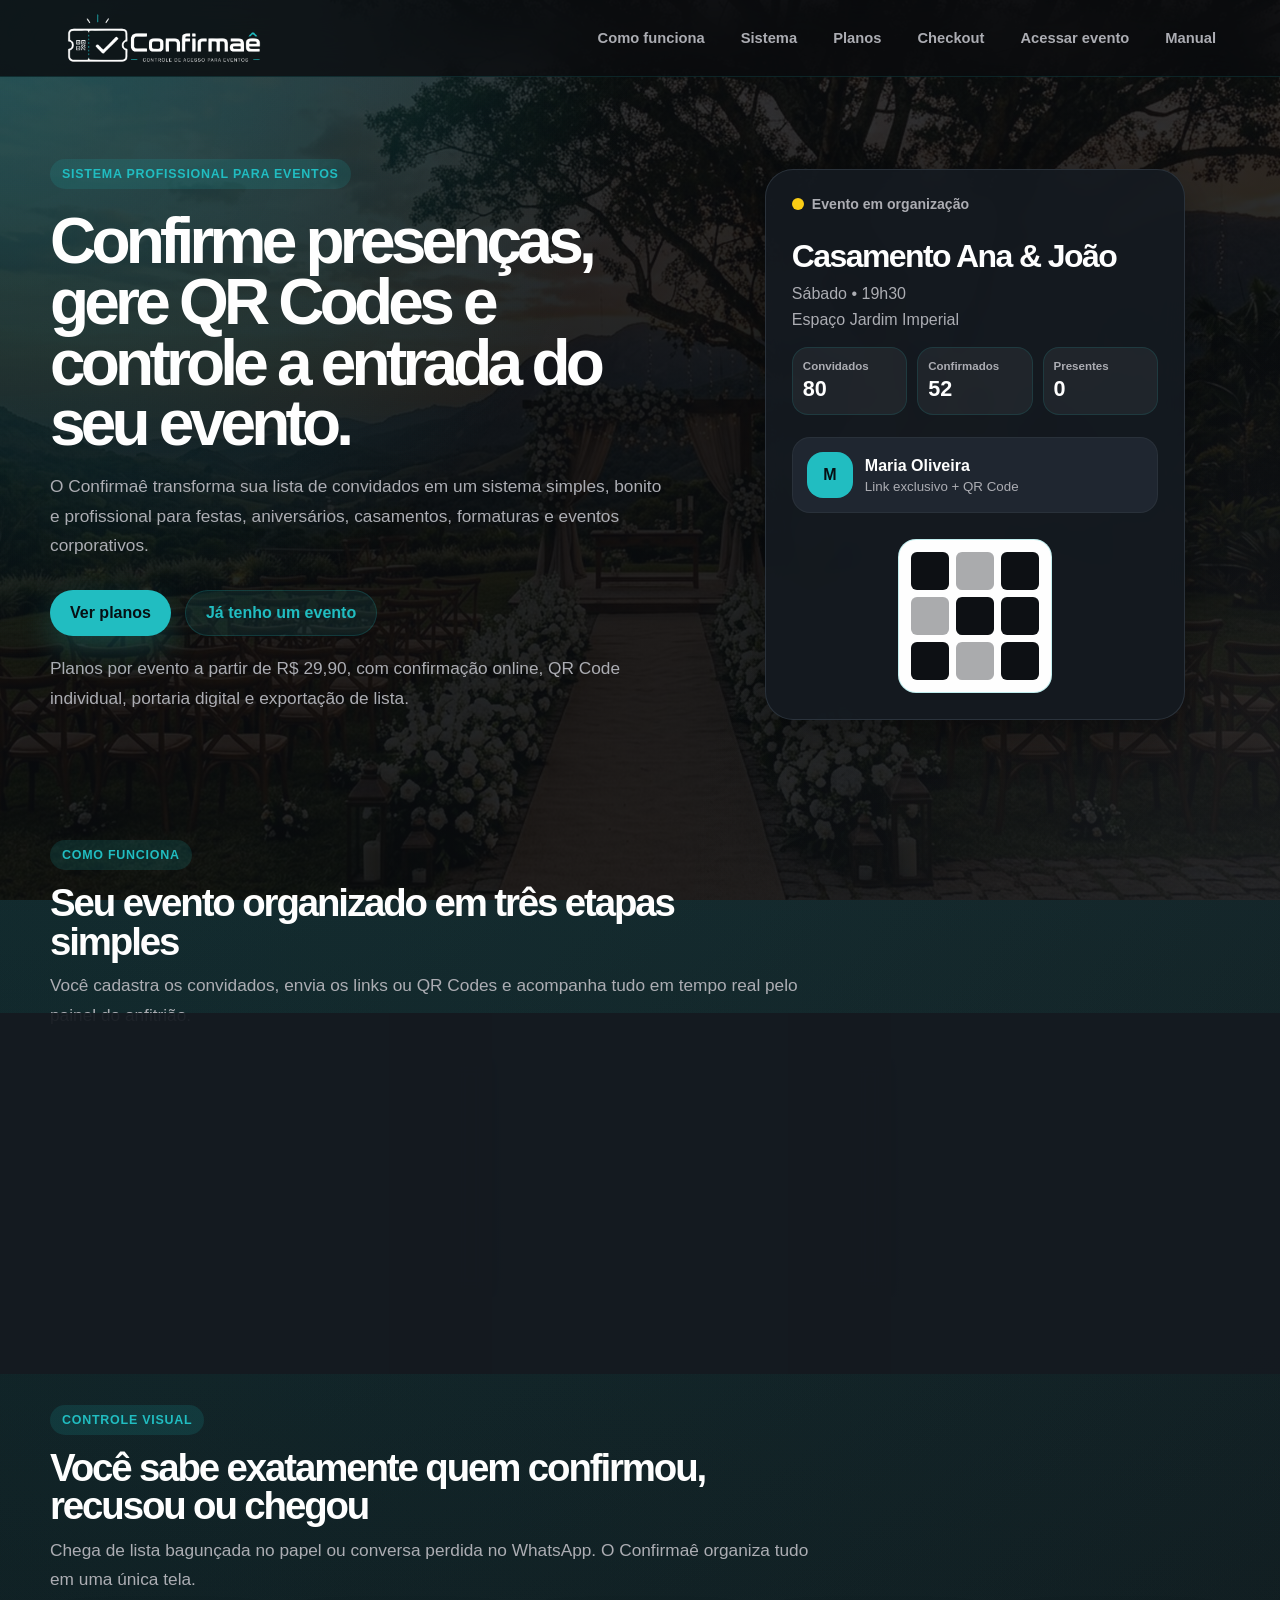
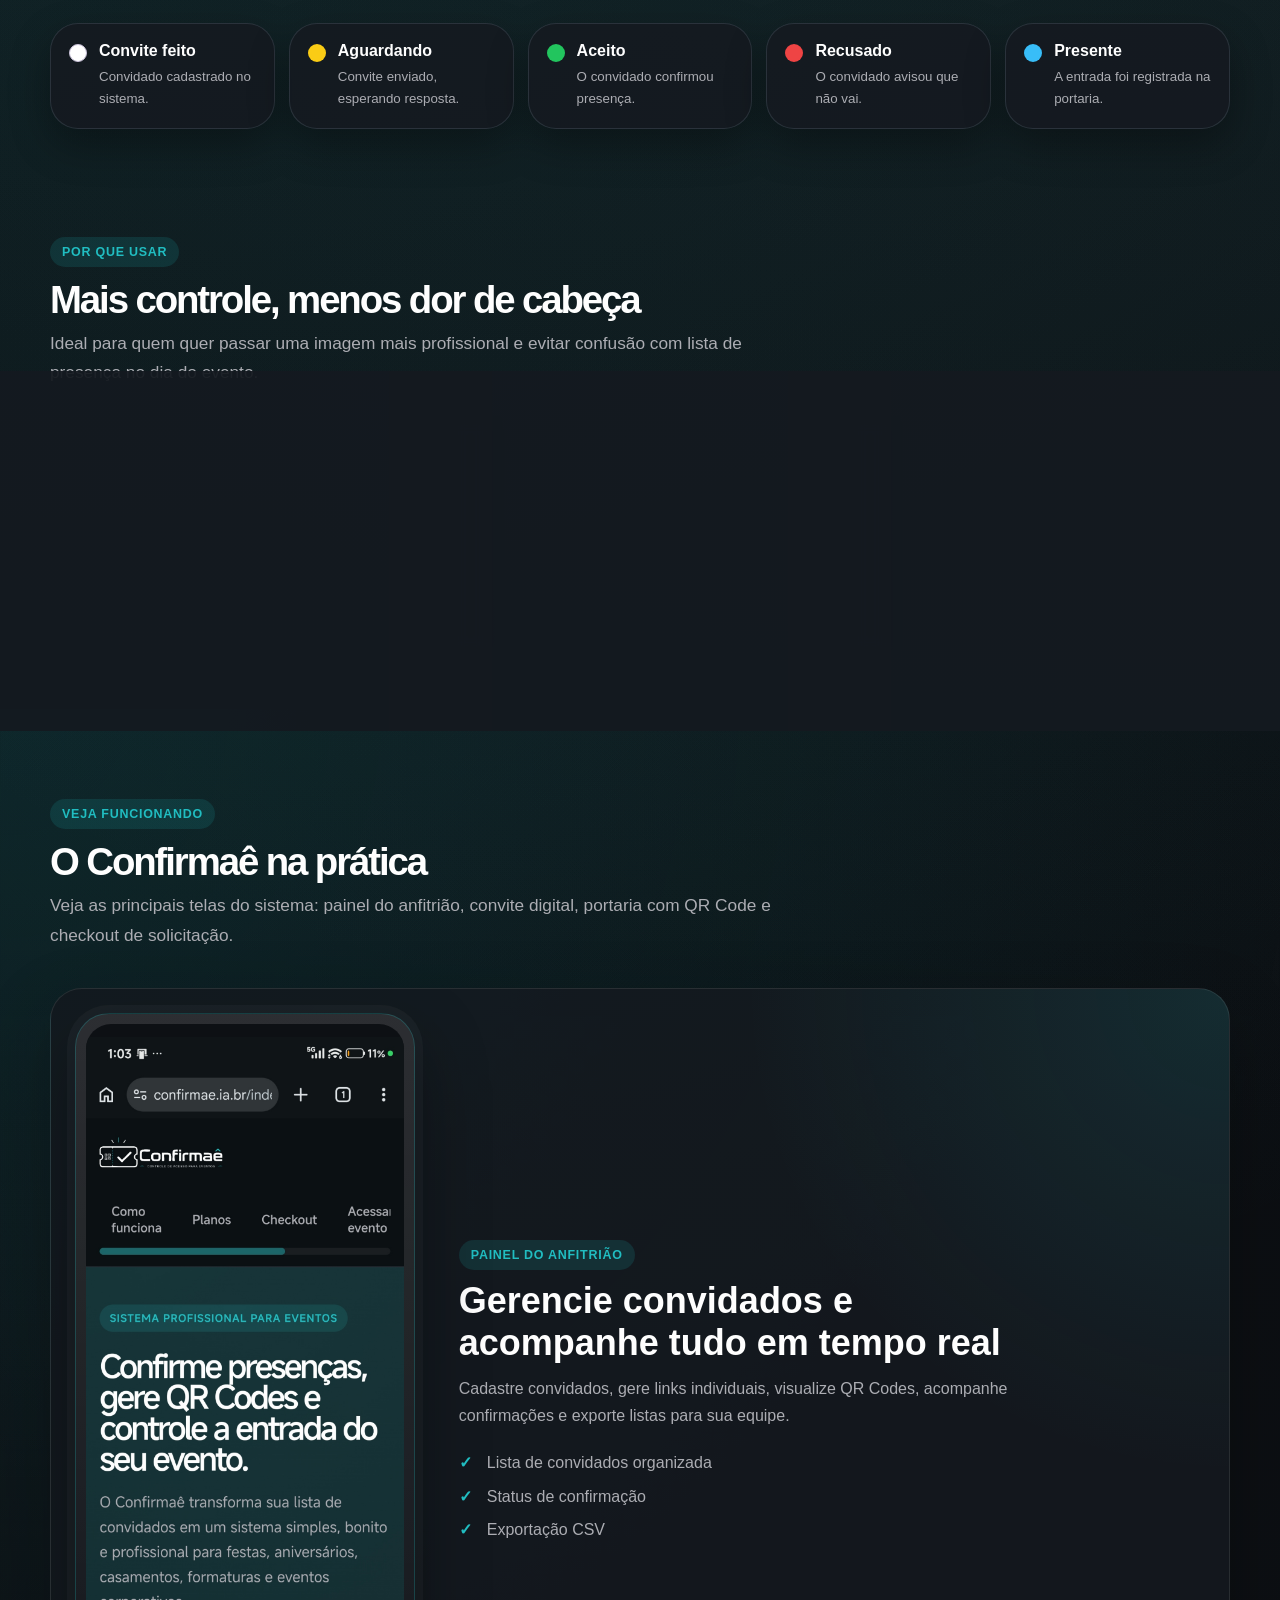
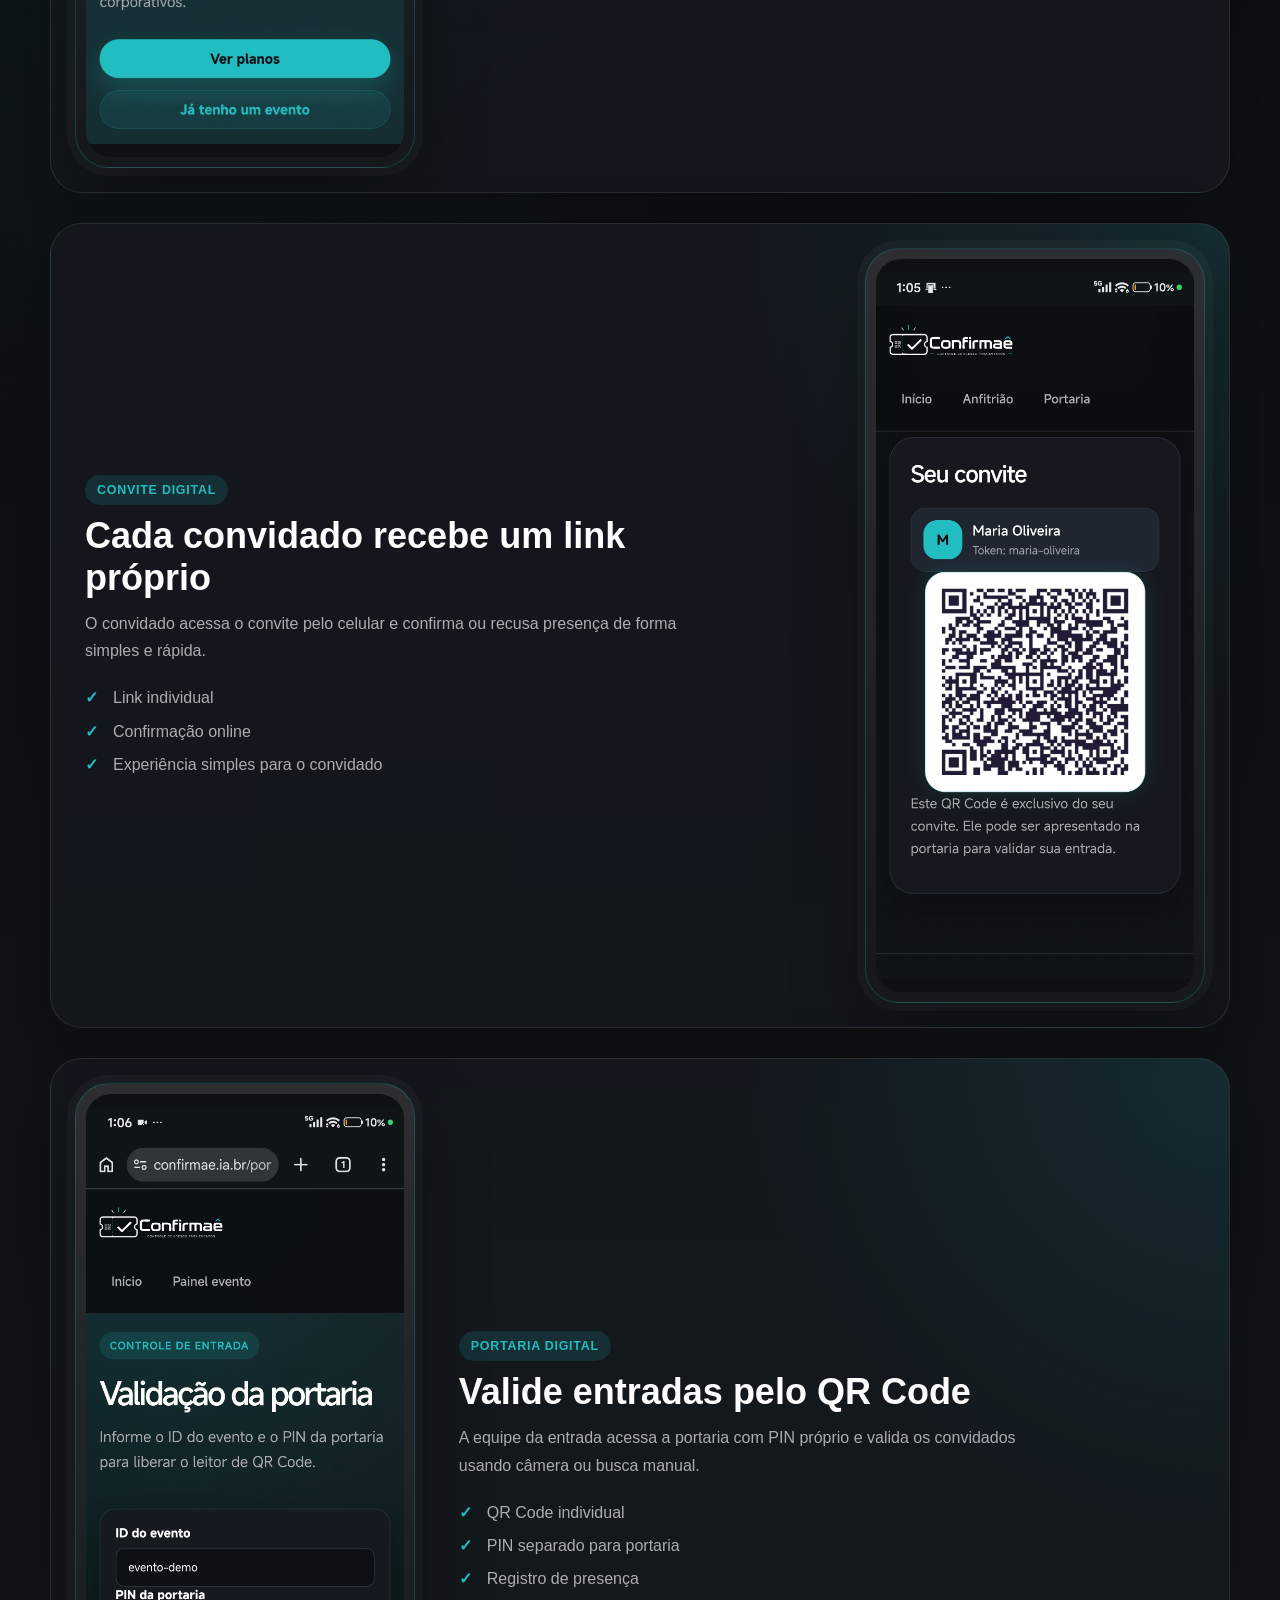
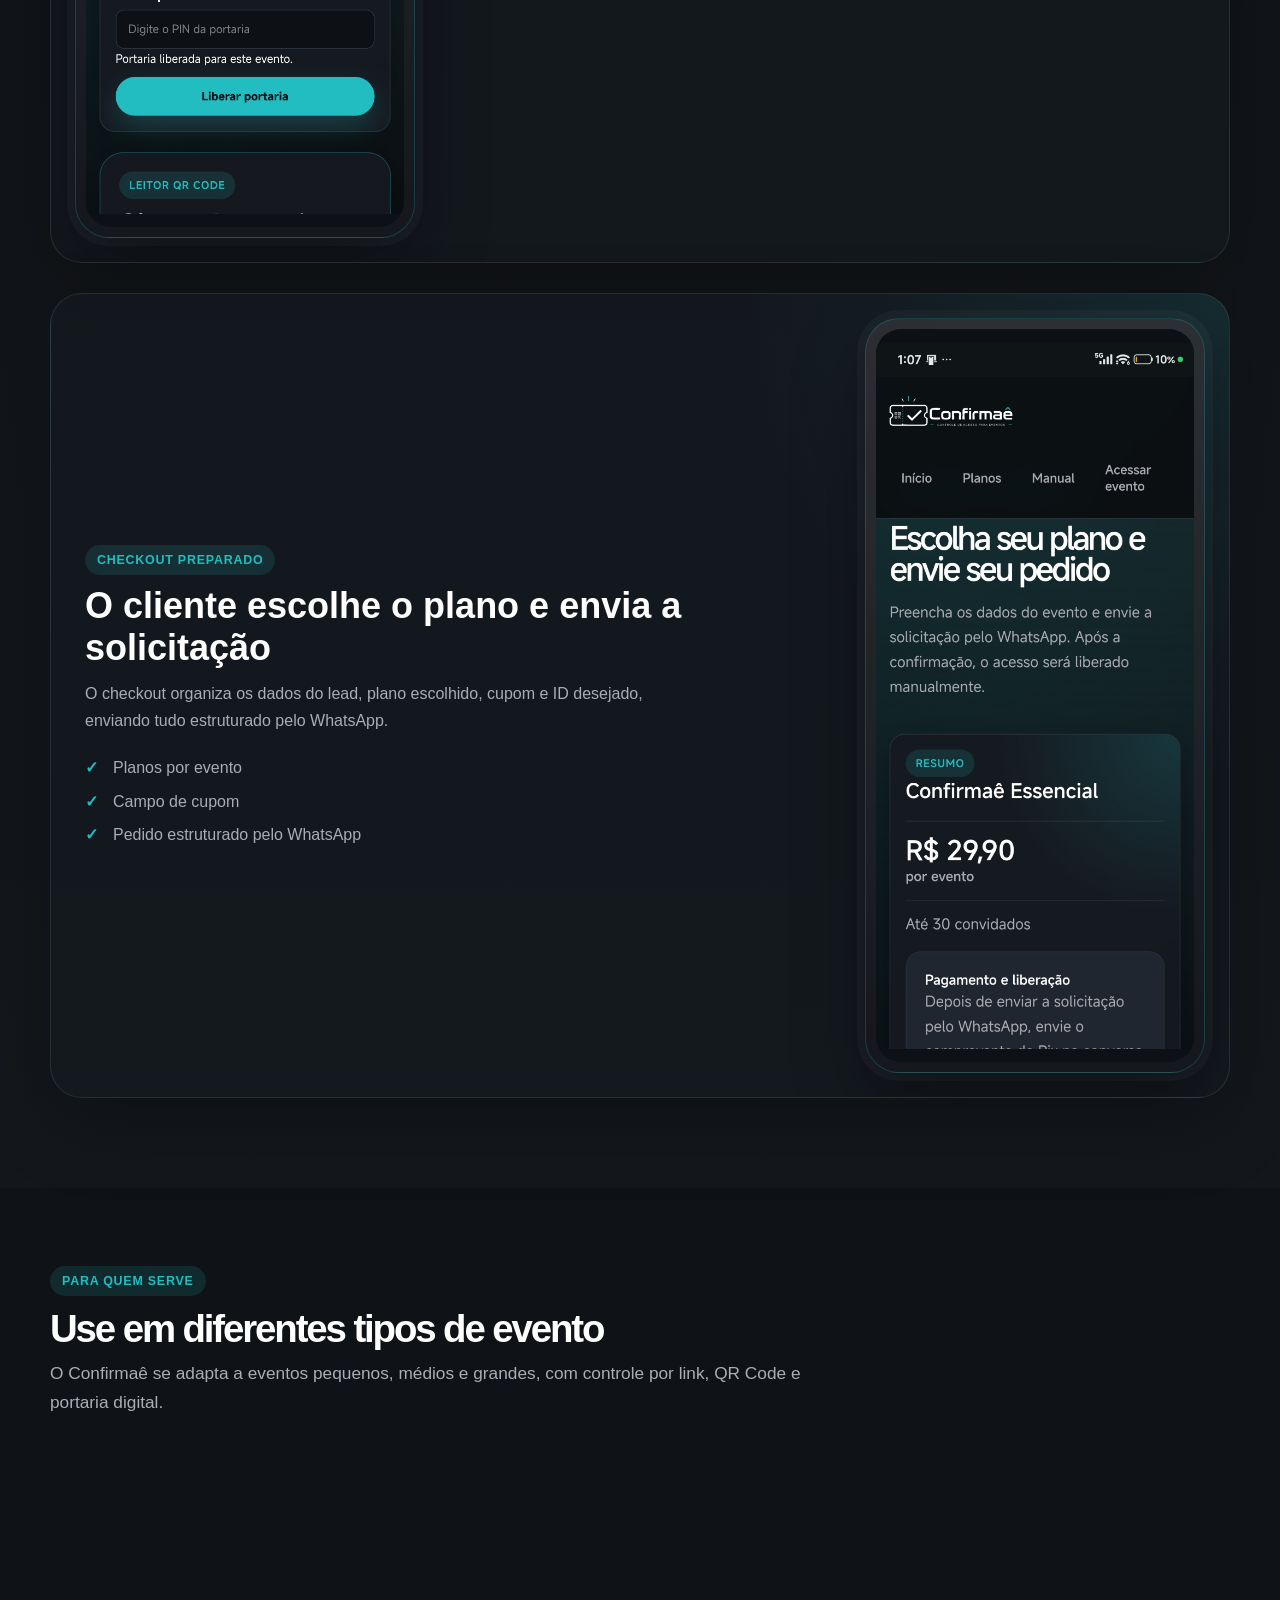
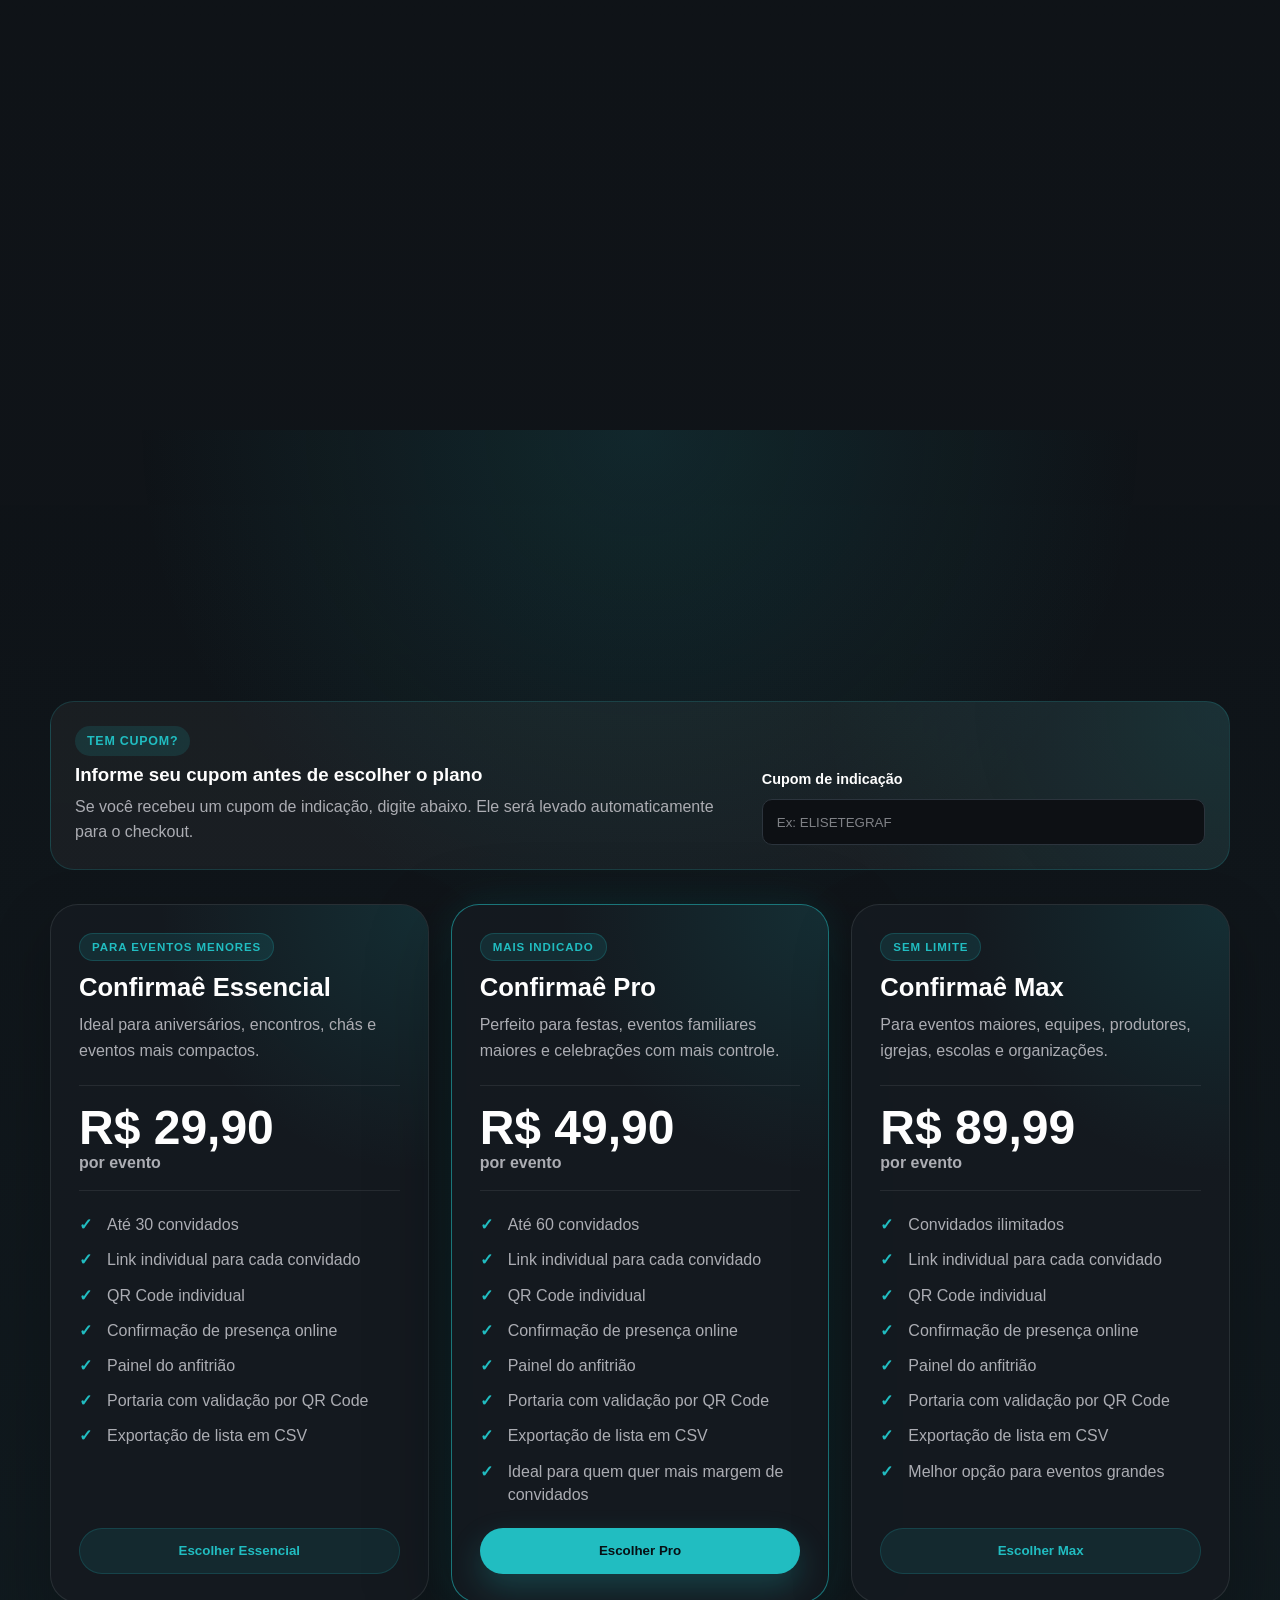
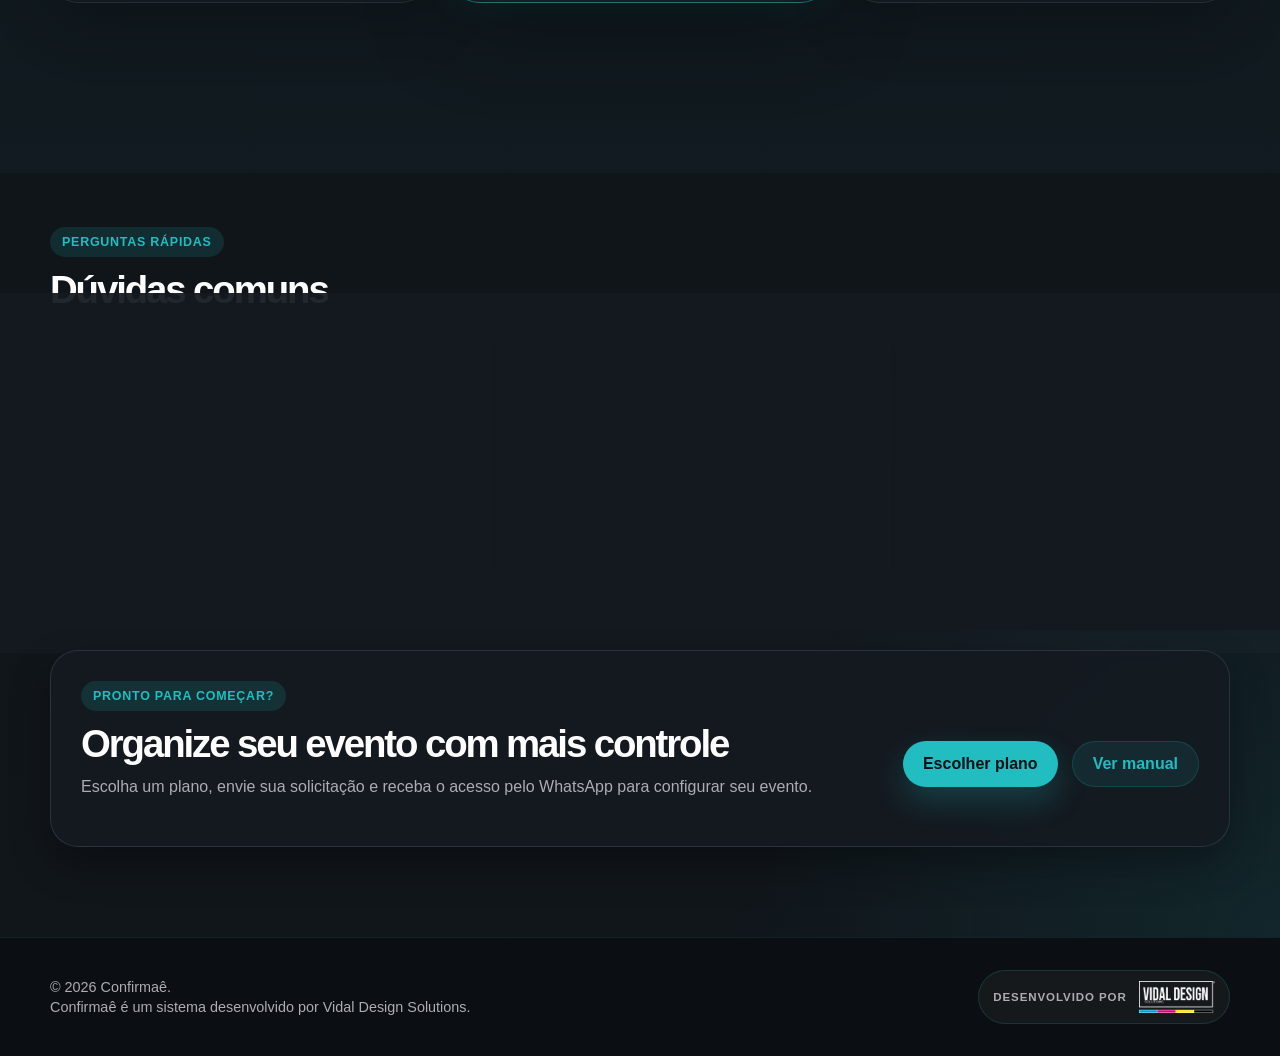
<file: index.html>
<!DOCTYPE html>
<html lang="pt-BR">
<head>
  <link rel="manifest" href="manifest.webmanifest" />
  <meta name="theme-color" content="#0D1014" />
  <meta name="mobile-web-app-capable" content="yes" />
  <meta name="apple-mobile-web-app-capable" content="yes" />
  <meta name="apple-mobile-web-app-title" content="Confirmaê" />
  <meta charset="UTF-8" />
  <meta name="viewport" content="width=device-width, initial-scale=1.0" />

  <title>Confirmaê | Confirmação de Presença com QR Code</title>
  <meta name="description" content="Confirmaê é um sistema web para confirmação de presença em festas, casamentos, aniversários e eventos com convite digital, QR Code e controle de portaria." />

  <link rel="icon" type="image/png" href="assets/img/confirmae-icon.png" />
  <link rel="apple-touch-icon" href="assets/img/confirmae-icon.png" />
  <link rel="stylesheet" href="assets/css/style.css" />
  <link rel="stylesheet" href="assets/css/style-v2.css" />
</head>

<body class="page-home">
  <header class="site-header">
    <div class="container header-content">
      <a href="index.html" class="brand" aria-label="Página inicial do Confirmaê">
        <span class="brand-icon">✓</span>
        <span class="brand-text">Confirmaê</span>
      </a>

      <nav class="main-nav" aria-label="Menu principal">
        <a href="#como-funciona">Como funciona</a>
        <a href="#sistema">Sistema</a>
        <a href="#contratar">Planos</a>
        <a href="checkout.html">Checkout</a>
        <a href="admin.html">Acessar evento</a> <!-- Porteiro -->
        <a href="manual.html">Manual</a>
      </nav>
    </div>
  </header>

  <main>
    <section class="hero-section">
      <div class="container hero-grid">
        <div class="hero-content reveal-up">
          <span class="eyebrow">Sistema profissional para eventos</span>
          <h1>Confirme presenças, gere QR Codes e controle a entrada do seu evento.</h1>
          <p>O Confirmaê transforma sua lista de convidados em um sistema simples, bonito e profissional para festas, aniversários, casamentos, formaturas e eventos corporativos.</p>
          <div class="hero-actions">
            <a href="#contratar" class="btn btn-primary">Ver planos</a>
            <a href="admin.html" class="btn btn-secondary">Já tenho um evento</a>
          </div>
          <p class="hero-note">Planos por evento a partir de R$ 29,90, com confirmação online, QR Code individual, portaria digital e exportação de lista.</p>
        </div>

        <aside class="hero-card reveal-up" aria-label="Resumo do evento exemplo">
          <div class="event-preview-card hero-system-card">
            <div class="event-preview-top">
              <span class="status-dot status-dot-waiting"></span>
              <span>Evento em organização</span>
            </div>
            <h2>Casamento Ana & João</h2>
            <p class="event-date">Sábado • 19h30</p>
            <p class="event-place">Espaço Jardim Imperial</p>
            <div class="hero-mini-stats">
              <div><span>Convidados</span><strong>80</strong></div>
              <div><span>Confirmados</span><strong>52</strong></div>
              <div><span>Presentes</span><strong>0</strong></div>
            </div>
            <div class="guest-preview">
              <span class="guest-avatar">M</span>
              <div><strong>Maria Oliveira</strong><small>Link exclusivo + QR Code</small></div>
            </div>
            <div class="fake-qr" aria-label="Representação visual de QR Code">
              <span></span><span></span><span></span><span></span><span></span><span></span><span></span><span></span><span></span>
            </div>
          </div>
        </aside>
      </div>
    </section>

    <section class="features-section" id="como-funciona">
      <div class="container">
        <div class="section-heading reveal-up">
          <span class="eyebrow">Como funciona</span>
          <h2>Seu evento organizado em três etapas simples</h2>
          <p>Você cadastra os convidados, envia os links ou QR Codes e acompanha tudo em tempo real pelo painel do anfitrião.</p>
        </div>
        <div class="features-grid">
          <article class="feature-card reveal-up">
            <div class="feature-icon">01</div>
            <h3>Cadastre os convidados</h3>
            <p>Adicione nome, telefone, e-mail e acompanhantes. Cada convidado recebe um convite individual com link próprio.</p>
          </article>
          <article class="feature-card reveal-up">
            <div class="feature-icon">02</div>
            <h3>Envie o convite</h3>
            <p>Copie o link ou baixe o QR Code de cada convidado para enviar pelo WhatsApp, arte do convite ou impressão.</p>
          </article>
          <article class="feature-card reveal-up">
            <div class="feature-icon">03</div>
            <h3>Controle a entrada</h3>
            <p>Na portaria, a equipe lê o QR Code, valida o convidado e marca a chegada automaticamente.</p>
          </article>
        </div>
      </div>
    </section>

    <section class="status-section">
      <div class="container">
        <div class="section-heading reveal-up">
          <span class="eyebrow">Controle visual</span>
          <h2>Você sabe exatamente quem confirmou, recusou ou chegou</h2>
          <p>Chega de lista bagunçada no papel ou conversa perdida no WhatsApp. O Confirmaê organiza tudo em uma única tela.</p>
        </div>
        <div class="status-grid">
          <article class="status-card status-created reveal-up"><span></span><div><strong>Convite feito</strong><small>Convidado cadastrado no sistema.</small></div></article>
          <article class="status-card status-waiting reveal-up"><span></span><div><strong>Aguardando</strong><small>Convite enviado, esperando resposta.</small></div></article>
          <article class="status-card status-accepted reveal-up"><span></span><div><strong>Aceito</strong><small>O convidado confirmou presença.</small></div></article>
          <article class="status-card status-declined reveal-up"><span></span><div><strong>Recusado</strong><small>O convidado avisou que não vai.</small></div></article>
          <article class="status-card status-present reveal-up"><span></span><div><strong>Presente</strong><small>A entrada foi registrada na portaria.</small></div></article>
        </div>
      </div>
    </section>

    <section class="features-section">
      <div class="container">
        <div class="section-heading reveal-up">
          <span class="eyebrow">Por que usar</span>
          <h2>Mais controle, menos dor de cabeça</h2>
          <p>Ideal para quem quer passar uma imagem mais profissional e evitar confusão com lista de presença no dia do evento.</p>
        </div>
        <div class="features-grid">
          <article class="feature-card reveal-up"><div class="feature-icon">✓</div><h3>Convite nominal</h3><p>Cada pessoa recebe um link único, evitando bagunça e facilitando a identificação no sistema.</p></article>
          <article class="feature-card reveal-up"><div class="feature-icon">QR</div><h3>QR Code individual</h3><p>O QR Code pode ser enviado pelo WhatsApp, usado na arte do convite ou impresso para apresentação na entrada.</p></article>
          <article class="feature-card reveal-up"><div class="feature-icon">VIP</div><h3>Portaria mais rápida</h3><p>A equipe valida a entrada sem procurar nome em papel, reduzindo fila e deixando o evento mais organizado.</p></article>
        </div>
      </div>
    </section>

    <section class="system-preview-section" id="sistema">
      <div class="container">
        <div class="section-heading reveal-up">
          <span class="eyebrow">Veja funcionando</span>
          <h2>O Confirmaê na prática</h2>
          <p>Veja as principais telas do sistema: painel do anfitrião, convite digital, portaria com QR Code e checkout de solicitação.</p>
        </div>
        <div class="system-showcase-list">
          <article class="system-showcase-card reveal-up">
            <div class="system-showcase-image"><img src="assets/img/mockup-painel.png" alt="Painel do anfitrião do Confirmaê" loading="lazy" /></div>
            <div class="system-showcase-content">
              <span class="eyebrow">Painel do anfitrião</span>
              <h3>Gerencie convidados e acompanhe tudo em tempo real</h3>
              <p>Cadastre convidados, gere links individuais, visualize QR Codes, acompanhe confirmações e exporte listas para sua equipe.</p>
              <ul class="showcase-feature-list"><li>Lista de convidados organizada</li><li>Status de confirmação</li><li>Exportação CSV</li></ul>
            </div>
          </article>
          <article class="system-showcase-card system-showcase-card-reverse reveal-up">
            <div class="system-showcase-image"><img src="assets/img/mockup-convite.png" alt="Convite digital individual do Confirmaê" loading="lazy" /></div>
            <div class="system-showcase-content">
              <span class="eyebrow">Convite digital</span>
              <h3>Cada convidado recebe um link próprio</h3>
              <p>O convidado acessa o convite pelo celular e confirma ou recusa presença de forma simples e rápida.</p>
              <ul class="showcase-feature-list"><li>Link individual</li><li>Confirmação online</li><li>Experiência simples para o convidado</li></ul>
            </div>
          </article>
          <article class="system-showcase-card reveal-up">
            <div class="system-showcase-image"><img src="assets/img/mockup-portaria.png" alt="Portaria digital do Confirmaê com QR Code" loading="lazy" /></div>
            <div class="system-showcase-content">
              <span class="eyebrow">Portaria digital</span>
              <h3>Valide entradas pelo QR Code</h3>
              <p>A equipe da entrada acessa a portaria com PIN próprio e valida os convidados usando câmera ou busca manual.</p>
              <ul class="showcase-feature-list"><li>QR Code individual</li><li>PIN separado para portaria</li><li>Registro de presença</li></ul>
            </div>
          </article>
          <article class="system-showcase-card system-showcase-card-reverse reveal-up">
            <div class="system-showcase-image"><img src="assets/img/mockup-checkout.png" alt="Checkout do Confirmaê para solicitação de plano" loading="lazy" /></div>
            <div class="system-showcase-content">
              <span class="eyebrow">Checkout preparado</span>
              <h3>O cliente escolhe o plano e envia a solicitação</h3>
              <p>O checkout organiza os dados do lead, plano escolhido, cupom e ID desejado, enviando tudo estruturado pelo WhatsApp.</p>
              <ul class="showcase-feature-list"><li>Planos por evento</li><li>Campo de cupom</li><li>Pedido estruturado pelo WhatsApp</li></ul>
            </div>
          </article>
        </div>
      </div>
    </section>

    <section class="event-types-section">
      <div class="container">
        <div class="section-heading reveal-up">
          <span class="eyebrow">Para quem serve</span>
          <h2>Use em diferentes tipos de evento</h2>
          <p>O Confirmaê se adapta a eventos pequenos, médios e grandes, com controle por link, QR Code e portaria digital.</p>
        </div>
        <div class="event-types-grid">
          <article class="event-type-card reveal-up"><span>💍</span><strong>Casamentos</strong></article>
          <article class="event-type-card reveal-up"><span>🎂</span><strong>Aniversários</strong></article>
          <article class="event-type-card reveal-up"><span>🎓</span><strong>Formaturas</strong></article>
          <article class="event-type-card reveal-up"><span>🏢</span><strong>Corporativos</strong></article>
          <article class="event-type-card reveal-up"><span>🎉</span><strong>Chás e festas</strong></article>
          <article class="event-type-card reveal-up"><span>🏫</span><strong>Escolas e igrejas</strong></article>
        </div>
      </div>
    </section>

    <section class="trust-section">
      <div class="container">
        <article class="trust-card reveal-up">
          <div>
            <span class="eyebrow">Beta com testes reais</span>
            <h2>Sistema em evolução, usado em eventos reais</h2>
            <p>O Confirmaê está em fase beta com testes reais para validar a experiência de anfitriões, convidados e equipes de portaria.</p>
          </div>
          <div class="trust-badges"><span>Sem app obrigatório</span><span>Controle por QR Code</span><span>Suporte direto no WhatsApp</span></div>
        </article>
      </div>
    </section>

    <section class="pricing-section" id="contratar">
      <div class="container">
        <div class="section-heading reveal-up">
          <span class="eyebrow">Planos por evento</span>
          <h2>Escolha o plano ideal para o seu evento</h2>
          <p>O Confirmaê é contratado por evento. Escolha o plano de acordo com a quantidade de convidados que deseja cadastrar.</p>
        </div>
        <div class="pricing-coupon-box reveal-up">
          <div>
            <span class="eyebrow">Tem cupom?</span>
            <h3>Informe seu cupom antes de escolher o plano</h3>
            <p>Se você recebeu um cupom de indicação, digite abaixo. Ele será levado automaticamente para o checkout.</p>
          </div>
          <div class="form-group">
            <label for="homeCouponInput">Cupom de indicação</label>
            <input type="text" id="homeCouponInput" placeholder="Ex: ELISETEGRAF" />
          </div>
        </div>
        <div class="pricing-grid">
          <article class="pricing-card reveal-up">
            <div class="pricing-card-header"><span class="pricing-badge">Para eventos menores</span><h3>Confirmaê Essencial</h3><p>Ideal para aniversários, encontros, chás e eventos mais compactos.</p></div>
            <div class="pricing-price"><strong>R$ 29,90</strong><span>por evento</span></div>
            <ul class="pricing-features"><li>Até 30 convidados</li><li>Link individual para cada convidado</li><li>QR Code individual</li><li>Confirmação de presença online</li><li>Painel do anfitrião</li><li>Portaria com validação por QR Code</li><li>Exportação de lista em CSV</li></ul>
            <button type="button" class="btn btn-secondary pricing-button" data-checkout-plan="essential">Escolher Essencial</button>
          </article>
          <article class="pricing-card pricing-card-featured reveal-up">
            <div class="pricing-card-header"><span class="pricing-badge">Mais indicado</span><h3>Confirmaê Pro</h3><p>Perfeito para festas, eventos familiares maiores e celebrações com mais controle.</p></div>
            <div class="pricing-price"><strong>R$ 49,90</strong><span>por evento</span></div>
            <ul class="pricing-features"><li>Até 60 convidados</li><li>Link individual para cada convidado</li><li>QR Code individual</li><li>Confirmação de presença online</li><li>Painel do anfitrião</li><li>Portaria com validação por QR Code</li><li>Exportação de lista em CSV</li><li>Ideal para quem quer mais margem de convidados</li></ul>
            <button type="button" class="btn btn-primary pricing-button" data-checkout-plan="pro">Escolher Pro</button>
          </article>
          <article class="pricing-card reveal-up">
            <div class="pricing-card-header"><span class="pricing-badge">Sem limite</span><h3>Confirmaê Max</h3><p>Para eventos maiores, equipes, produtores, igrejas, escolas e organizações.</p></div>
            <div class="pricing-price"><strong>R$ 89,99</strong><span>por evento</span></div>
            <ul class="pricing-features"><li>Convidados ilimitados</li><li>Link individual para cada convidado</li><li>QR Code individual</li><li>Confirmação de presença online</li><li>Painel do anfitrião</li><li>Portaria com validação por QR Code</li><li>Exportação de lista em CSV</li><li>Melhor opção para eventos grandes</li></ul>
            <button type="button" class="btn btn-secondary pricing-button" data-checkout-plan="max">Escolher Max</button>
          </article>
        </div>
        <div class="pricing-note reveal-up">
          <strong>Todos os planos incluem:</strong>
          <span>painel do anfitrião, confirmação online, QR Code individual, portaria digital, exportação CSV e suporte para liberação do evento.</span>
        </div>
      </div>
    </section>

    <section class="features-section">
      <div class="container">
        <div class="section-heading reveal-up"><span class="eyebrow">Perguntas rápidas</span><h2>Dúvidas comuns</h2></div>
        <div class="features-grid">
          <article class="feature-card reveal-up"><div class="feature-icon">?</div><h3>Preciso instalar aplicativo?</h3><p>Não precisa baixar pela loja. O Confirmaê funciona pelo navegador e também pode ser instalado no celular como app.</p></article>
          <article class="feature-card reveal-up"><div class="feature-icon">R$</div><h3>Tem mensalidade?</h3><p>Não. A contratação é por evento, conforme o plano escolhido.</p></article>
          <article class="feature-card reveal-up"><div class="feature-icon">⚡</div><h3>Como recebo acesso?</h3><p>Após o pagamento e envio do comprovante, o ID do seu evento é liberado manualmente com PIN do painel e PIN da portaria.</p></article>
        </div>
      </div>
    </section>

    <section class="final-cta-section">
      <div class="container">
        <article class="next-step-card final-cta-card reveal-up">
          <div>
            <span class="eyebrow">Pronto para começar?</span>
            <h2>Organize seu evento com mais controle</h2>
            <p>Escolha um plano, envie sua solicitação e receba o acesso pelo WhatsApp para configurar seu evento.</p>
          </div>
          <div class="hero-actions">
            <a href="#contratar" class="btn btn-primary">Escolher plano</a>
            <a href="manual.html" class="btn btn-secondary">Ver manual</a>
          </div>
        </article>
      </div>
    </section>
  </main>

  <footer class="site-footer">
    <div class="container footer-content footer-content-branded">
      <div class="footer-brand-note">
        <p>© 2026 Confirmaê.</p>
        <p>Confirmaê é um sistema desenvolvido por Vidal Design Solutions.</p>
      </div>
      <a href="http://www.vidaldesignsolutions.com.br" class="developer-badge" target="_blank" rel="noopener" aria-label="Acessar site da Vidal Design Solutions">
        <span>Desenvolvido por</span>
        <img src="assets/img/vidal-design-logo.png" alt="Vidal Design Solutions" />
      </a>
    </div>
  </footer>

  <script src="assets/js/theme.js"></script>
  <script>
    function normalizeCoupon(value) {
      return String(value || "").trim().toUpperCase().normalize("NFD").replace(/[\u0300-\u036f]/g, "").replace(/[^A-Z0-9_-]/g, "");
    }
    function goToCheckout(planId) {
      const couponInput = document.getElementById("homeCouponInput");
      const coupon = normalizeCoupon(couponInput ? couponInput.value : "");
      const params = new URLSearchParams();
      params.set("plano", planId);
      if (coupon) params.set("cupom", coupon);
      window.location.href = "checkout.html?" + params.toString();
    }
    document.querySelectorAll("[data-checkout-plan]").forEach((button) => {
      button.addEventListener("click", () => goToCheckout(button.getAttribute("data-checkout-plan")));
    });
  </script>
  <script src="assets/js/animations.js"></script>
  <script src="assets/js/pwa.js"></script>
</body>
</html>
</file>
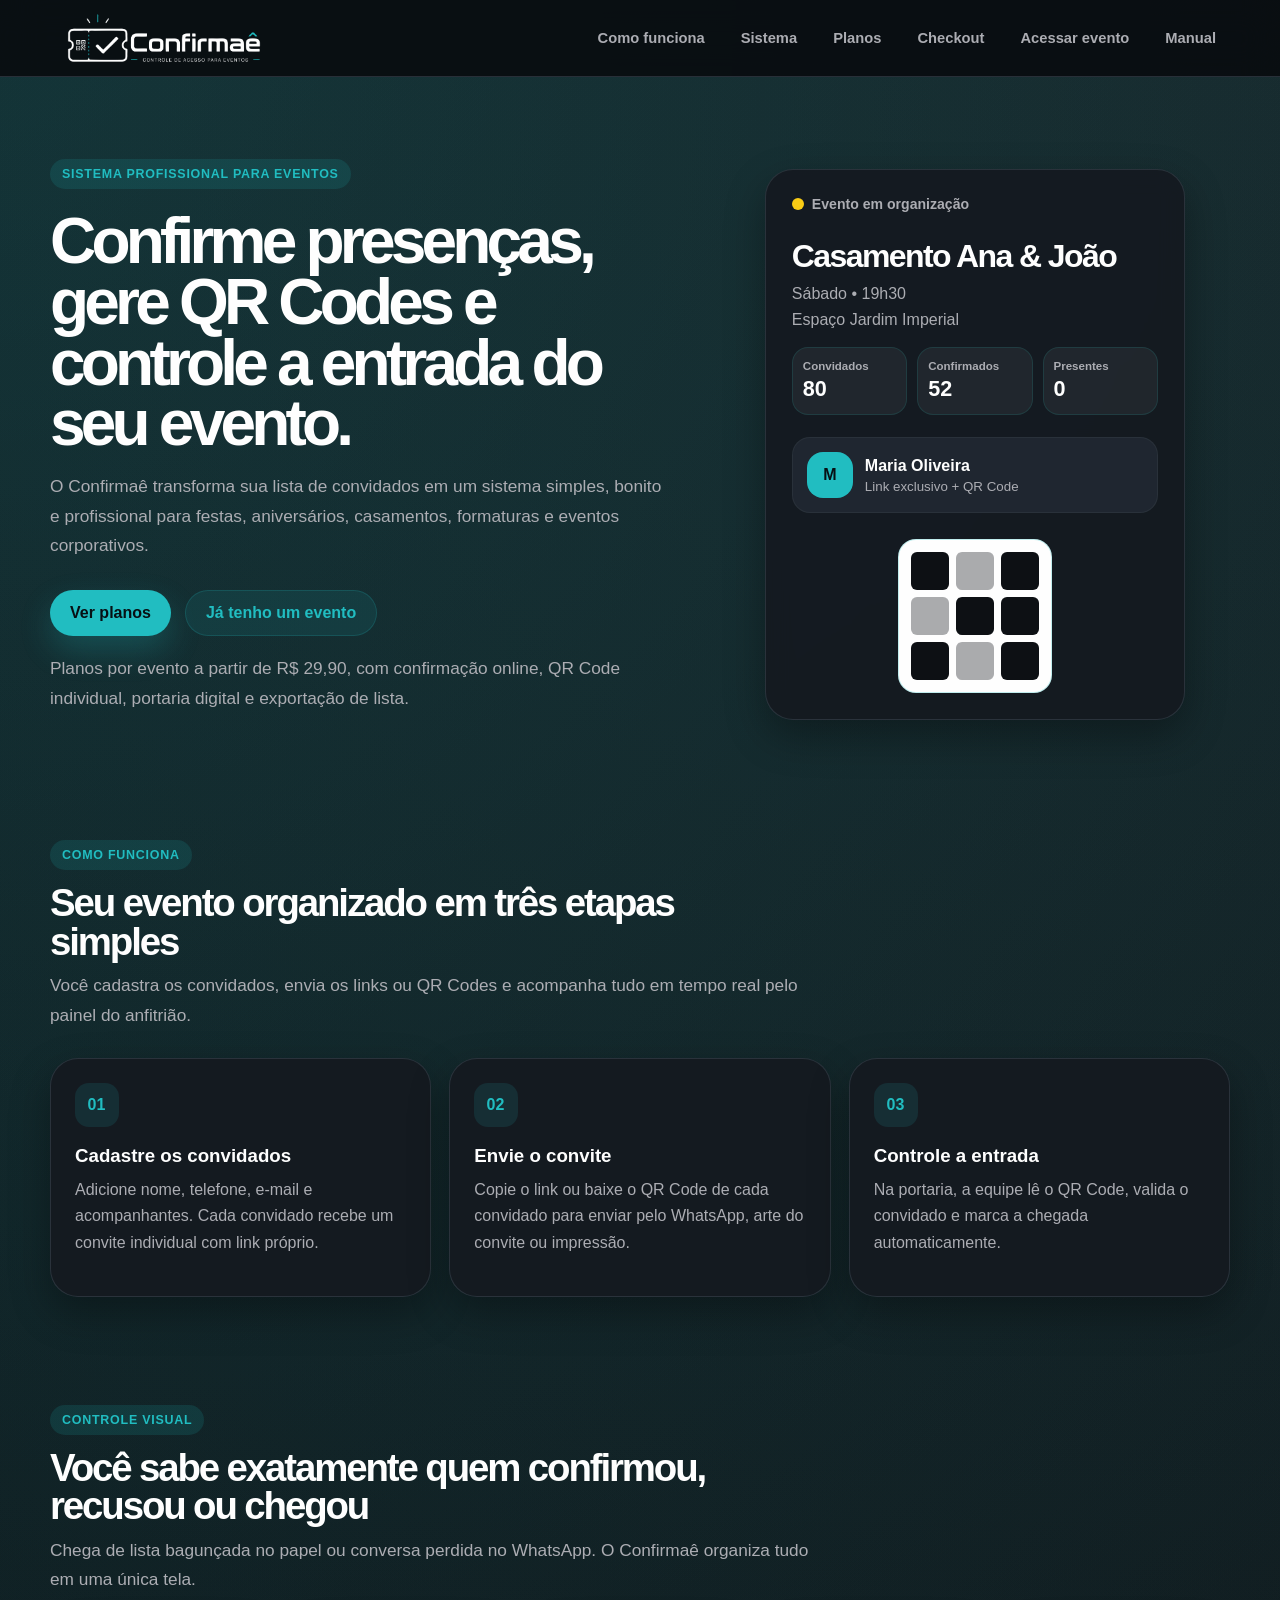
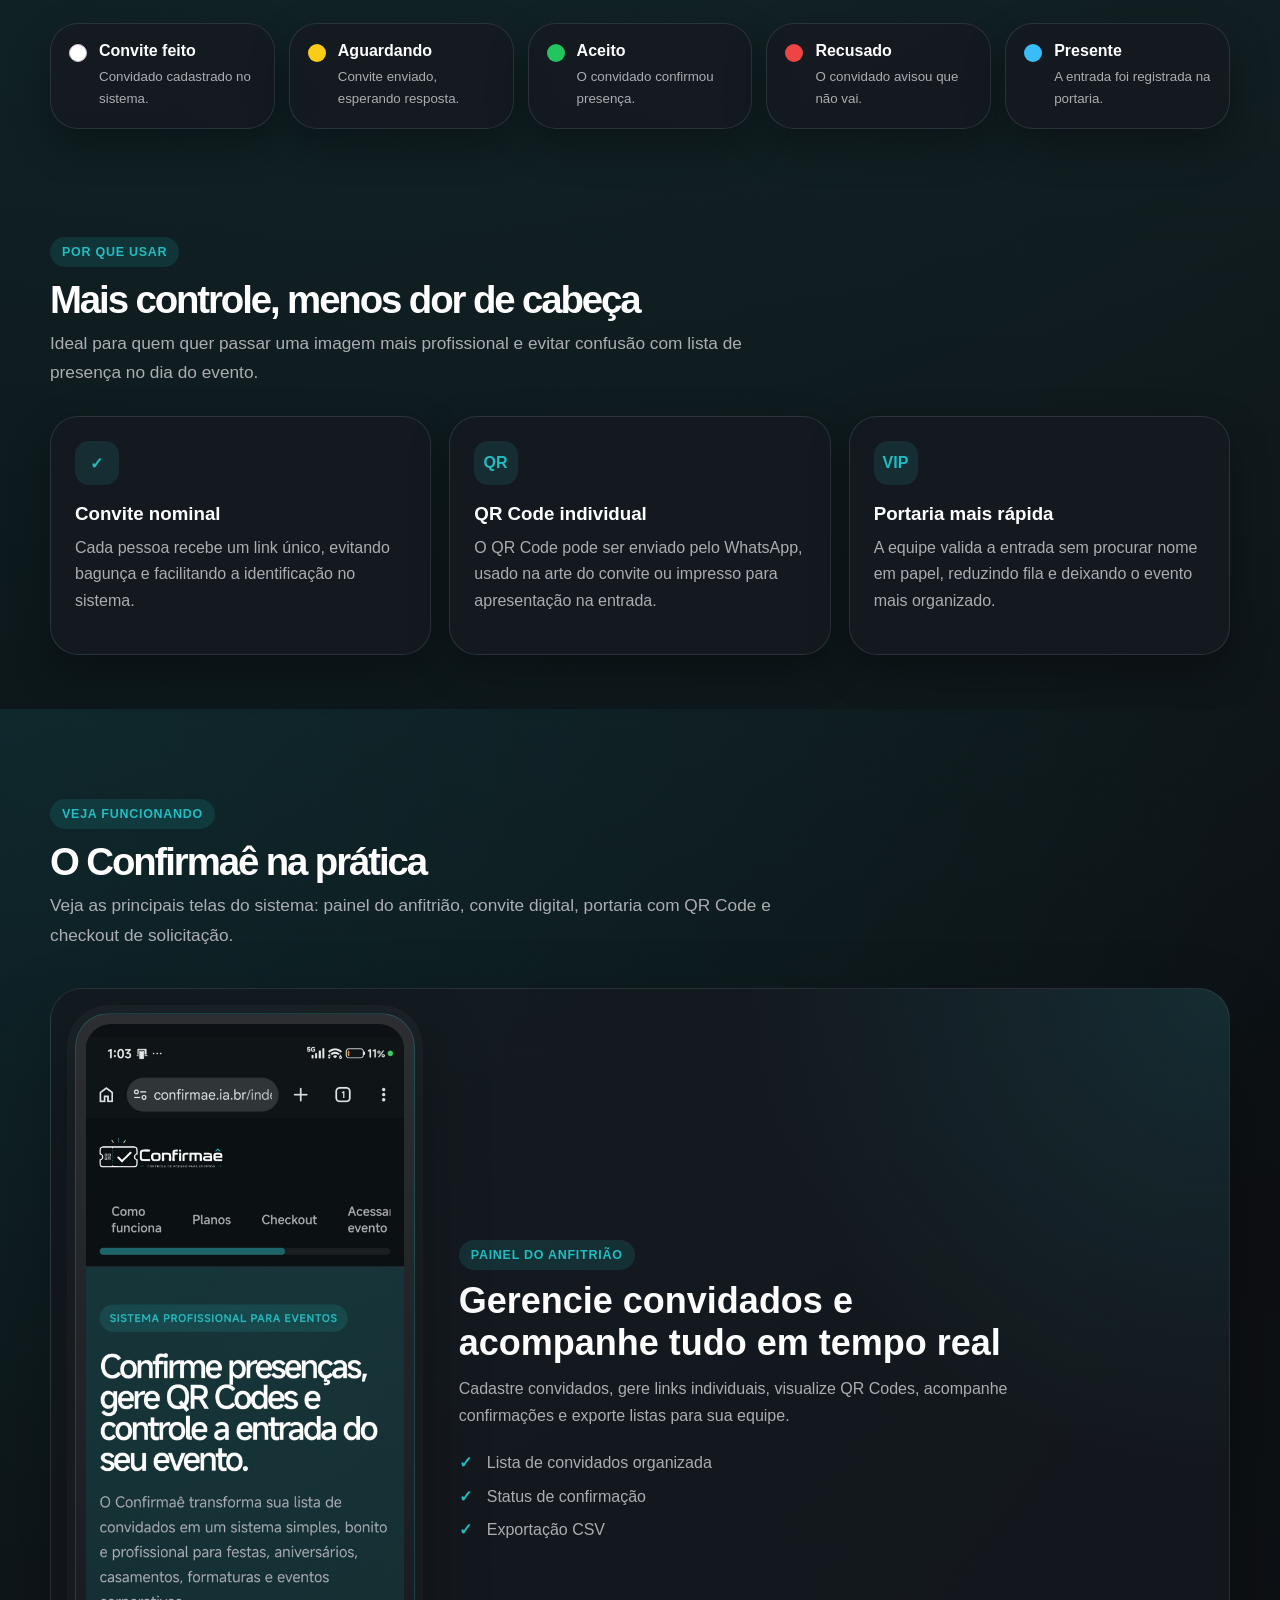
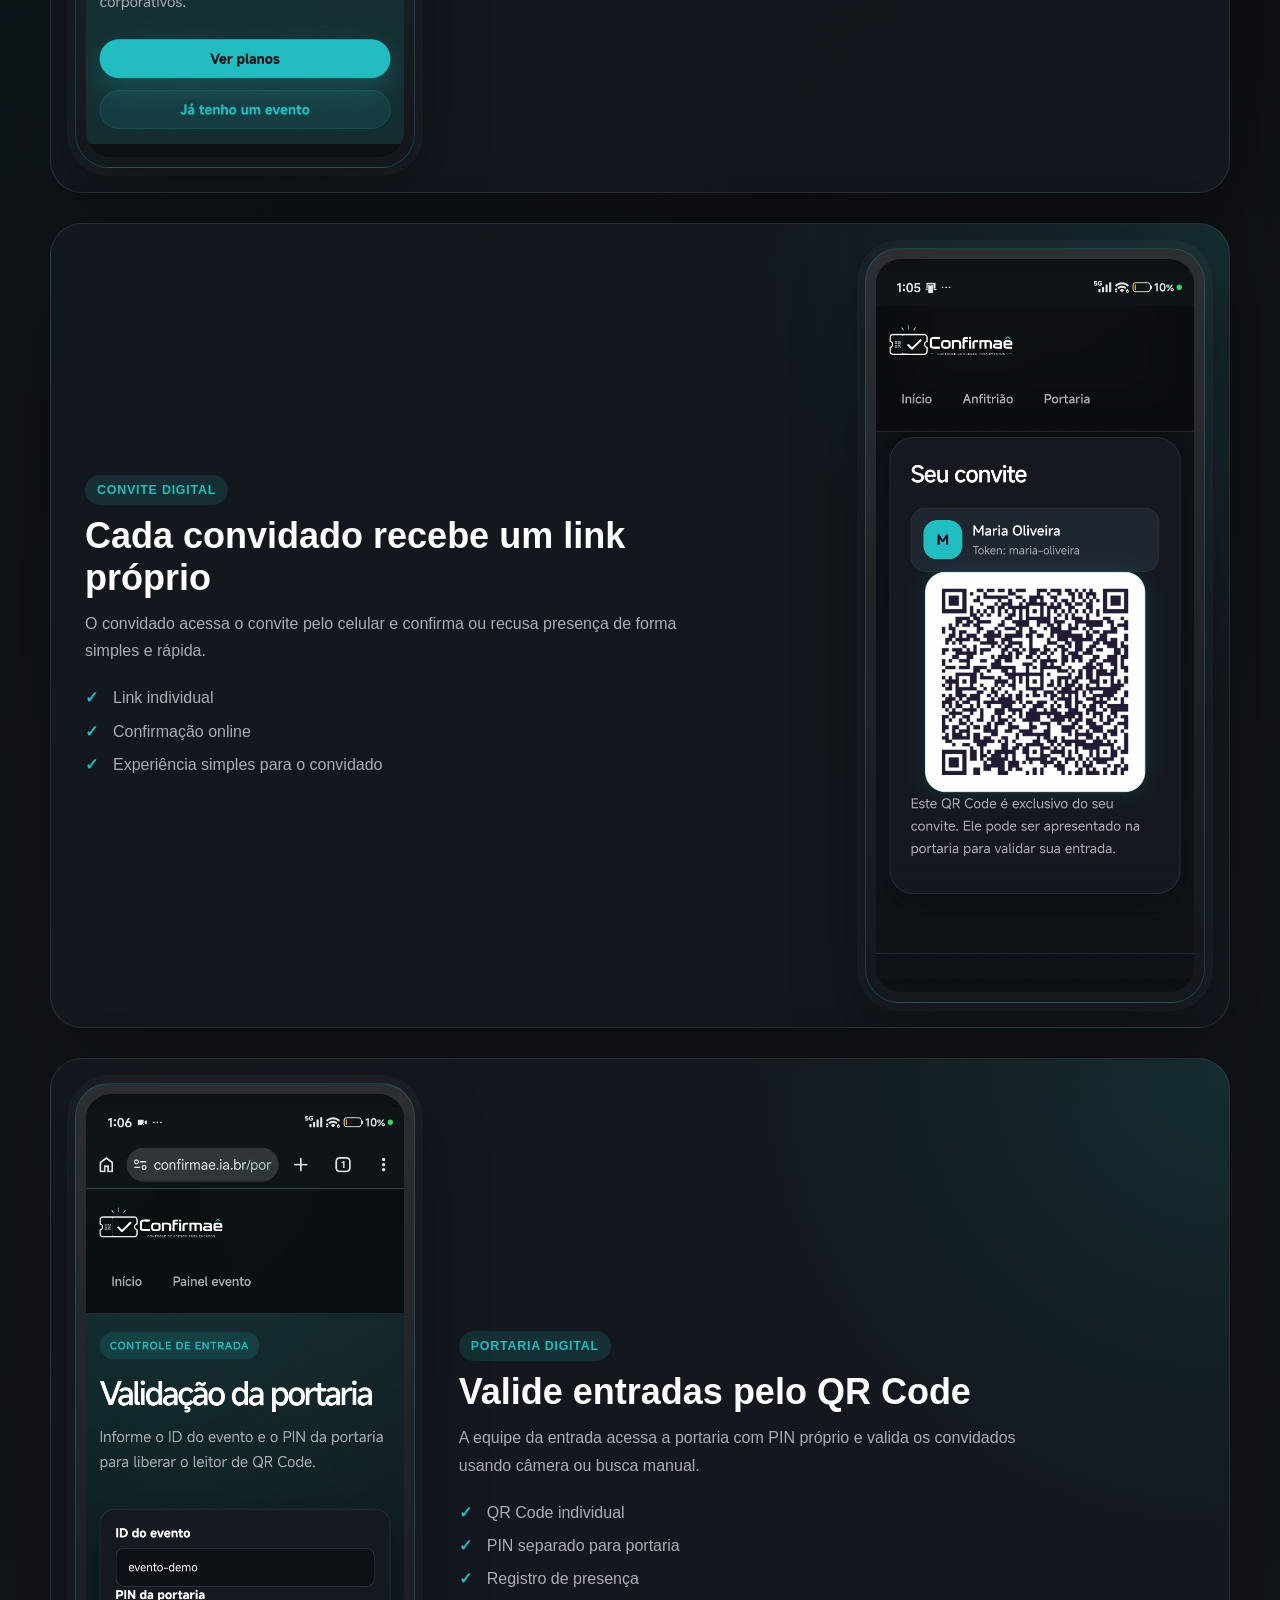
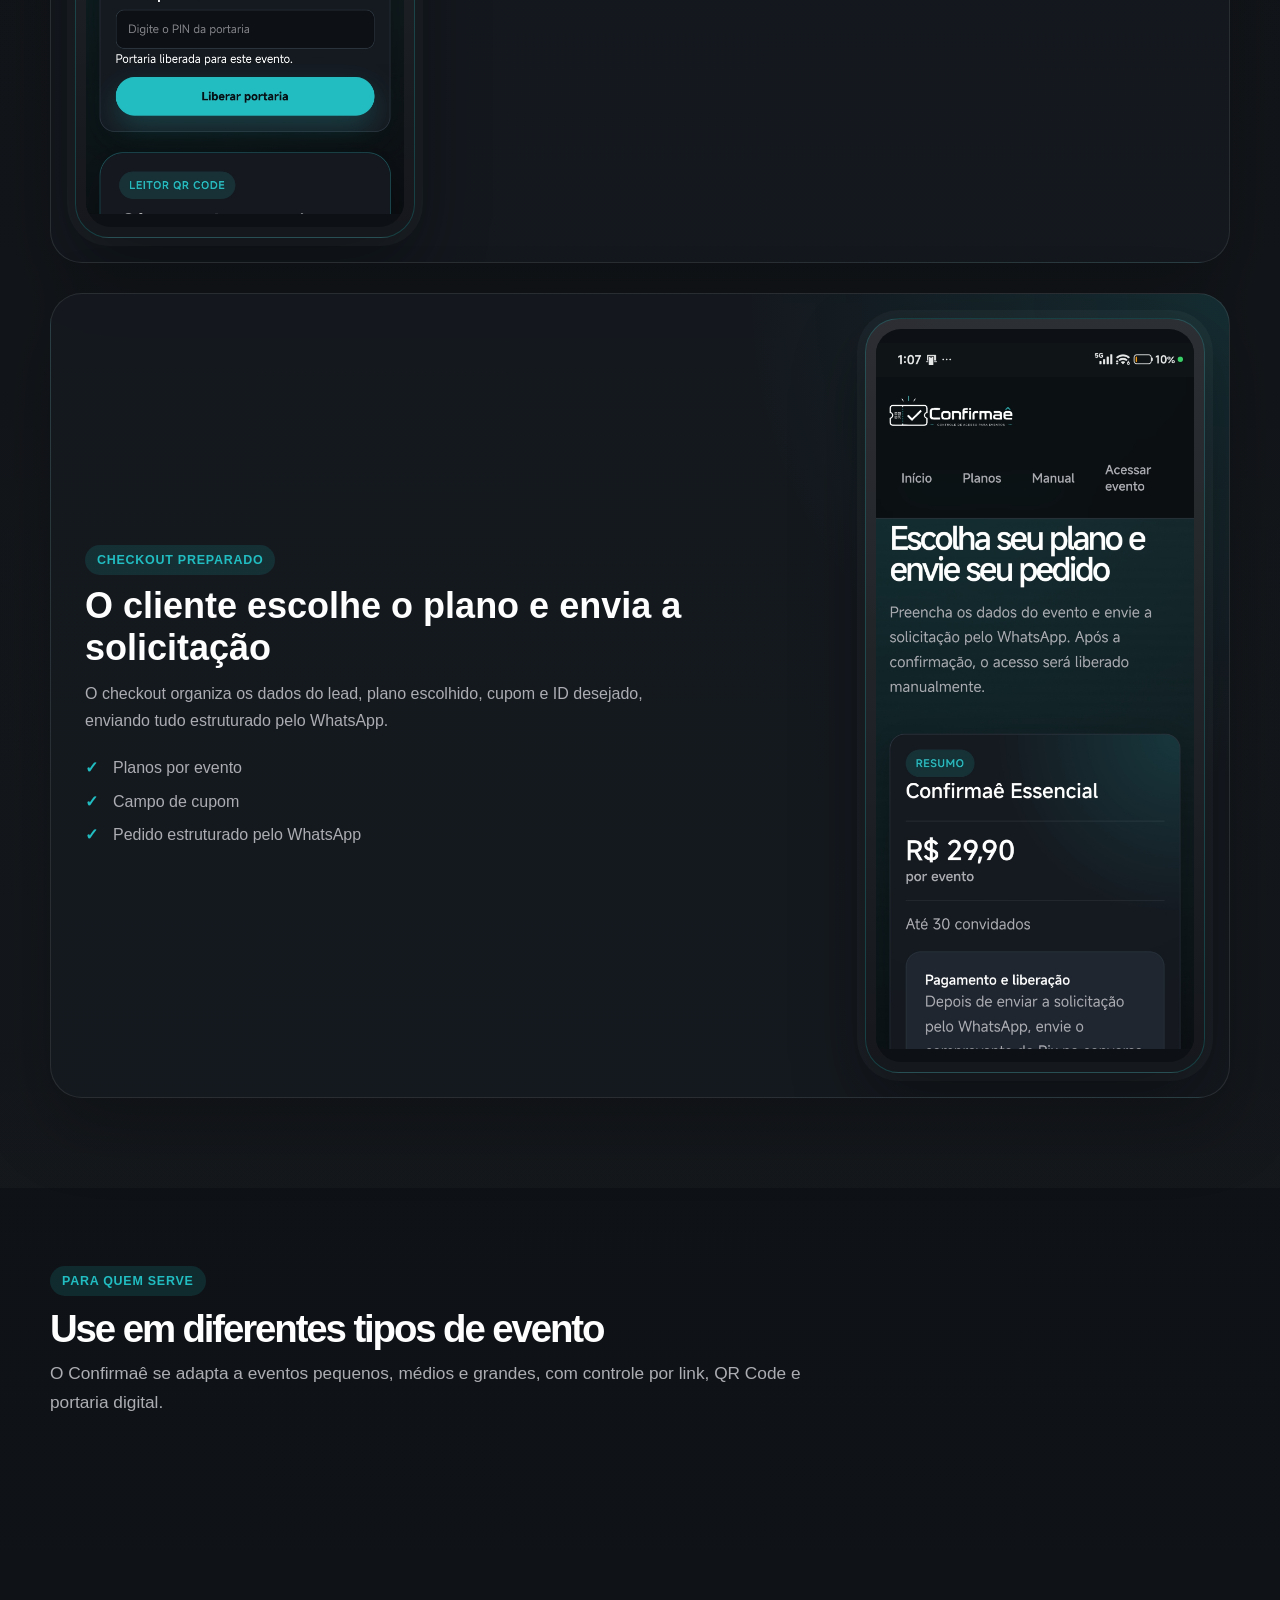
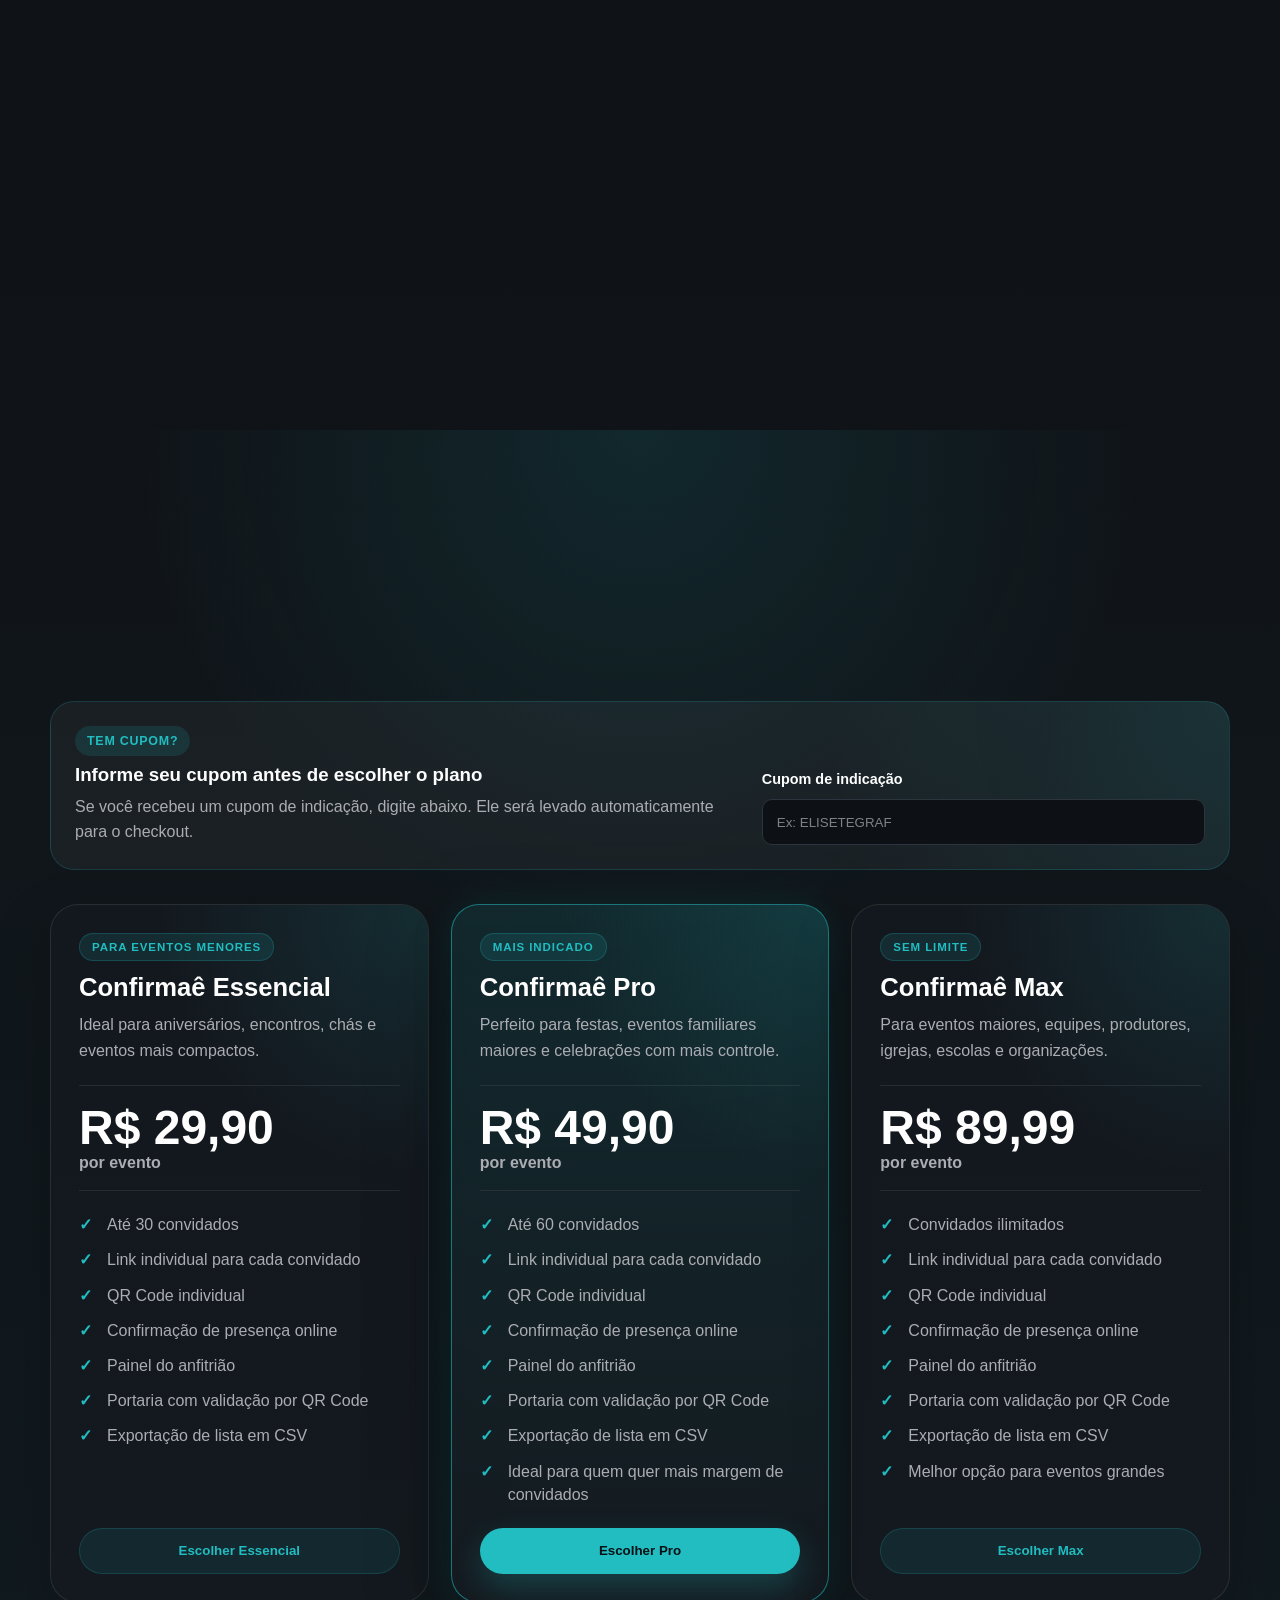
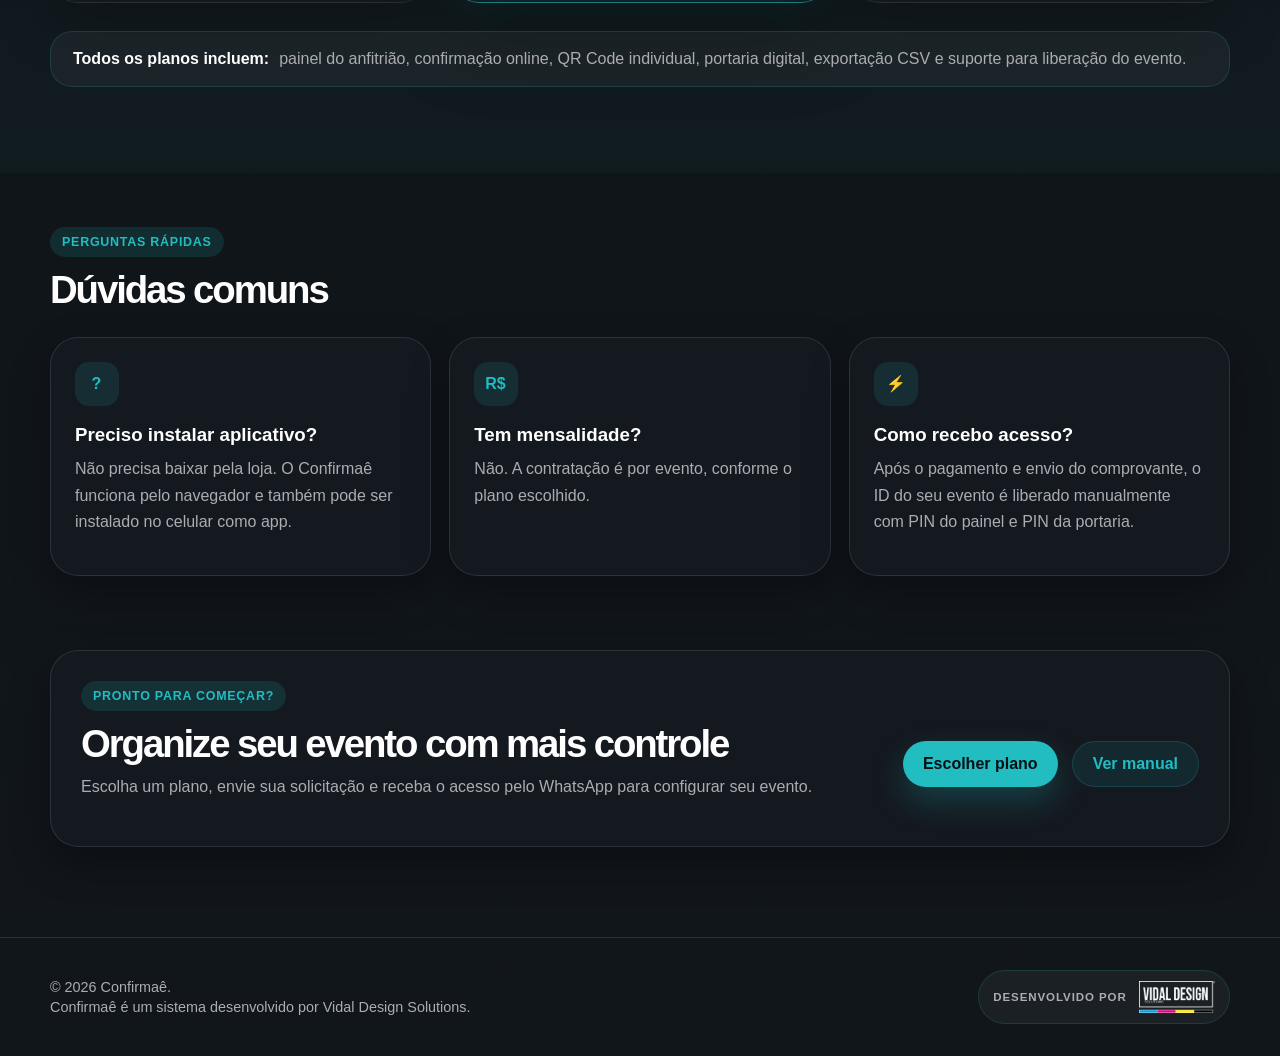
<file: v1/index.html>
<!DOCTYPE html>
<html lang="pt-BR">
<head>
  <link rel="manifest" href="manifest.webmanifest" />
  <meta name="theme-color" content="#0D1014" />
  <meta name="mobile-web-app-capable" content="yes" />
  <meta name="apple-mobile-web-app-capable" content="yes" />
  <meta name="apple-mobile-web-app-title" content="Confirmaê" />

  <meta charset="UTF-8" />
  <meta name="viewport" content="width=device-width, initial-scale=1.0" />

  <title>Confirmaê | Confirmação de Presença com QR Code</title>

  <meta
    name="description"
    content="Confirmaê é um sistema web para confirmação de presença em festas, casamentos, aniversários e eventos com convite digital, QR Code e controle de portaria."
  />

  <link rel="icon" type="image/png" href="assets/img/confirmae-icon.png" />
  <link rel="apple-touch-icon" href="assets/img/confirmae-icon.png" />
  <link rel="stylesheet" href="assets/css/style.css?v=visual-1" />
</head>

<body class="page-home">
  <header class="site-header">
    <div class="container header-content">
      <a href="index.html" class="brand" aria-label="Página inicial do Confirmaê">
        <span class="brand-icon">✓</span>
        <span class="brand-text">Confirmaê</span>
      </a>

      <nav class="main-nav" aria-label="Menu principal">
        <a href="#como-funciona">Como funciona</a>
        <a href="#sistema">Sistema</a>
        <a href="#contratar">Planos</a>
        <a href="checkout.html">Checkout</a>
        <a href="admin.html">Acessar evento</a>
        <a href="manual.html">Manual</a>
      </nav>
    </div>
  </header>

  <main>
    <section class="hero-section">
      <div class="container hero-grid">
        <div class="hero-content reveal-up">
          <span class="eyebrow">Sistema profissional para eventos</span>

          <h1>
            Confirme presenças, gere QR Codes e controle a entrada do seu evento.
          </h1>

          <p>
            O Confirmaê transforma sua lista de convidados em um sistema simples,
            bonito e profissional para festas, aniversários, casamentos, formaturas
            e eventos corporativos.
          </p>

          <div class="hero-actions">
            <a href="#contratar" class="btn btn-primary">Ver planos</a>
            <a href="admin.html" class="btn btn-secondary">Já tenho um evento</a>
          </div>

          <p class="hero-note">
            Planos por evento a partir de R$ 29,90, com confirmação online,
            QR Code individual, portaria digital e exportação de lista.
          </p>
        </div>

        <aside class="hero-card reveal-up" aria-label="Resumo do evento exemplo">
          <div class="event-preview-card hero-system-card">
            <div class="event-preview-top">
              <span class="status-dot status-dot-waiting"></span>
              <span>Evento em organização</span>
            </div>

            <h2>Casamento Ana & João</h2>

            <p class="event-date">Sábado • 19h30</p>
            <p class="event-place">Espaço Jardim Imperial</p>

            <div class="hero-mini-stats">
              <div>
                <span>Convidados</span>
                <strong>80</strong>
              </div>

              <div>
                <span>Confirmados</span>
                <strong>52</strong>
              </div>

              <div>
                <span>Presentes</span>
                <strong>0</strong>
              </div>
            </div>

            <div class="guest-preview">
              <span class="guest-avatar">M</span>
              <div>
                <strong>Maria Oliveira</strong>
                <small>Link exclusivo + QR Code</small>
              </div>
            </div>

            <div class="fake-qr" aria-label="Representação visual de QR Code">
              <span></span>
              <span></span>
              <span></span>
              <span></span>
              <span></span>
              <span></span>
              <span></span>
              <span></span>
              <span></span>
            </div>
          </div>
        </aside>
      </div>
    </section>

    <section class="features-section" id="como-funciona">
      <div class="container">
        <div class="section-heading reveal-up">
          <span class="eyebrow">Como funciona</span>
          <h2>Seu evento organizado em três etapas simples</h2>
          <p>
            Você cadastra os convidados, envia os links ou QR Codes e acompanha
            tudo em tempo real pelo painel do anfitrião.
          </p>
        </div>

        <div class="features-grid">
          <article class="feature-card reveal-up">
            <div class="feature-icon">01</div>
            <h3>Cadastre os convidados</h3>
            <p>
              Adicione nome, telefone, e-mail e acompanhantes. Cada convidado recebe
              um convite individual com link próprio.
            </p>
          </article>

          <article class="feature-card reveal-up">
            <div class="feature-icon">02</div>
            <h3>Envie o convite</h3>
            <p>
              Copie o link ou baixe o QR Code de cada convidado para enviar pelo
              WhatsApp, arte do convite ou impressão.
            </p>
          </article>

          <article class="feature-card reveal-up">
            <div class="feature-icon">03</div>
            <h3>Controle a entrada</h3>
            <p>
              Na portaria, a equipe lê o QR Code, valida o convidado e marca a
              chegada automaticamente.
            </p>
          </article>
        </div>
      </div>
    </section>

    <section class="status-section">
      <div class="container">
        <div class="section-heading reveal-up">
          <span class="eyebrow">Controle visual</span>
          <h2>Você sabe exatamente quem confirmou, recusou ou chegou</h2>
          <p>
            Chega de lista bagunçada no papel ou conversa perdida no WhatsApp.
            O Confirmaê organiza tudo em uma única tela.
          </p>
        </div>

        <div class="status-grid">
          <article class="status-card status-created reveal-up">
            <span></span>
            <div>
              <strong>Convite feito</strong>
              <small>Convidado cadastrado no sistema.</small>
            </div>
          </article>

          <article class="status-card status-waiting reveal-up">
            <span></span>
            <div>
              <strong>Aguardando</strong>
              <small>Convite enviado, esperando resposta.</small>
            </div>
          </article>

          <article class="status-card status-accepted reveal-up">
            <span></span>
            <div>
              <strong>Aceito</strong>
              <small>O convidado confirmou presença.</small>
            </div>
          </article>

          <article class="status-card status-declined reveal-up">
            <span></span>
            <div>
              <strong>Recusado</strong>
              <small>O convidado avisou que não vai.</small>
            </div>
          </article>

          <article class="status-card status-present reveal-up">
            <span></span>
            <div>
              <strong>Presente</strong>
              <small>A entrada foi registrada na portaria.</small>
            </div>
          </article>
        </div>
      </div>
    </section>

    <section class="features-section">
      <div class="container">
        <div class="section-heading reveal-up">
          <span class="eyebrow">Por que usar</span>
          <h2>Mais controle, menos dor de cabeça</h2>
          <p>
            Ideal para quem quer passar uma imagem mais profissional e evitar
            confusão com lista de presença no dia do evento.
          </p>
        </div>

        <div class="features-grid">
          <article class="feature-card reveal-up">
            <div class="feature-icon">✓</div>
            <h3>Convite nominal</h3>
            <p>
              Cada pessoa recebe um link único, evitando bagunça e facilitando
              a identificação no sistema.
            </p>
          </article>

          <article class="feature-card reveal-up">
            <div class="feature-icon">QR</div>
            <h3>QR Code individual</h3>
            <p>
              O QR Code pode ser enviado pelo WhatsApp, usado na arte do convite
              ou impresso para apresentação na entrada.
            </p>
          </article>

          <article class="feature-card reveal-up">
            <div class="feature-icon">VIP</div>
            <h3>Portaria mais rápida</h3>
            <p>
              A equipe valida a entrada sem procurar nome em papel, reduzindo fila
              e deixando o evento mais organizado.
            </p>
          </article>
        </div>
      </div>
    </section>

    <section class="system-preview-section" id="sistema">
      <div class="container">
        <div class="section-heading reveal-up">
          <span class="eyebrow">Veja funcionando</span>
          <h2>O Confirmaê na prática</h2>
          <p>
            Veja as principais telas do sistema: painel do anfitrião, convite digital,
            portaria com QR Code e checkout de solicitação.
          </p>
        </div>

        <div class="system-showcase-list">
          <article class="system-showcase-card reveal-up">
            <div class="system-showcase-image">
              <img
                src="assets/img/mockup-painel.png"
                alt="Painel do anfitrião do Confirmaê"
                loading="lazy"
              />
            </div>

            <div class="system-showcase-content">
              <span class="eyebrow">Painel do anfitrião</span>
              <h3>Gerencie convidados e acompanhe tudo em tempo real</h3>
              <p>
                Cadastre convidados, gere links individuais, visualize QR Codes,
                acompanhe confirmações e exporte listas para sua equipe.
              </p>

              <ul class="showcase-feature-list">
                <li>Lista de convidados organizada</li>
                <li>Status de confirmação</li>
                <li>Exportação CSV</li>
              </ul>
            </div>
          </article>

          <article class="system-showcase-card system-showcase-card-reverse reveal-up">
            <div class="system-showcase-image">
              <img
                src="assets/img/mockup-convite.png"
                alt="Convite digital individual do Confirmaê"
                loading="lazy"
              />
            </div>

            <div class="system-showcase-content">
              <span class="eyebrow">Convite digital</span>
              <h3>Cada convidado recebe um link próprio</h3>
              <p>
                O convidado acessa o convite pelo celular e confirma ou recusa presença
                de forma simples e rápida.
              </p>

              <ul class="showcase-feature-list">
                <li>Link individual</li>
                <li>Confirmação online</li>
                <li>Experiência simples para o convidado</li>
              </ul>
            </div>
          </article>

          <article class="system-showcase-card reveal-up">
            <div class="system-showcase-image">
              <img
                src="assets/img/mockup-portaria.png"
                alt="Portaria digital do Confirmaê com QR Code"
                loading="lazy"
              />
            </div>

            <div class="system-showcase-content">
              <span class="eyebrow">Portaria digital</span>
              <h3>Valide entradas pelo QR Code</h3>
              <p>
                A equipe da entrada acessa a portaria com PIN próprio e valida os
                convidados usando câmera ou busca manual.
              </p>

              <ul class="showcase-feature-list">
                <li>QR Code individual</li>
                <li>PIN separado para portaria</li>
                <li>Registro de presença</li>
              </ul>
            </div>
          </article>

          <article class="system-showcase-card system-showcase-card-reverse reveal-up">
            <div class="system-showcase-image">
              <img
                src="assets/img/mockup-checkout.png"
                alt="Checkout do Confirmaê para solicitação de plano"
                loading="lazy"
              />
            </div>

            <div class="system-showcase-content">
              <span class="eyebrow">Checkout preparado</span>
              <h3>O cliente escolhe o plano e envia a solicitação</h3>
              <p>
                O checkout organiza os dados do lead, plano escolhido, cupom e ID desejado,
                enviando tudo estruturado pelo WhatsApp.
              </p>

              <ul class="showcase-feature-list">
                <li>Planos por evento</li>
                <li>Campo de cupom</li>
                <li>Pedido estruturado pelo WhatsApp</li>
              </ul>
            </div>
          </article>
        </div>
      </div>
    </section>

    <section class="event-types-section">
      <div class="container">
        <div class="section-heading reveal-up">
          <span class="eyebrow">Para quem serve</span>
          <h2>Use em diferentes tipos de evento</h2>
          <p>
            O Confirmaê se adapta a eventos pequenos, médios e grandes,
            com controle por link, QR Code e portaria digital.
          </p>
        </div>

        <div class="event-types-grid">
          <article class="event-type-card reveal-up">
            <span>💍</span>
            <strong>Casamentos</strong>
          </article>

          <article class="event-type-card reveal-up">
            <span>🎂</span>
            <strong>Aniversários</strong>
          </article>

          <article class="event-type-card reveal-up">
            <span>🎓</span>
            <strong>Formaturas</strong>
          </article>

          <article class="event-type-card reveal-up">
            <span>🏢</span>
            <strong>Corporativos</strong>
          </article>

          <article class="event-type-card reveal-up">
            <span>🎉</span>
            <strong>Chás e festas</strong>
          </article>

          <article class="event-type-card reveal-up">
            <span>🏫</span>
            <strong>Escolas e igrejas</strong>
          </article>
        </div>
      </div>
    </section>

    <section class="trust-section">
      <div class="container">
        <article class="trust-card reveal-up">
          <div>
            <span class="eyebrow">Beta com testes reais</span>
            <h2>Sistema em evolução, usado em eventos reais</h2>
            <p>
              O Confirmaê está em fase beta com testes reais para validar a experiência
              de anfitriões, convidados e equipes de portaria.
            </p>
          </div>

          <div class="trust-badges">
            <span>Sem app obrigatório</span>
            <span>Controle por QR Code</span>
            <span>Suporte direto no WhatsApp</span>
          </div>
        </article>
      </div>
    </section>

    <section class="pricing-section" id="contratar">
      <div class="container">
        <div class="section-heading reveal-up">
          <span class="eyebrow">Planos por evento</span>
          <h2>Escolha o plano ideal para o seu evento</h2>
          <p>
            O Confirmaê é contratado por evento. Escolha o plano de acordo com
            a quantidade de convidados que deseja cadastrar.
          </p>
        </div>

        <div class="pricing-coupon-box reveal-up">
          <div>
            <span class="eyebrow">Tem cupom?</span>
            <h3>Informe seu cupom antes de escolher o plano</h3>
            <p>
              Se você recebeu um cupom de indicação, digite abaixo. Ele será levado
              automaticamente para o checkout.
            </p>
          </div>

          <div class="form-group">
            <label for="homeCouponInput">Cupom de indicação</label>
            <input
              type="text"
              id="homeCouponInput"
              placeholder="Ex: ELISETEGRAF"
            />
          </div>
        </div>

        <div class="pricing-grid">
          <article class="pricing-card reveal-up">
            <div class="pricing-card-header">
              <span class="pricing-badge">Para eventos menores</span>
              <h3>Confirmaê Essencial</h3>
              <p>
                Ideal para aniversários, encontros, chás e eventos mais compactos.
              </p>
            </div>

            <div class="pricing-price">
              <strong>R$ 29,90</strong>
              <span>por evento</span>
            </div>

            <ul class="pricing-features">
              <li>Até 30 convidados</li>
              <li>Link individual para cada convidado</li>
              <li>QR Code individual</li>
              <li>Confirmação de presença online</li>
              <li>Painel do anfitrião</li>
              <li>Portaria com validação por QR Code</li>
              <li>Exportação de lista em CSV</li>
            </ul>

            <button
              type="button"
              class="btn btn-secondary pricing-button"
              data-checkout-plan="essential"
            >
              Escolher Essencial
            </button>
          </article>

          <article class="pricing-card pricing-card-featured reveal-up">
            <div class="pricing-card-header">
              <span class="pricing-badge">Mais indicado</span>
              <h3>Confirmaê Pro</h3>
              <p>
                Perfeito para festas, eventos familiares maiores e celebrações com mais controle.
              </p>
            </div>

            <div class="pricing-price">
              <strong>R$ 49,90</strong>
              <span>por evento</span>
            </div>

            <ul class="pricing-features">
              <li>Até 60 convidados</li>
              <li>Link individual para cada convidado</li>
              <li>QR Code individual</li>
              <li>Confirmação de presença online</li>
              <li>Painel do anfitrião</li>
              <li>Portaria com validação por QR Code</li>
              <li>Exportação de lista em CSV</li>
              <li>Ideal para quem quer mais margem de convidados</li>
            </ul>

            <button
              type="button"
              class="btn btn-primary pricing-button"
              data-checkout-plan="pro"
            >
              Escolher Pro
            </button>
          </article>

          <article class="pricing-card reveal-up">
            <div class="pricing-card-header">
              <span class="pricing-badge">Sem limite</span>
              <h3>Confirmaê Max</h3>
              <p>
                Para eventos maiores, equipes, produtores, igrejas, escolas e organizações.
              </p>
            </div>

            <div class="pricing-price">
              <strong>R$ 89,99</strong>
              <span>por evento</span>
            </div>

            <ul class="pricing-features">
              <li>Convidados ilimitados</li>
              <li>Link individual para cada convidado</li>
              <li>QR Code individual</li>
              <li>Confirmação de presença online</li>
              <li>Painel do anfitrião</li>
              <li>Portaria com validação por QR Code</li>
              <li>Exportação de lista em CSV</li>
              <li>Melhor opção para eventos grandes</li>
            </ul>

            <button
              type="button"
              class="btn btn-secondary pricing-button"
              data-checkout-plan="max"
            >
              Escolher Max
            </button>
          </article>
        </div>

        <div class="pricing-note reveal-up">
          <strong>Todos os planos incluem:</strong>
          <span>
            painel do anfitrião, confirmação online, QR Code individual,
            portaria digital, exportação CSV e suporte para liberação do evento.
          </span>
        </div>
      </div>
    </section>

    <section class="features-section">
      <div class="container">
        <div class="section-heading reveal-up">
          <span class="eyebrow">Perguntas rápidas</span>
          <h2>Dúvidas comuns</h2>
        </div>

        <div class="features-grid">
          <article class="feature-card reveal-up">
            <div class="feature-icon">?</div>
            <h3>Preciso instalar aplicativo?</h3>
            <p>
              Não precisa baixar pela loja. O Confirmaê funciona pelo navegador
              e também pode ser instalado no celular como app.
            </p>
          </article>

          <article class="feature-card reveal-up">
            <div class="feature-icon">R$</div>
            <h3>Tem mensalidade?</h3>
            <p>
              Não. A contratação é por evento, conforme o plano escolhido.
            </p>
          </article>

          <article class="feature-card reveal-up">
            <div class="feature-icon">⚡</div>
            <h3>Como recebo acesso?</h3>
            <p>
              Após o pagamento e envio do comprovante, o ID do seu evento é liberado
              manualmente com PIN do painel e PIN da portaria.
            </p>
          </article>
        </div>
      </div>
    </section>

    <section class="final-cta-section">
      <div class="container">
        <article class="next-step-card final-cta-card reveal-up">
          <div>
            <span class="eyebrow">Pronto para começar?</span>
            <h2>Organize seu evento com mais controle</h2>
            <p>
              Escolha um plano, envie sua solicitação e receba o acesso pelo WhatsApp
              para configurar seu evento.
            </p>
          </div>

          <div class="hero-actions">
            <a href="#contratar" class="btn btn-primary">Escolher plano</a>
            <a href="manual.html" class="btn btn-secondary">Ver manual</a>
          </div>
        </article>
      </div>
    </section>
  </main>

  <footer class="site-footer">
    <div class="container footer-content footer-content-branded">
      <div class="footer-brand-note">
        <p>© 2026 Confirmaê.</p>
        <p>Confirmaê é um sistema desenvolvido por Vidal Design Solutions.</p>
      </div>

      <a
        href="http://www.vidaldesignsolutions.com.br"
        class="developer-badge"
        target="_blank"
        rel="noopener"
        aria-label="Acessar site da Vidal Design Solutions"
      >
        <span>Desenvolvido por</span>
        <img
          src="assets/img/vidal-design-logo.png"
          alt="Vidal Design Solutions"
        />
      </a>
    </div>
  </footer>

  <script src="assets/js/theme.js?v=visual-1"></script>

  <script>
    function normalizeCoupon(value) {
      return String(value || "")
        .trim()
        .toUpperCase()
        .normalize("NFD")
        .replace(/[\u0300-\u036f]/g, "")
        .replace(/[^A-Z0-9_-]/g, "");
    }

    function goToCheckout(planId) {
      const couponInput = document.getElementById("homeCouponInput");
      const coupon = normalizeCoupon(couponInput ? couponInput.value : "");

      const params = new URLSearchParams();
      params.set("plano", planId);

      if (coupon) {
        params.set("cupom", coupon);
      }

      window.location.href = "checkout.html?" + params.toString();
    }

    document.querySelectorAll("[data-checkout-plan]").forEach((button) => {
      button.addEventListener("click", () => {
        goToCheckout(button.getAttribute("data-checkout-plan"));
      });
    });
  </script>

  <script src="assets/js/animations.js?v=visual-1"></script>
  <script src="assets/js/pwa.js?v=pwa-1"></script>
</body>
</html>
</file>
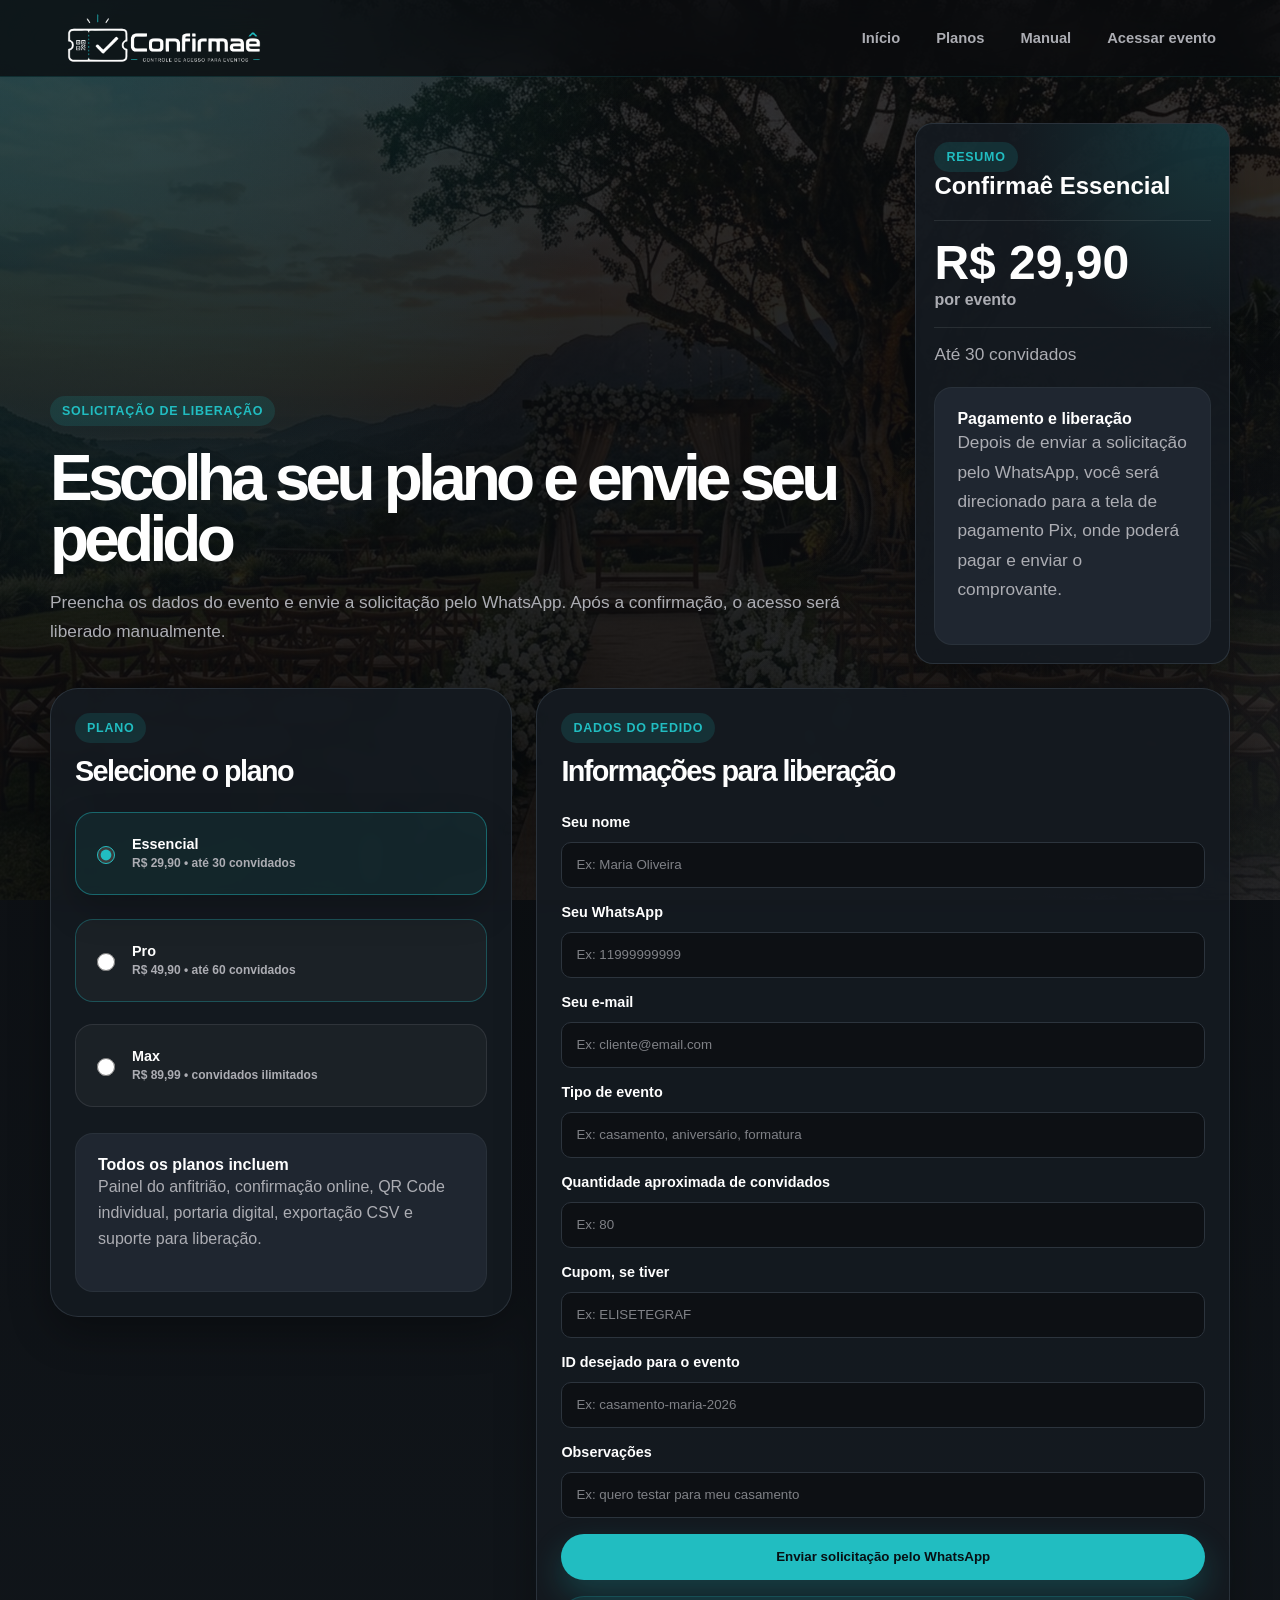
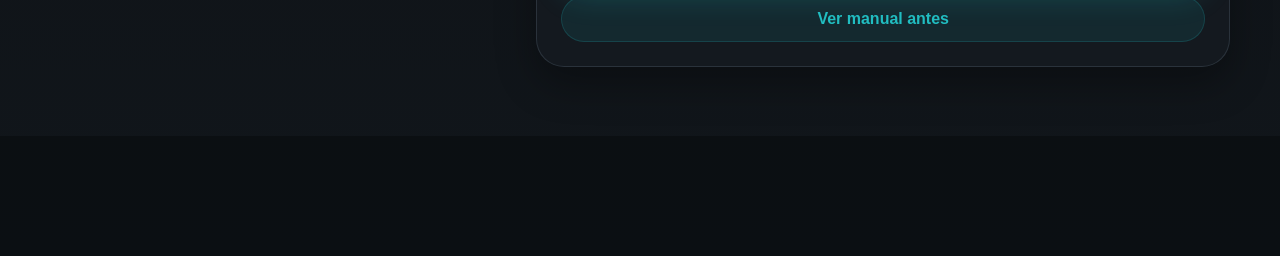
<file: checkout.html>
<!DOCTYPE html>
<html lang="pt-BR">
<head>
  <link rel="manifest" href="manifest.webmanifest" />
  <meta name="theme-color" content="#0D1014" />
  <meta name="mobile-web-app-capable" content="yes" />
  <meta name="apple-mobile-web-app-capable" content="yes" />
  <meta name="apple-mobile-web-app-title" content="Confirmaê" />

  <meta charset="UTF-8" />
  <meta name="viewport" content="width=device-width, initial-scale=1.0" />

  <title>Checkout | Confirmaê</title>

  <meta
    name="description"
    content="Escolha seu plano do Confirmaê, informe seus dados e envie a solicitação de liberação do evento pelo WhatsApp."
  />

  <link rel="icon" type="image/png" href="assets/img/confirmae-icon.png" />
  <link rel="apple-touch-icon" href="assets/img/confirmae-icon.png" />
  
  <link rel="stylesheet" href="assets/css/style.css" />
  <link rel="stylesheet" href="assets/css/style-v2.css" />
</head>

<body class="page-admin">
  <header class="site-header">
    <div class="container header-content">
      <a href="index.html" class="brand" aria-label="Página inicial do Confirmaê">
        <span class="brand-icon">✓</span>
        <span class="brand-text">Confirmaê</span>
      </a>

      <nav class="main-nav" aria-label="Menu principal">
        <a href="index.html">Início</a>
        <a href="index.html#contratar">Planos</a>
        <a href="manual.html">Manual</a>
        <a href="admin.html">Acessar evento</a>
      </nav>
    </div>
  </header>

  <main class="dashboard-main checkout-main">
    <section class="container dashboard-header">
      <div>
        <span class="eyebrow">Solicitação de liberação</span>
        <h1>Escolha seu plano e envie seu pedido</h1>
        <p>
          Preencha os dados do evento e envie a solicitação pelo WhatsApp.
          Após a confirmação, o acesso será liberado manualmente.
        </p>
      </div>

      <div class="event-selector-card checkout-summary-card">
        <span class="eyebrow">Resumo</span>
        <h2 id="checkoutPlanName">Confirmaê Essencial</h2>

        <div class="checkout-price">
          <strong id="checkoutPlanPrice">R$ 29,90</strong>
          <span>por evento</span>
        </div>

        <p id="checkoutPlanLimit">Até 30 convidados</p>

        <div class="admin-help-box">
          <strong>Pagamento e liberação</strong>
          <p>
            Depois de enviar a solicitação pelo WhatsApp, você será direcionado
            para a tela de pagamento Pix, onde poderá pagar e enviar o comprovante.
          </p>
        </div>
      </div>
    </section>

    <section class="container checkout-grid">
      <article class="panel-card">
        <div class="panel-heading">
          <div>
            <span class="eyebrow">Plano</span>
            <h2>Selecione o plano</h2>
          </div>
        </div>

        <div class="checkout-plan-options" id="checkoutPlanOptions">
          <label class="checkout-plan-option">
            <input type="radio" name="plan" value="essential" checked />
            <span>
              <strong>Essencial</strong>
              <small>R$ 29,90 • até 30 convidados</small>
            </span>
          </label>

          <label class="checkout-plan-option checkout-plan-option-featured">
            <input type="radio" name="plan" value="pro" />
            <span>
              <strong>Pro</strong>
              <small>R$ 49,90 • até 60 convidados</small>
            </span>
          </label>

          <label class="checkout-plan-option">
            <input type="radio" name="plan" value="max" />
            <span>
              <strong>Max</strong>
              <small>R$ 89,99 • convidados ilimitados</small>
            </span>
          </label>
        </div>

        <div class="admin-help-box">
          <strong>Todos os planos incluem</strong>
          <p>
            Painel do anfitrião, confirmação online, QR Code individual,
            portaria digital, exportação CSV e suporte para liberação.
          </p>
        </div>
      </article>

      <article class="panel-card panel-card-large">
        <div class="panel-heading">
          <div>
            <span class="eyebrow">Dados do pedido</span>
            <h2>Informações para liberação</h2>
          </div>
        </div>

        <form class="guest-form" id="checkoutForm">
          <div class="form-group">
            <label for="leadNameInput">Seu nome</label>
            <input type="text" id="leadNameInput" placeholder="Ex: Maria Oliveira" required />
          </div>
          <div class="form-group">
            <label for="leadWhatsappInput">Seu WhatsApp</label>
            <input type="text" id="leadWhatsappInput" placeholder="Ex: 11999999999" required />
          </div>
          <div class="form-group">
            <label for="leadEmailInput">Seu e-mail</label>
            <input type="email" id="leadEmailInput" placeholder="Ex: cliente@email.com" required />
          </div>
          <div class="form-group">
            <label for="leadEventTypeInput">Tipo de evento</label>
            <input type="text" id="leadEventTypeInput" placeholder="Ex: casamento, aniversário, formatura" required />
          </div>
          <div class="form-group">
            <label for="leadGuestCountInput">Quantidade aproximada de convidados</label>
            <input type="number" id="leadGuestCountInput" min="1" placeholder="Ex: 80" required />
          </div>
          <div class="form-group">
            <label for="leadCouponInput">Cupom, se tiver</label>
            <input type="text" id="leadCouponInput" placeholder="Ex: ELISETEGRAF" />
          </div>
          <div class="form-group">
            <label for="leadEventIdInput">ID desejado para o evento</label>
            <input type="text" id="leadEventIdInput" placeholder="Ex: casamento-maria-2026" required />
          </div>
          <div class="form-group">
            <label for="leadNotesInput">Observações</label>
            <input type="text" id="leadNotesInput" placeholder="Ex: quero testar para meu casamento" />
          </div>

          <button type="submit" class="btn btn-primary">
            Enviar solicitação pelo WhatsApp
          </button>

          <a href="manual.html" class="btn btn-secondary">
            Ver manual antes
          </a>
        </form>
      </article>
    </section>
  </main>

  <footer class="site-footer">
    <div class="container footer-content footer-content-branded">
      <div class="footer-brand-note">
        <p>© 2026 Confirmaê.</p>
        <p>Confirmaê é um sistema desenvolvido por Vidal Design Solutions.</p>
      </div>

      <a
        href="http://www.vidaldesignsolutions.com.br"
        class="developer-badge"
        target="_blank"
        rel="noopener"
        aria-label="Acessar site da Vidal Design Solutions"
      >
        <span>Desenvolvido por</span>
        <img src="assets/img/vidal-design-logo.png" alt="Vidal Design Solutions" />
      </a>
    </div>
  </footer>

  <script src="assets/js/theme.js"></script>

  <script>
    const business = window.CONFIRMAE_THEME.business;
    const checkoutForm = document.getElementById("checkoutForm");

    const planData = {
      essential: { id: "essential", name: "Confirmaê Essencial", price: "R$ 29,90", limit: "Até 30 convidados", numericLimit: 30 },
      pro: { id: "pro", name: "Confirmaê Pro", price: "R$ 49,90", limit: "Até 60 convidados", numericLimit: 60 },
      max: { id: "max", name: "Confirmaê Max", price: "R$ 89,99", limit: "Convidados ilimitados", numericLimit: null }
    };

    function normalizeEventId(value) {
      return String(value || "").normalize("NFD").replace(/[\u0300-\u036f]/g, "").toLowerCase().replace(/[^a-z0-9]+/g, "-").replace(/(^-|-$)/g, "");
    }

    function normalizeCoupon(value) {
      return String(value || "").trim().toUpperCase().normalize("NFD").replace(/[\u0300-\u036f]/g, "").replace(/[^A-Z0-9_-]/g, "");
    }

    function getSelectedPlanId() {
      const checkedInput = document.querySelector("input[name='plan']:checked");
      return checkedInput ? checkedInput.value : "essential";
    }

    function getSelectedPlan() {
      return planData[getSelectedPlanId()] || planData.essential;
    }

    function updateCheckoutSummary() {
      const selectedPlan = getSelectedPlan();
      document.getElementById("checkoutPlanName").textContent = selectedPlan.name;
      document.getElementById("checkoutPlanPrice").textContent = selectedPlan.price;
      document.getElementById("checkoutPlanLimit").textContent = selectedPlan.limit;

      document.querySelectorAll(".checkout-plan-option").forEach((option) => {
        const input = option.querySelector("input");
        if (input && input.checked) option.classList.add("is-selected");
        else option.classList.remove("is-selected");
      });
    }

    function selectPlanFromUrl() {
      const params = new URLSearchParams(window.location.search);
      const planParam = String(params.get("plano") || params.get("plan") || "").toLowerCase();
      const aliases = { essencial: "essential", essential: "essential", pro: "pro", max: "max" };
      const planId = aliases[planParam];
      if (!planId) return;
      const input = document.querySelector(`input[name='plan'][value='${planId}']`);
      if (input) input.checked = true;
    }

    function fillCouponFromUrl() {
      const params = new URLSearchParams(window.location.search);
      const couponParam = params.get("cupom") || params.get("coupon") || "";
      if (!couponParam) return;
      const couponInput = document.getElementById("leadCouponInput");
      if (couponInput) couponInput.value = normalizeCoupon(couponParam);
    }

    function suggestPlanByGuestCount(guestCount) {
      const totalGuests = Number(guestCount || 0);
      if (totalGuests <= 30) return planData.essential;
      if (totalGuests <= 60) return planData.pro;
      return planData.max;
    }

    function selectedPlanSupportsGuestCount(selectedPlan, guestCount) {
      if (selectedPlan.numericLimit === null) return true;
      return Number(guestCount || 0) <= selectedPlan.numericLimit;
    }

    document.querySelectorAll("input[name='plan']").forEach((input) => {
      input.addEventListener("change", updateCheckoutSummary);
    });

    checkoutForm.addEventListener("submit", function (event) {
      event.preventDefault();
      const selectedPlan = getSelectedPlan();

      const leadName = document.getElementById("leadNameInput").value.trim();
      const leadWhatsapp = document.getElementById("leadWhatsappInput").value.trim();
      const leadEmail = document.getElementById("leadEmailInput").value.trim();
      const eventType = document.getElementById("leadEventTypeInput").value.trim();
      const guestCount = document.getElementById("leadGuestCountInput").value.trim();
      const coupon = normalizeCoupon(document.getElementById("leadCouponInput").value);
      const desiredEventId = normalizeEventId(document.getElementById("leadEventIdInput").value);
      const notes = document.getElementById("leadNotesInput").value.trim();

      if (!leadName || !leadWhatsapp || !leadEmail || !eventType || !guestCount || !desiredEventId) {
        alert("Preencha nome, WhatsApp, e-mail, tipo de evento, quantidade de convidados e ID desejado.");
        return;
      }

      if (!selectedPlanSupportsGuestCount(selectedPlan, guestCount)) {
        const suggestedPlan = suggestPlanByGuestCount(guestCount);
        alert(`O plano ${selectedPlan.name} não atende ${guestCount} convidados.\n\nPara essa quantidade, o plano indicado é:\n${suggestedPlan.name} - ${suggestedPlan.price} - ${suggestedPlan.limit}`);
        const suggestedInput = document.querySelector(`input[name='plan'][value='${suggestedPlan.id}']`);
        if (suggestedInput) {
          suggestedInput.checked = true;
          updateCheckoutSummary();
        }
        return;
      }

      const message = [
        "Novo pedido Confirmaê", "",
        "Nome: " + leadName,
        "WhatsApp: " + leadWhatsapp,
        "E-mail: " + leadEmail, "",
        "Tipo de evento: " + eventType,
        "Quantidade aproximada de convidados: " + guestCount,
        "ID desejado: " + desiredEventId, "",
        "Plano escolhido: " + selectedPlan.name,
        "Limite do plano: " + selectedPlan.limit,
        "Valor do plano: " + selectedPlan.price,
        "Cupom informado: " + (coupon || "Não informado"), "",
        "Observações: " + (notes || "Sem observações"), "",
        "Solicito a liberação do meu evento no Confirmaê.",
        "Posso enviar o comprovante do Pix por aqui?"
      ].join("\n");

      const whatsappUrl = "https://wa.me/" + business.whatsappNumberInternational + "?text=" + encodeURIComponent(message);
      window.open(whatsappUrl, "_blank");

      const redirectParams = new URLSearchParams();
      redirectParams.set("status", "solicitado");
      redirectParams.set("plano", selectedPlan.id);
      if (coupon) redirectParams.set("cupom", coupon);
      if (desiredEventId) redirectParams.set("evento", desiredEventId);

      setTimeout(() => {
        window.location.href = "pagamento.html?" + redirectParams.toString();
      }, 900);
    });

    selectPlanFromUrl();
    fillCouponFromUrl();
    updateCheckoutSummary();
  </script>

  <script src="assets/js/pwa.js"></script>
</body>
</html>
</file>
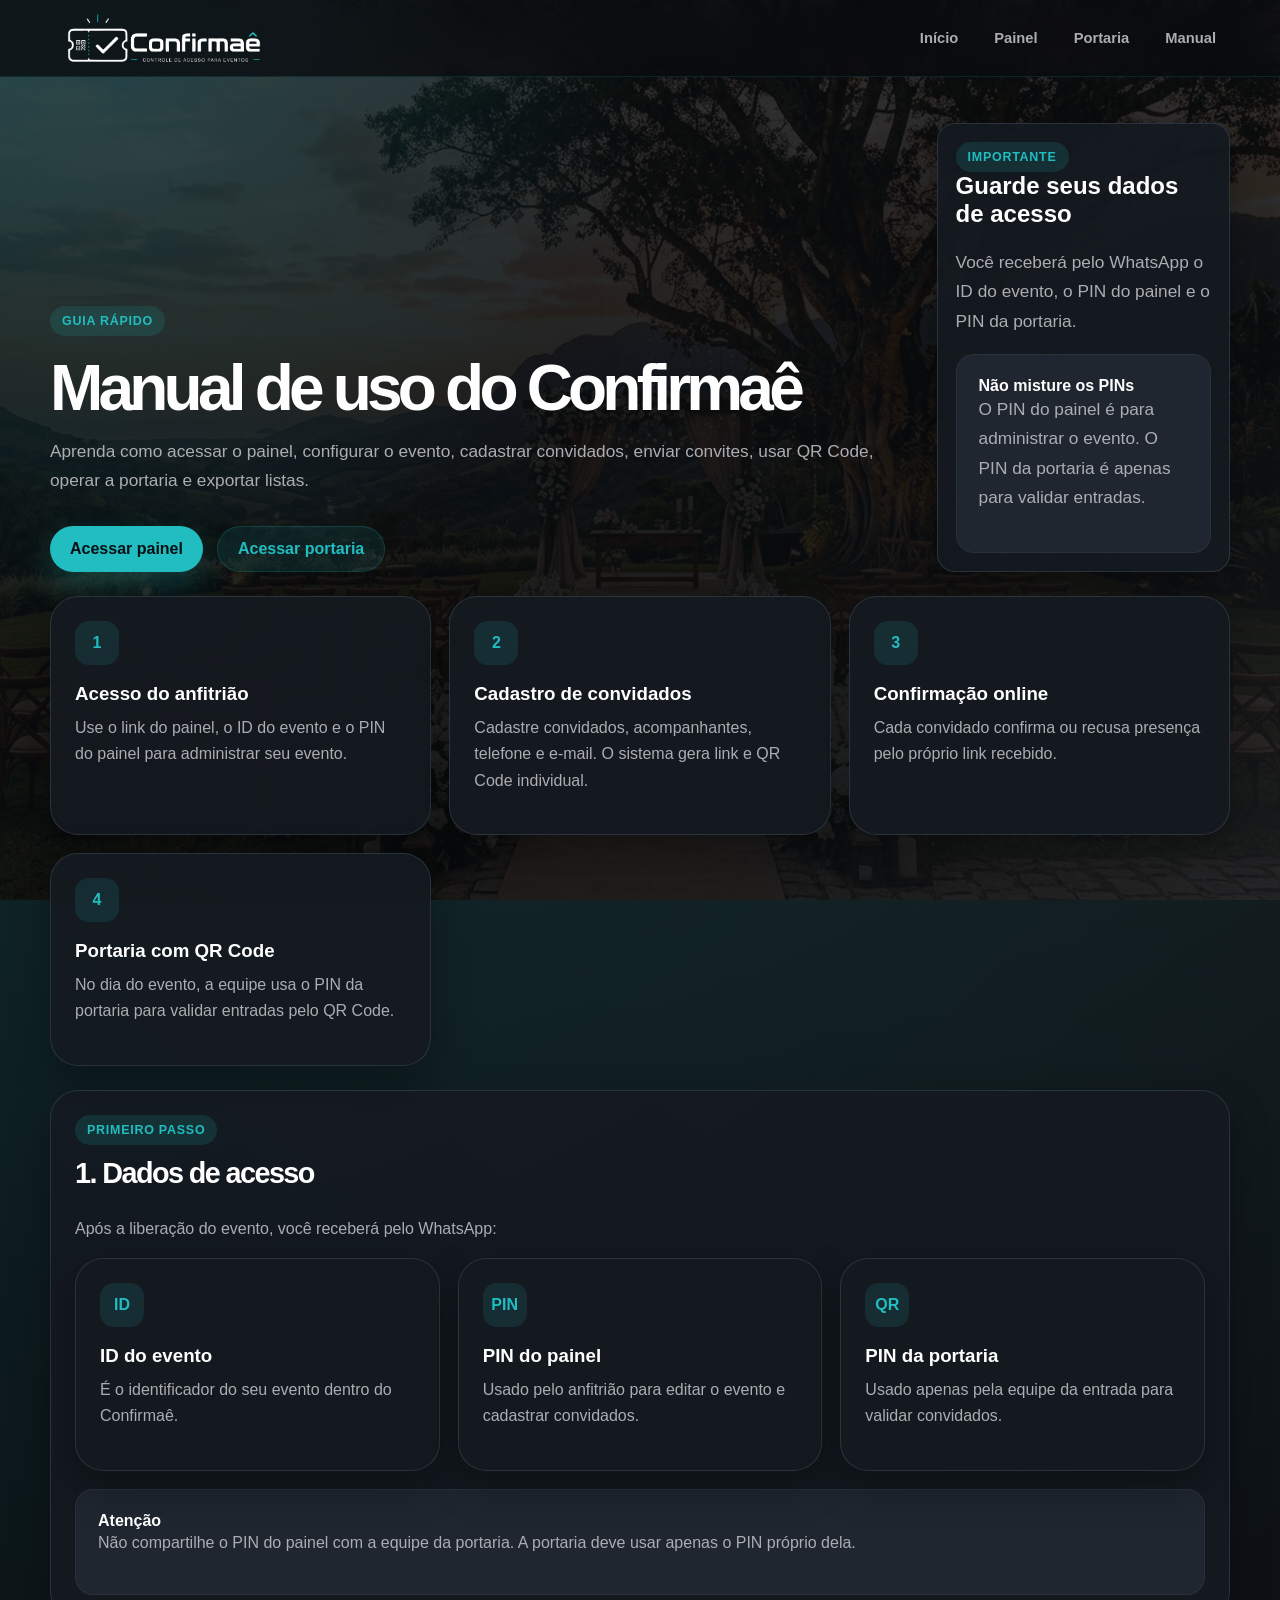
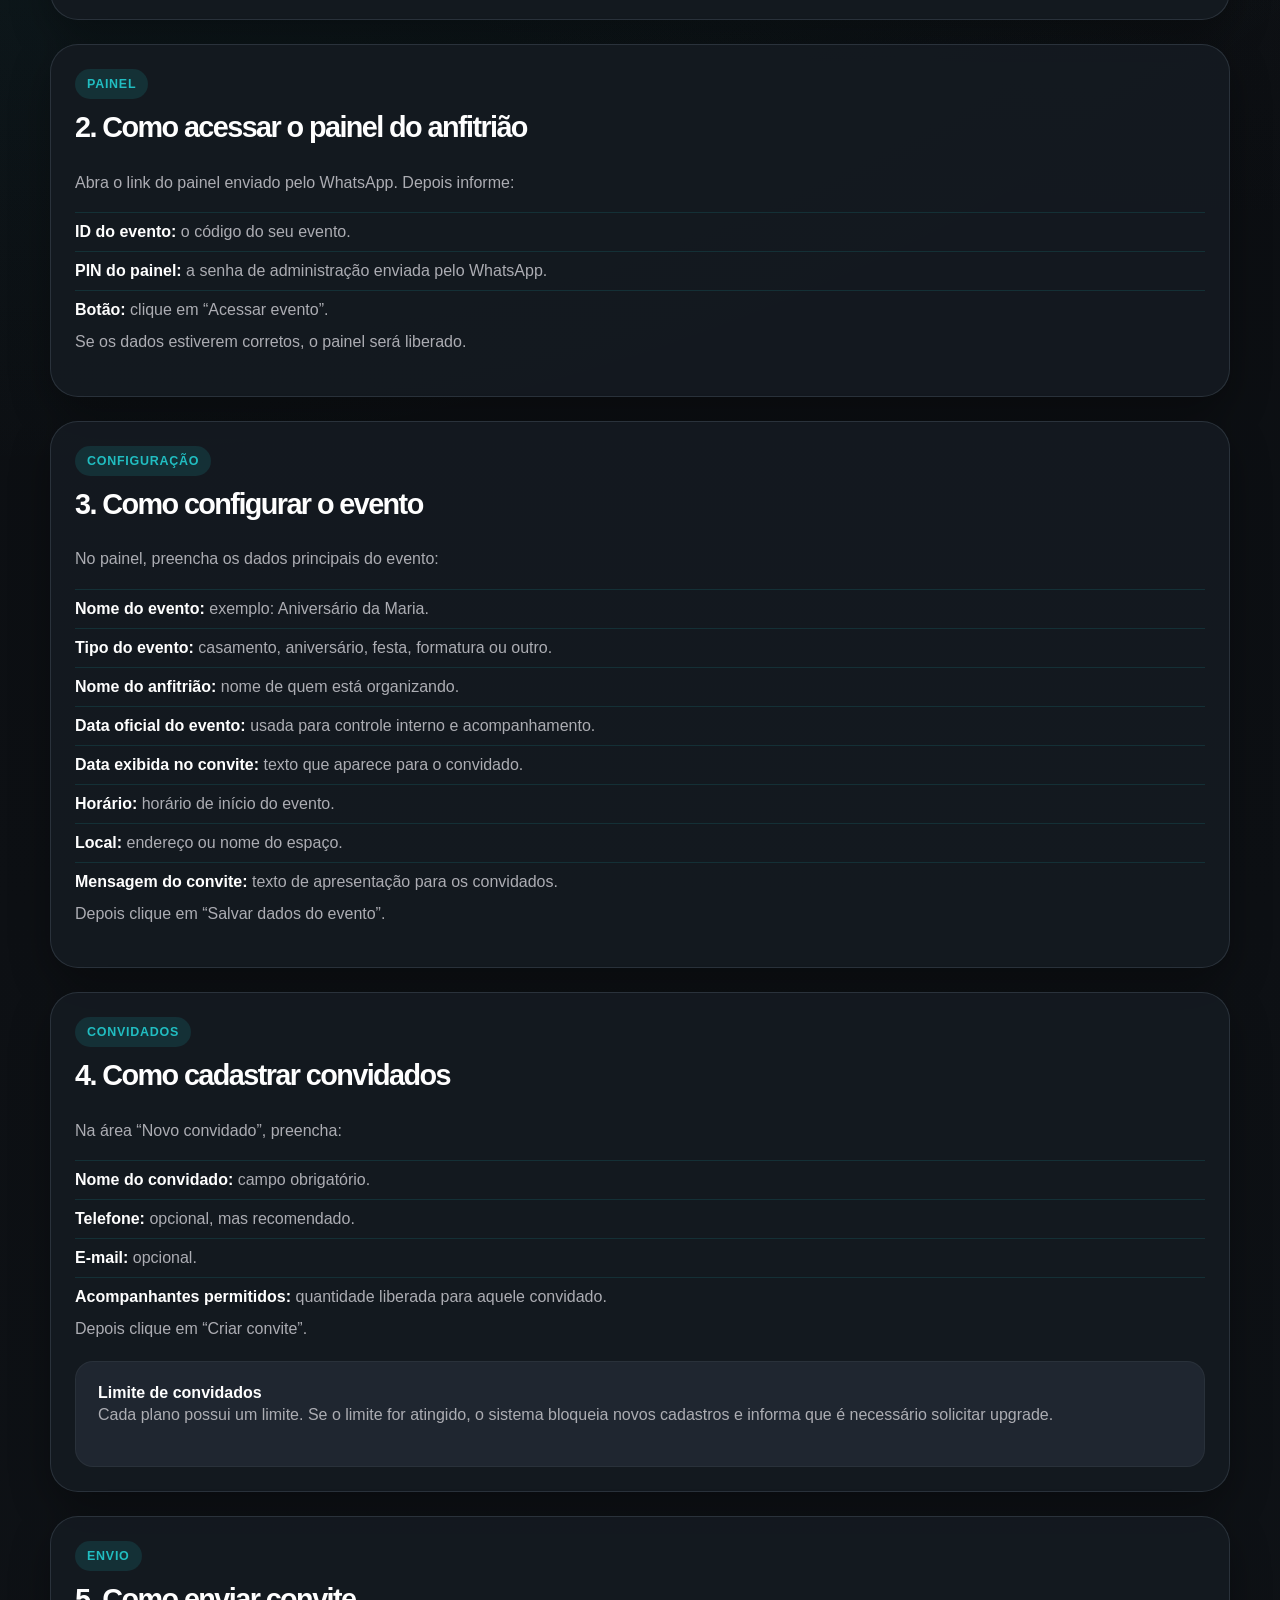
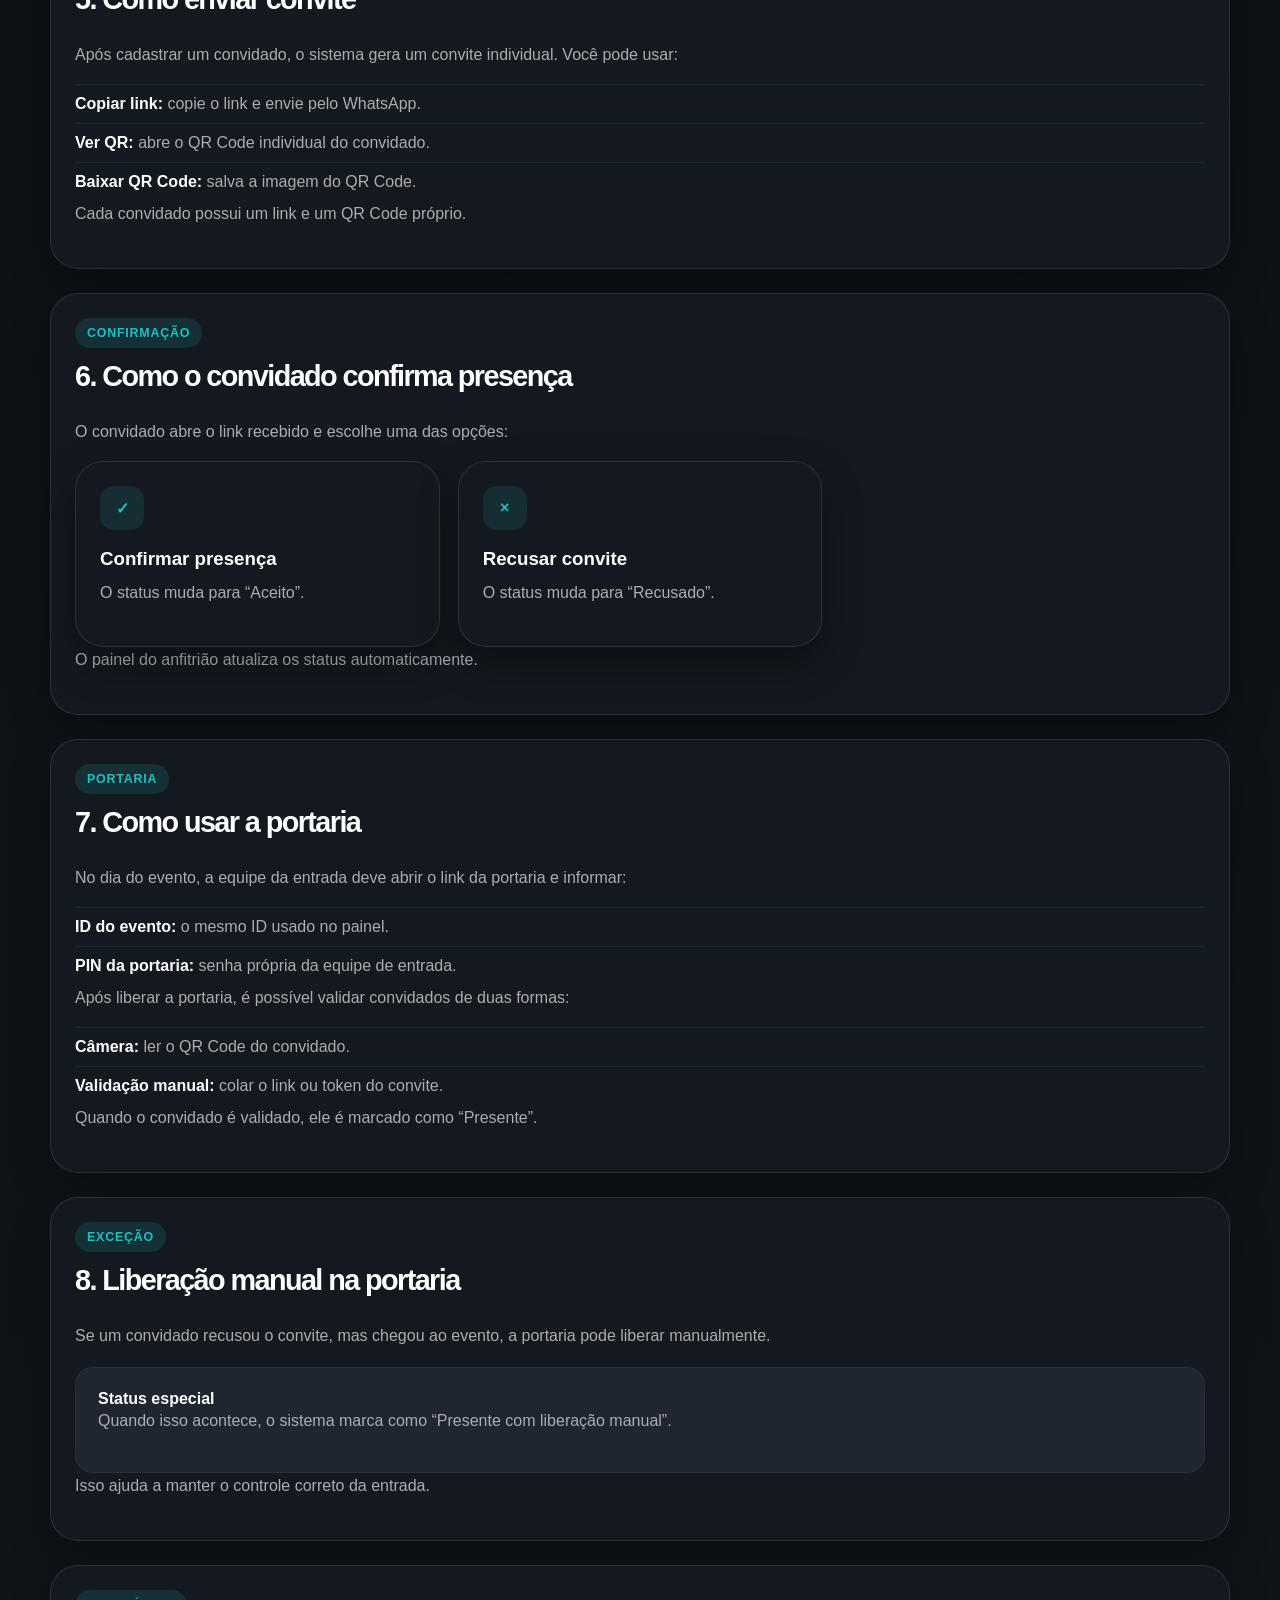
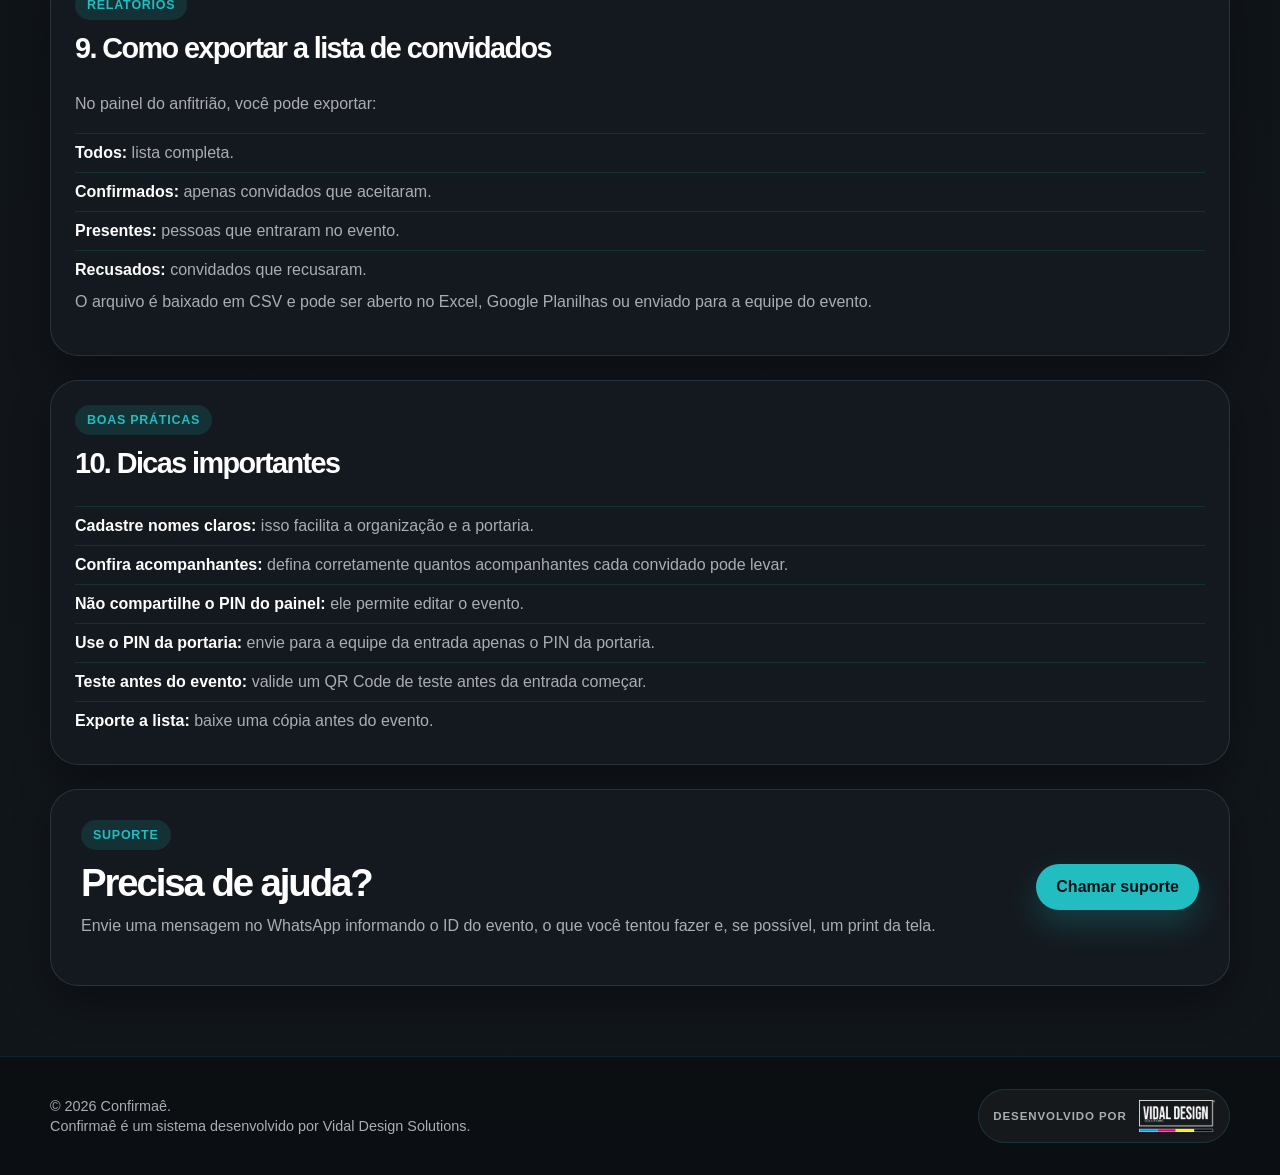
<file: manual.html>
<!DOCTYPE html>
<html lang="pt-BR">
<head>
  <link rel="manifest" href="manifest.webmanifest" />
  <meta name="theme-color" content="#0D1014" />
  <meta name="mobile-web-app-capable" content="yes" />
  <meta name="apple-mobile-web-app-capable" content="yes" />
  <meta name="apple-mobile-web-app-title" content="Confirmaê" />
  <meta charset="UTF-8" />
  <meta name="viewport" content="width=device-width, initial-scale=1.0" />

  <title>Manual de Uso | Confirmaê</title>

  <meta
    name="description"
    content="Manual rápido do Confirmaê para anfitriões, convidados e equipe de portaria."
  />

  <link rel="icon" type="image/png" href="assets/img/confirmae-icon.png" />
  <link rel="apple-touch-icon" href="assets/img/confirmae-icon.png" />
  
  <link rel="stylesheet" href="assets/css/style.css" />
  <link rel="stylesheet" href="assets/css/style-v2.css" />
</head>

<body class="page-admin">
  <header class="site-header">
    <div class="container header-content">
      <a href="index.html" class="brand" aria-label="Página inicial do Confirmaê">
        <span class="brand-icon">✓</span>
        <span class="brand-text">Confirmaê</span>
      </a>

      <nav class="main-nav" aria-label="Menu principal">
        <a href="index.html">Início</a>
        <a href="admin.html">Painel</a>
        <a href="portaria.html">Portaria</a>
        <a href="manual.html">Manual</a>
      </nav>
    </div>
  </header>

  <main class="dashboard-main">
    <section class="container dashboard-header">
      <div>
        <span class="eyebrow">Guia rápido</span>
        <h1>Manual de uso do Confirmaê</h1>
        <p>
          Aprenda como acessar o painel, configurar o evento, cadastrar convidados,
          enviar convites, usar QR Code, operar a portaria e exportar listas.
        </p>

        <div class="hero-actions">
          <a href="admin.html" class="btn btn-primary">Acessar painel</a>
          <a href="portaria.html" class="btn btn-secondary">Acessar portaria</a>
        </div>
      </div>

      <div class="event-selector-card">
        <span class="eyebrow">Importante</span>
        <h2>Guarde seus dados de acesso</h2>
        <p>
          Você receberá pelo WhatsApp o ID do evento, o PIN do painel e o PIN da portaria.
        </p>

        <div class="admin-help-box">
          <strong>Não misture os PINs</strong>
          <p>
            O PIN do painel é para administrar o evento. O PIN da portaria é apenas para validar entradas.
          </p>
        </div>
      </div>
    </section>

    <section class="container features-grid">
      <article class="feature-card">
        <div class="feature-icon">1</div>
        <h3>Acesso do anfitrião</h3>
        <p>
          Use o link do painel, o ID do evento e o PIN do painel para administrar seu evento.
        </p>
      </article>

      <article class="feature-card">
        <div class="feature-icon">2</div>
        <h3>Cadastro de convidados</h3>
        <p>
          Cadastre convidados, acompanhantes, telefone e e-mail. O sistema gera link e QR Code individual.
        </p>
      </article>

      <article class="feature-card">
        <div class="feature-icon">3</div>
        <h3>Confirmação online</h3>
        <p>
          Cada convidado confirma ou recusa presença pelo próprio link recebido.
        </p>
      </article>

      <article class="feature-card">
        <div class="feature-icon">4</div>
        <h3>Portaria com QR Code</h3>
        <p>
          No dia do evento, a equipe usa o PIN da portaria para validar entradas pelo QR Code.
        </p>
      </article>
    </section>

    <section class="container" style="margin-top: 24px;">
      <article class="panel-card">
        <div class="panel-heading">
          <div>
            <span class="eyebrow">Primeiro passo</span>
            <h2>1. Dados de acesso</h2>
          </div>
        </div>

        <p>
          Após a liberação do evento, você receberá pelo WhatsApp:
        </p>

        <div class="features-grid">
          <article class="feature-card">
            <div class="feature-icon">ID</div>
            <h3>ID do evento</h3>
            <p>É o identificador do seu evento dentro do Confirmaê.</p>
          </article>

          <article class="feature-card">
            <div class="feature-icon">PIN</div>
            <h3>PIN do painel</h3>
            <p>Usado pelo anfitrião para editar o evento e cadastrar convidados.</p>
          </article>

          <article class="feature-card">
            <div class="feature-icon">QR</div>
            <h3>PIN da portaria</h3>
            <p>Usado apenas pela equipe da entrada para validar convidados.</p>
          </article>
        </div>

        <div class="admin-help-box">
          <strong>Atenção</strong>
          <p>
            Não compartilhe o PIN do painel com a equipe da portaria. A portaria deve usar apenas o PIN próprio dela.
          </p>
        </div>
      </article>
    </section>

    <section class="container" style="margin-top: 24px;">
      <article class="panel-card">
        <div class="panel-heading">
          <div>
            <span class="eyebrow">Painel</span>
            <h2>2. Como acessar o painel do anfitrião</h2>
          </div>
        </div>

        <p>Abra o link do painel enviado pelo WhatsApp. Depois informe:</p>

        <ul class="event-details-list">
          <li><strong>ID do evento:</strong> o código do seu evento.</li>
          <li><strong>PIN do painel:</strong> a senha de administração enviada pelo WhatsApp.</li>
          <li><strong>Botão:</strong> clique em “Acessar evento”.</li>
        </ul>

        <p>Se os dados estiverem corretos, o painel será liberado.</p>
      </article>
    </section>

    <section class="container" style="margin-top: 24px;">
      <article class="panel-card">
        <div class="panel-heading">
          <div>
            <span class="eyebrow">Configuração</span>
            <h2>3. Como configurar o evento</h2>
          </div>
        </div>

        <p>No painel, preencha os dados principais do evento:</p>

        <ul class="event-details-list">
          <li><strong>Nome do evento:</strong> exemplo: Aniversário da Maria.</li>
          <li><strong>Tipo do evento:</strong> casamento, aniversário, festa, formatura ou outro.</li>
          <li><strong>Nome do anfitrião:</strong> nome de quem está organizando.</li>
          <li><strong>Data oficial do evento:</strong> usada para controle interno e acompanhamento.</li>
          <li><strong>Data exibida no convite:</strong> texto que aparece para o convidado.</li>
          <li><strong>Horário:</strong> horário de início do evento.</li>
          <li><strong>Local:</strong> endereço ou nome do espaço.</li>
          <li><strong>Mensagem do convite:</strong> texto de apresentação para os convidados.</li>
        </ul>

        <p>Depois clique em “Salvar dados do evento”.</p>
      </article>
    </section>

    <section class="container" style="margin-top: 24px;">
      <article class="panel-card">
        <div class="panel-heading">
          <div>
            <span class="eyebrow">Convidados</span>
            <h2>4. Como cadastrar convidados</h2>
          </div>
        </div>

        <p>Na área “Novo convidado”, preencha:</p>

        <ul class="event-details-list">
          <li><strong>Nome do convidado:</strong> campo obrigatório.</li>
          <li><strong>Telefone:</strong> opcional, mas recomendado.</li>
          <li><strong>E-mail:</strong> opcional.</li>
          <li><strong>Acompanhantes permitidos:</strong> quantidade liberada para aquele convidado.</li>
        </ul>

        <p>Depois clique em “Criar convite”.</p>

        <div class="admin-help-box">
          <strong>Limite de convidados</strong>
          <p>
            Cada plano possui um limite. Se o limite for atingido, o sistema bloqueia novos cadastros e informa que é necessário solicitar upgrade.
          </p>
        </div>
      </article>
    </section>

    <section class="container" style="margin-top: 24px;">
      <article class="panel-card">
        <div class="panel-heading">
          <div>
            <span class="eyebrow">Envio</span>
            <h2>5. Como enviar convite</h2>
          </div>
        </div>

        <p>Após cadastrar um convidado, o sistema gera um convite individual. Você pode usar:</p>

        <ul class="event-details-list">
          <li><strong>Copiar link:</strong> copie o link e envie pelo WhatsApp.</li>
          <li><strong>Ver QR:</strong> abre o QR Code individual do convidado.</li>
          <li><strong>Baixar QR Code:</strong> salva a imagem do QR Code.</li>
        </ul>

        <p>Cada convidado possui um link e um QR Code próprio.</p>
      </article>
    </section>

    <section class="container" style="margin-top: 24px;">
      <article class="panel-card">
        <div class="panel-heading">
          <div>
            <span class="eyebrow">Confirmação</span>
            <h2>6. Como o convidado confirma presença</h2>
          </div>
        </div>

        <p>O convidado abre o link recebido e escolhe uma das opções:</p>

        <div class="features-grid">
          <article class="feature-card">
            <div class="feature-icon">✓</div>
            <h3>Confirmar presença</h3>
            <p>O status muda para “Aceito”.</p>
          </article>

          <article class="feature-card">
            <div class="feature-icon">×</div>
            <h3>Recusar convite</h3>
            <p>O status muda para “Recusado”.</p>
          </article>
        </div>

        <p>O painel do anfitrião atualiza os status automaticamente.</p>
      </article>
    </section>

    <section class="container" style="margin-top: 24px;">
      <article class="panel-card">
        <div class="panel-heading">
          <div>
            <span class="eyebrow">Portaria</span>
            <h2>7. Como usar a portaria</h2>
          </div>
        </div>

        <p>No dia do evento, a equipe da entrada deve abrir o link da portaria e informar:</p>

        <ul class="event-details-list">
          <li><strong>ID do evento:</strong> o mesmo ID usado no painel.</li>
          <li><strong>PIN da portaria:</strong> senha própria da equipe de entrada.</li>
        </ul>

        <p>Após liberar a portaria, é possível validar convidados de duas formas:</p>

        <ul class="event-details-list">
          <li><strong>Câmera:</strong> ler o QR Code do convidado.</li>
          <li><strong>Validação manual:</strong> colar o link ou token do convite.</li>
        </ul>

        <p>Quando o convidado é validado, ele é marcado como “Presente”.</p>
      </article>
    </section>

    <section class="container" style="margin-top: 24px;">
      <article class="panel-card">
        <div class="panel-heading">
          <div>
            <span class="eyebrow">Exceção</span>
            <h2>8. Liberação manual na portaria</h2>
          </div>
        </div>

        <p>Se um convidado recusou o convite, mas chegou ao evento, a portaria pode liberar manualmente.</p>

        <div class="admin-help-box">
          <strong>Status especial</strong>
          <p>Quando isso acontece, o sistema marca como “Presente com liberação manual”.</p>
        </div>

        <p>Isso ajuda a manter o controle correto da entrada.</p>
      </article>
    </section>

    <section class="container" style="margin-top: 24px;">
      <article class="panel-card">
        <div class="panel-heading">
          <div>
            <span class="eyebrow">Relatórios</span>
            <h2>9. Como exportar a lista de convidados</h2>
          </div>
        </div>

        <p>No painel do anfitrião, você pode exportar:</p>

        <ul class="event-details-list">
          <li><strong>Todos:</strong> lista completa.</li>
          <li><strong>Confirmados:</strong> apenas convidados que aceitaram.</li>
          <li><strong>Presentes:</strong> pessoas que entraram no evento.</li>
          <li><strong>Recusados:</strong> convidados que recusaram.</li>
        </ul>

        <p>
          O arquivo é baixado em CSV e pode ser aberto no Excel, Google Planilhas ou enviado para a equipe do evento.
        </p>
      </article>
    </section>

    <section class="container" style="margin-top: 24px;">
      <article class="panel-card">
        <div class="panel-heading">
          <div>
            <span class="eyebrow">Boas práticas</span>
            <h2>10. Dicas importantes</h2>
          </div>
        </div>

        <ul class="event-details-list">
          <li><strong>Cadastre nomes claros:</strong> isso facilita a organização e a portaria.</li>
          <li><strong>Confira acompanhantes:</strong> defina corretamente quantos acompanhantes cada convidado pode levar.</li>
          <li><strong>Não compartilhe o PIN do painel:</strong> ele permite editar o evento.</li>
          <li><strong>Use o PIN da portaria:</strong> envie para a equipe da entrada apenas o PIN da portaria.</li>
          <li><strong>Teste antes do evento:</strong> valide um QR Code de teste antes da entrada começar.</li>
          <li><strong>Exporte a lista:</strong> baixe uma cópia antes do evento.</li>
        </ul>
      </article>
    </section>

    <section class="container" style="margin-top: 24px;">
      <article class="next-step-card">
        <div>
          <span class="eyebrow">Suporte</span>
          <h2>Precisa de ajuda?</h2>
          <p>
            Envie uma mensagem no WhatsApp informando o ID do evento, o que você tentou fazer
            e, se possível, um print da tela.
          </p>
        </div>

        <a
          href="https://wa.me/5511968649673?text=Ol%C3%A1%21%20Preciso%20de%20suporte%20com%20meu%20evento%20no%20Confirma%C3%AA."
          class="btn btn-primary"
          target="_blank"
          rel="noopener"
        >
          Chamar suporte
        </a>
      </article>
    </section>
  </main>

  <footer class="site-footer">
    <div class="container footer-content footer-content-branded">
      <div class="footer-brand-note">
        <p>© 2026 Confirmaê.</p>
        <p>Confirmaê é um sistema desenvolvido por Vidal Design Solutions.</p>
      </div>

      <a
        href="http://www.vidaldesignsolutions.com.br"
        class="developer-badge"
        target="_blank"
        rel="noopener"
        aria-label="Acessar site da Vidal Design Solutions"
      >
        <span>Desenvolvido por</span>
        <img src="assets/img/vidal-design-logo.png" alt="Vidal Design Solutions" />
      </a>
    </div>
  </footer>

  <script src="assets/js/theme.js"></script>
  <script src="assets/js/pwa.js"></script>
</body>
</html>
</file>
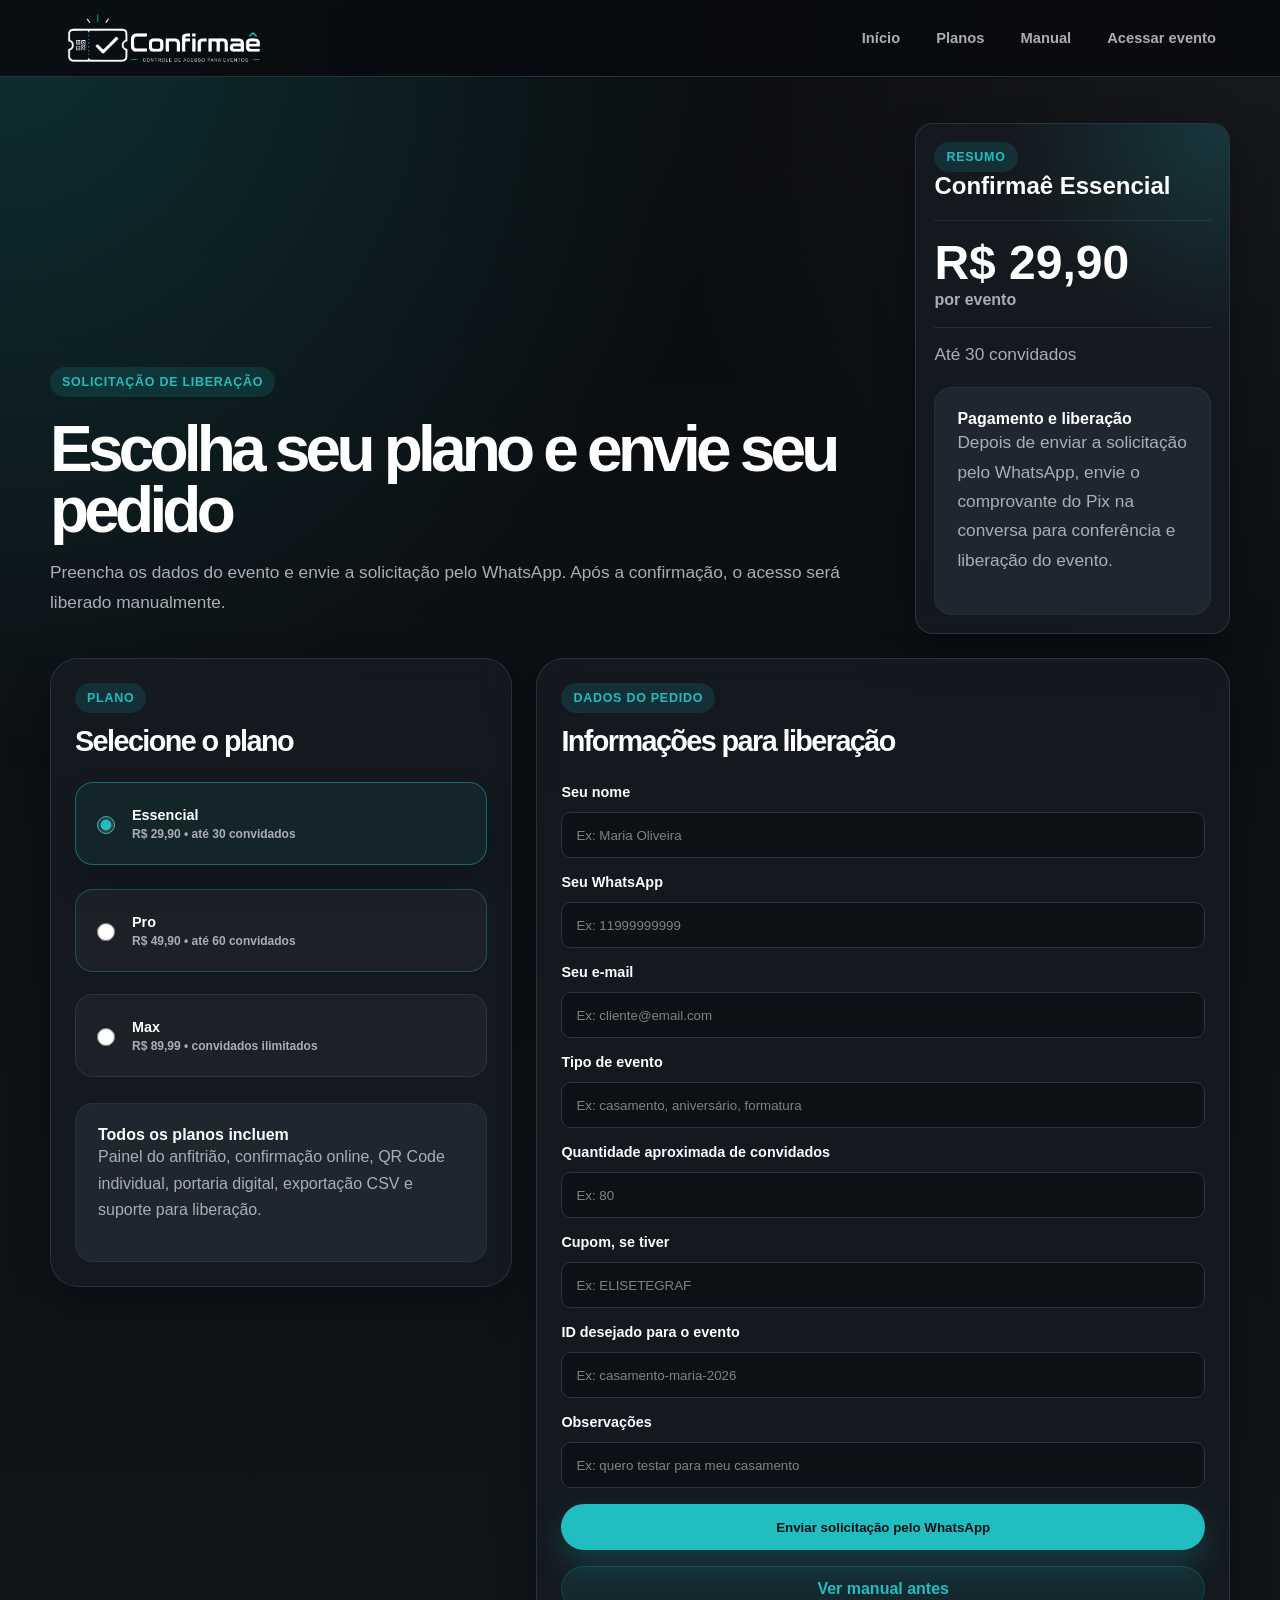
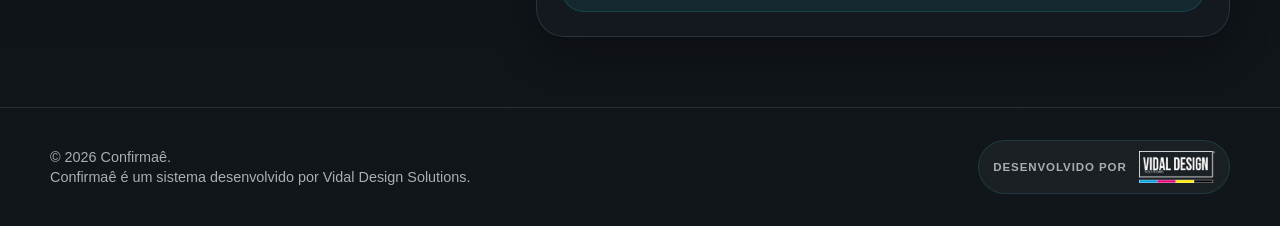
<file: v1/checkout.html>
<!DOCTYPE html>
<html lang="pt-BR">
<head>
  <link rel="manifest" href="manifest.webmanifest" />
  <meta name="theme-color" content="#0D1014" />
  <meta name="mobile-web-app-capable" content="yes" />
  <meta name="apple-mobile-web-app-capable" content="yes" />
  <meta name="apple-mobile-web-app-title" content="Confirmaê" />

  <meta charset="UTF-8" />
  <meta name="viewport" content="width=device-width, initial-scale=1.0" />

  <title>Checkout | Confirmaê</title>

  <meta
    name="description"
    content="Escolha seu plano do Confirmaê, informe seus dados e envie a solicitação de liberação do evento pelo WhatsApp."
  />

  <link rel="icon" type="image/png" href="assets/img/confirmae-icon.png" />
  <link rel="apple-touch-icon" href="assets/img/confirmae-icon.png" />
  <link rel="stylesheet" href="assets/css/style.css?v=checkout-3" />
</head>

<body class="page-admin">
  <header class="site-header">
    <div class="container header-content">
      <a href="index.html" class="brand" aria-label="Página inicial do Confirmaê">
        <span class="brand-icon">✓</span>
        <span class="brand-text">Confirmaê</span>
      </a>

      <nav class="main-nav" aria-label="Menu principal">
        <a href="index.html">Início</a>
        <a href="index.html#contratar">Planos</a>
        <a href="manual.html">Manual</a>
        <a href="admin.html">Acessar evento</a>
      </nav>
    </div>
  </header>

  <main class="dashboard-main checkout-main">
    <section class="container dashboard-header">
      <div>
        <span class="eyebrow">Solicitação de liberação</span>
        <h1>Escolha seu plano e envie seu pedido</h1>
        <p>
          Preencha os dados do evento e envie a solicitação pelo WhatsApp.
          Após a confirmação, o acesso será liberado manualmente.
        </p>
      </div>

      <div class="event-selector-card checkout-summary-card">
        <span class="eyebrow">Resumo</span>
        <h2 id="checkoutPlanName">Confirmaê Essencial</h2>

        <div class="checkout-price">
          <strong id="checkoutPlanPrice">R$ 29,90</strong>
          <span>por evento</span>
        </div>

        <p id="checkoutPlanLimit">Até 30 convidados</p>

        <div class="admin-help-box">
          <strong>Pagamento e liberação</strong>
          <p>
            Depois de enviar a solicitação pelo WhatsApp, envie o comprovante do Pix
            na conversa para conferência e liberação do evento.
          </p>
        </div>
      </div>
    </section>

    <section class="container checkout-grid">
      <article class="panel-card">
        <div class="panel-heading">
          <div>
            <span class="eyebrow">Plano</span>
            <h2>Selecione o plano</h2>
          </div>
        </div>

        <div class="checkout-plan-options" id="checkoutPlanOptions">
          <label class="checkout-plan-option">
            <input type="radio" name="plan" value="essential" checked />
            <span>
              <strong>Essencial</strong>
              <small>R$ 29,90 • até 30 convidados</small>
            </span>
          </label>

          <label class="checkout-plan-option checkout-plan-option-featured">
            <input type="radio" name="plan" value="pro" />
            <span>
              <strong>Pro</strong>
              <small>R$ 49,90 • até 60 convidados</small>
            </span>
          </label>

          <label class="checkout-plan-option">
            <input type="radio" name="plan" value="max" />
            <span>
              <strong>Max</strong>
              <small>R$ 89,99 • convidados ilimitados</small>
            </span>
          </label>
        </div>

        <div class="admin-help-box">
          <strong>Todos os planos incluem</strong>
          <p>
            Painel do anfitrião, confirmação online, QR Code individual,
            portaria digital, exportação CSV e suporte para liberação.
          </p>
        </div>
      </article>

      <article class="panel-card panel-card-large">
        <div class="panel-heading">
          <div>
            <span class="eyebrow">Dados do pedido</span>
            <h2>Informações para liberação</h2>
          </div>
        </div>

        <form class="guest-form" id="checkoutForm">
          <div class="form-group">
            <label for="leadNameInput">Seu nome</label>
            <input
              type="text"
              id="leadNameInput"
              placeholder="Ex: Maria Oliveira"
              required
            />
          </div>

          <div class="form-group">
            <label for="leadWhatsappInput">Seu WhatsApp</label>
            <input
              type="text"
              id="leadWhatsappInput"
              placeholder="Ex: 11999999999"
              required
            />
          </div>

          <div class="form-group">
            <label for="leadEmailInput">Seu e-mail</label>
            <input
              type="email"
              id="leadEmailInput"
              placeholder="Ex: cliente@email.com"
              required
            />
          </div>

          <div class="form-group">
            <label for="leadEventTypeInput">Tipo de evento</label>
            <input
              type="text"
              id="leadEventTypeInput"
              placeholder="Ex: casamento, aniversário, formatura"
              required
            />
          </div>

          <div class="form-group">
            <label for="leadGuestCountInput">Quantidade aproximada de convidados</label>
            <input
              type="number"
              id="leadGuestCountInput"
              min="1"
              placeholder="Ex: 80"
              required
            />
          </div>

          <div class="form-group">
            <label for="leadCouponInput">Cupom, se tiver</label>
            <input
              type="text"
              id="leadCouponInput"
              placeholder="Ex: ELISETEGRAF"
            />
          </div>

          <div class="form-group">
            <label for="leadEventIdInput">ID desejado para o evento</label>
            <input
              type="text"
              id="leadEventIdInput"
              placeholder="Ex: casamento-maria-2026"
              required
            />
          </div>

          <div class="form-group">
            <label for="leadNotesInput">Observações</label>
            <input
              type="text"
              id="leadNotesInput"
              placeholder="Ex: quero testar para meu casamento"
            />
          </div>

          <button type="submit" class="btn btn-primary">
            Enviar solicitação pelo WhatsApp
          </button>

          <a href="manual.html" class="btn btn-secondary">
            Ver manual antes
          </a>
        </form>
      </article>
    </section>
  </main>

  <footer class="site-footer">
    <div class="container footer-content footer-content-branded">
      <div class="footer-brand-note">
        <p>© 2026 Confirmaê.</p>
        <p>Confirmaê é um sistema desenvolvido por Vidal Design Solutions.</p>
      </div>

      <a
        href="http://www.vidaldesignsolutions.com.br"
        class="developer-badge"
        target="_blank"
        rel="noopener"
        aria-label="Acessar site da Vidal Design Solutions"
      >
        <span>Desenvolvido por</span>
        <img
          src="assets/img/vidal-design-logo.png"
          alt="Vidal Design Solutions"
        />
      </a>
    </div>
  </footer>

  <script src="assets/js/theme.js?v=checkout-3"></script>

  <script>
    const business = window.CONFIRMAE_THEME.business;
    const checkoutForm = document.getElementById("checkoutForm");

    const planData = {
      essential: {
        id: "essential",
        name: "Confirmaê Essencial",
        price: "R$ 29,90",
        limit: "Até 30 convidados",
        numericLimit: 30
      },
      pro: {
        id: "pro",
        name: "Confirmaê Pro",
        price: "R$ 49,90",
        limit: "Até 60 convidados",
        numericLimit: 60
      },
      max: {
        id: "max",
        name: "Confirmaê Max",
        price: "R$ 89,99",
        limit: "Convidados ilimitados",
        numericLimit: null
      }
    };

    function normalizeEventId(value) {
      return String(value || "")
        .normalize("NFD")
        .replace(/[\u0300-\u036f]/g, "")
        .toLowerCase()
        .replace(/[^a-z0-9]+/g, "-")
        .replace(/(^-|-$)/g, "");
    }

    function normalizeCoupon(value) {
      return String(value || "")
        .trim()
        .toUpperCase()
        .normalize("NFD")
        .replace(/[\u0300-\u036f]/g, "")
        .replace(/[^A-Z0-9_-]/g, "");
    }

    function getSelectedPlanId() {
      const checkedInput = document.querySelector("input[name='plan']:checked");

      return checkedInput ? checkedInput.value : "essential";
    }

    function getSelectedPlan() {
      return planData[getSelectedPlanId()] || planData.essential;
    }

    function updateCheckoutSummary() {
      const selectedPlan = getSelectedPlan();

      document.getElementById("checkoutPlanName").textContent = selectedPlan.name;
      document.getElementById("checkoutPlanPrice").textContent = selectedPlan.price;
      document.getElementById("checkoutPlanLimit").textContent = selectedPlan.limit;

      document.querySelectorAll(".checkout-plan-option").forEach((option) => {
        const input = option.querySelector("input");

        if (input && input.checked) {
          option.classList.add("is-selected");
        } else {
          option.classList.remove("is-selected");
        }
      });
    }

    function selectPlanFromUrl() {
      const params = new URLSearchParams(window.location.search);
      const planParam = String(params.get("plano") || params.get("plan") || "").toLowerCase();

      const aliases = {
        essencial: "essential",
        essential: "essential",
        pro: "pro",
        max: "max"
      };

      const planId = aliases[planParam];

      if (!planId) {
        return;
      }

      const input = document.querySelector(`input[name='plan'][value='${planId}']`);

      if (input) {
        input.checked = true;
      }
    }

    function fillCouponFromUrl() {
      const params = new URLSearchParams(window.location.search);
      const couponParam = params.get("cupom") || params.get("coupon") || "";

      if (!couponParam) {
        return;
      }

      const couponInput = document.getElementById("leadCouponInput");

      if (couponInput) {
        couponInput.value = normalizeCoupon(couponParam);
      }
    }

    function suggestPlanByGuestCount(guestCount) {
      const totalGuests = Number(guestCount || 0);

      if (totalGuests <= 30) {
        return planData.essential;
      }

      if (totalGuests <= 60) {
        return planData.pro;
      }

      return planData.max;
    }

    function selectedPlanSupportsGuestCount(selectedPlan, guestCount) {
      if (selectedPlan.numericLimit === null) {
        return true;
      }

      return Number(guestCount || 0) <= selectedPlan.numericLimit;
    }

    document.querySelectorAll("input[name='plan']").forEach((input) => {
      input.addEventListener("change", updateCheckoutSummary);
    });

    checkoutForm.addEventListener("submit", function (event) {
      event.preventDefault();

      const selectedPlan = getSelectedPlan();

      const leadName = document.getElementById("leadNameInput").value.trim();
      const leadWhatsapp = document.getElementById("leadWhatsappInput").value.trim();
      const leadEmail = document.getElementById("leadEmailInput").value.trim();
      const eventType = document.getElementById("leadEventTypeInput").value.trim();
      const guestCount = document.getElementById("leadGuestCountInput").value.trim();
      const coupon = normalizeCoupon(document.getElementById("leadCouponInput").value);
      const desiredEventId = normalizeEventId(document.getElementById("leadEventIdInput").value);
      const notes = document.getElementById("leadNotesInput").value.trim();

      if (!leadName || !leadWhatsapp || !leadEmail || !eventType || !guestCount || !desiredEventId) {
        alert("Preencha nome, WhatsApp, e-mail, tipo de evento, quantidade de convidados e ID desejado.");
        return;
      }

      if (!selectedPlanSupportsGuestCount(selectedPlan, guestCount)) {
        const suggestedPlan = suggestPlanByGuestCount(guestCount);

        alert(
          `O plano ${selectedPlan.name} não atende ${guestCount} convidados.\n\n` +
          `Para essa quantidade, o plano indicado é:\n` +
          `${suggestedPlan.name} - ${suggestedPlan.price} - ${suggestedPlan.limit}`
        );

        const suggestedInput = document.querySelector(`input[name='plan'][value='${suggestedPlan.id}']`);

        if (suggestedInput) {
          suggestedInput.checked = true;
          updateCheckoutSummary();
        }

        return;
      }

      const message = [
        "Novo pedido Confirmaê",
        "",
        "Nome: " + leadName,
        "WhatsApp: " + leadWhatsapp,
        "E-mail: " + leadEmail,
        "",
        "Tipo de evento: " + eventType,
        "Quantidade aproximada de convidados: " + guestCount,
        "ID desejado: " + desiredEventId,
        "",
        "Plano escolhido: " + selectedPlan.name,
        "Limite do plano: " + selectedPlan.limit,
        "Valor do plano: " + selectedPlan.price,
        "Cupom informado: " + (coupon || "Não informado"),
        "",
        "Observações: " + (notes || "Sem observações"),
        "",
        "Solicito a liberação do meu evento no Confirmaê.",
        "Posso enviar o comprovante do Pix por aqui?"
      ].join("\n");

      const whatsappUrl =
        "https://wa.me/" +
        business.whatsappNumberInternational +
        "?text=" +
        encodeURIComponent(message);

      window.open(whatsappUrl, "_blank");

      setTimeout(() => {
        window.location.href =
          "pagamento.html?status=solicitado&plano=" +
          encodeURIComponent(selectedPlan.id);
      }, 900);
    });

    selectPlanFromUrl();
    fillCouponFromUrl();
    updateCheckoutSummary();
  </script>

  <script src="assets/js/pwa.js?v=pwa-1"></script>
</body>
</html>
</file>
<file: assets/css/style.css>
:root {
  --color-primary: #6c3df4;
  --color-primary-dark: #4d25c9;
  --color-secondary: #18b38b;
  --color-danger: #ef4444;
  --color-warning: #facc15;
  --color-success: #22c55e;
  --color-info: #3b82f6;

  --color-bg: #f7f4ff;
  --color-surface: #ffffff;
  --color-surface-soft: #f2edff;
  --color-text: #221b35;
  --color-muted: #6f6680;
  --color-border: #ded6f2;

  --shadow-soft: 0 20px 50px rgba(67, 42, 128, 0.14);
  --shadow-card: 0 12px 30px rgba(67, 42, 128, 0.12);

  --radius-sm: 10px;
  --radius-md: 18px;
  --radius-lg: 28px;

  --container: 1180px;
  --font-main: Arial, Helvetica, sans-serif;
}

* {
  box-sizing: border-box;
}

html {
  scroll-behavior: smooth;
}

body {
  margin: 0;
  font-family: var(--font-main);
  background:
    radial-gradient(circle at top left, rgba(108, 61, 244, 0.16), transparent 34%),
    linear-gradient(180deg, #ffffff 0%, var(--color-bg) 55%, #ffffff 100%);
  color: var(--color-text);
}

a {
  color: inherit;
  text-decoration: none;
}

button,
input {
  font-family: inherit;
}

button {
  cursor: pointer;
}

.container {
  width: min(100% - 32px, var(--container));
  margin: 0 auto;
}

.site-header {
  position: sticky;
  top: 0;
  z-index: 20;
  background: rgba(255, 255, 255, 0.86);
  backdrop-filter: blur(16px);
  border-bottom: 1px solid rgba(222, 214, 242, 0.8);
}

.header-content {
  min-height: 76px;
  display: flex;
  align-items: center;
  justify-content: space-between;
  gap: 24px;
}

.brand {
  display: inline-flex;
  align-items: center;
  gap: 10px;
  font-weight: 900;
  font-size: 1.25rem;
}

.brand-icon {
  width: 36px;
  height: 36px;
  border-radius: 12px;
  display: grid;
  place-items: center;
  background: var(--color-primary);
  color: #ffffff;
  box-shadow: 0 10px 20px rgba(108, 61, 244, 0.28);
}

.brand-text {
  letter-spacing: -0.04em;
}

.main-nav {
  display: flex;
  align-items: center;
  gap: 8px;
}

.main-nav a {
  padding: 10px 14px;
  border-radius: 999px;
  color: var(--color-muted);
  font-weight: 700;
  font-size: 0.92rem;
}

.main-nav a:hover {
  color: var(--color-primary);
  background: var(--color-surface-soft);
}

.hero-section {
  padding: 82px 0 56px;
}

.hero-grid {
  display: grid;
  grid-template-columns: 1.1fr 0.9fr;
  align-items: center;
  gap: 46px;
}

.eyebrow {
  display: inline-flex;
  align-items: center;
  width: fit-content;
  padding: 8px 12px;
  border-radius: 999px;
  background: rgba(108, 61, 244, 0.1);
  color: var(--color-primary-dark);
  font-weight: 800;
  font-size: 0.78rem;
  text-transform: uppercase;
  letter-spacing: 0.06em;
}

h1,
h2,
h3,
p {
  margin-top: 0;
}

.hero-content h1,
.dashboard-header h1,
.gate-header h1 {
  margin: 22px 0 18px;
  font-size: clamp(2.4rem, 5vw, 5rem);
  line-height: 0.95;
  letter-spacing: -0.075em;
}

.hero-content p,
.section-heading p,
.dashboard-header p,
.gate-header p {
  color: var(--color-muted);
  font-size: 1.08rem;
  line-height: 1.7;
}

.hero-actions {
  margin-top: 30px;
  display: flex;
  flex-wrap: wrap;
  gap: 14px;
}

.btn {
  border: 0;
  min-height: 46px;
  padding: 0 20px;
  border-radius: 999px;
  display: inline-flex;
  align-items: center;
  justify-content: center;
  font-weight: 900;
  transition: transform 0.2s ease, box-shadow 0.2s ease, opacity 0.2s ease;
}

.btn:hover {
  transform: translateY(-2px);
}

.btn:disabled {
  cursor: not-allowed;
  opacity: 0.6;
  transform: none;
}

.btn-primary {
  background: var(--color-primary);
  color: #ffffff;
  box-shadow: 0 12px 28px rgba(108, 61, 244, 0.28);
}

.btn-secondary {
  background: var(--color-surface-soft);
  color: var(--color-primary-dark);
}

.btn-danger {
  background: rgba(239, 68, 68, 0.12);
  color: #b91c1c;
}

.btn-small {
  min-height: 34px;
  padding: 0 12px;
  font-size: 0.78rem;
}

.hero-note,
.small-note {
  margin-top: 18px;
  color: var(--color-muted);
  font-size: 0.9rem;
}

.hero-card {
  display: flex;
  justify-content: center;
}

.event-preview-card,
.invitation-card,
.side-panel,
.panel-card,
.next-step-card,
.status-card,
.feature-card,
.stat-card {
  background: rgba(255, 255, 255, 0.9);
  border: 1px solid rgba(222, 214, 242, 0.9);
  border-radius: var(--radius-lg);
  box-shadow: var(--shadow-card);
}

.event-preview-card {
  width: min(100%, 420px);
  padding: 26px;
  transform: rotate(1.4deg);
}

.event-preview-top,
.current-status-box {
  display: inline-flex;
  align-items: center;
  gap: 8px;
  color: var(--color-muted);
  font-weight: 800;
  font-size: 0.88rem;
}

.status-dot {
  width: 12px;
  height: 12px;
  border-radius: 999px;
  background: var(--color-border);
}

.status-dot-created {
  background: #ffffff;
  border: 1px solid #c8c0d8;
}

.status-dot-waiting {
  background: var(--color-warning);
}

.status-dot-accepted {
  background: var(--color-success);
}

.status-dot-declined {
  background: var(--color-danger);
}

.status-dot-present {
  background: var(--color-info);
}

.status-dot-manual {
  background: linear-gradient(135deg, var(--color-info), var(--color-primary));
}

.event-preview-card h2 {
  margin: 24px 0 10px;
  font-size: 2rem;
  letter-spacing: -0.05em;
}

.event-date,
.event-place {
  color: var(--color-muted);
  margin-bottom: 8px;
}

.guest-preview,
.guest-summary-card {
  margin-top: 22px;
  padding: 14px;
  border-radius: var(--radius-md);
  background: var(--color-surface-soft);
  display: flex;
  align-items: center;
  gap: 12px;
}

.guest-avatar {
  width: 46px;
  height: 46px;
  border-radius: 16px;
  display: grid;
  place-items: center;
  background: var(--color-primary);
  color: #ffffff;
  font-weight: 900;
  flex: 0 0 auto;
}

.guest-preview small,
.guest-summary-card small {
  display: block;
  margin-top: 4px;
  color: var(--color-muted);
}

.fake-qr {
  margin: 26px auto 0;
  width: 154px;
  height: 154px;
  padding: 12px;
  border-radius: 18px;
  background: #ffffff;
  display: grid;
  grid-template-columns: repeat(3, 1fr);
  gap: 7px;
  border: 1px solid var(--color-border);
}

.fake-qr-large {
  width: 190px;
  height: 190px;
}

.fake-qr span {
  border-radius: 6px;
  background: var(--color-text);
}

.fake-qr span:nth-child(2),
.fake-qr span:nth-child(4),
.fake-qr span:nth-child(8) {
  opacity: 0.35;
}

.features-section,
.status-section,
.next-step-section {
  padding: 54px 0;
}

.section-heading {
  max-width: 760px;
  margin-bottom: 28px;
}

.section-heading h2,
.next-step-card h2,
.panel-heading h2 {
  margin: 14px 0 10px;
  font-size: clamp(1.8rem, 3vw, 3rem);
  line-height: 1;
  letter-spacing: -0.055em;
}

.features-grid {
  display: grid;
  grid-template-columns: repeat(3, 1fr);
  gap: 18px;
}

.feature-card {
  padding: 24px;
}

.feature-icon {
  width: 44px;
  height: 44px;
  border-radius: 14px;
  display: grid;
  place-items: center;
  background: var(--color-surface-soft);
  color: var(--color-primary-dark);
  font-weight: 900;
  margin-bottom: 18px;
}

.feature-card h3 {
  margin-bottom: 10px;
}

.feature-card p,
.status-card small,
.next-step-card p,
.panel-card p,
.side-panel p,
.gate-result p {
  color: var(--color-muted);
  line-height: 1.65;
}

.status-grid {
  display: grid;
  grid-template-columns: repeat(5, 1fr);
  gap: 14px;
}

.status-card {
  padding: 18px;
  display: flex;
  gap: 12px;
  align-items: flex-start;
}

.status-card > span {
  width: 18px;
  height: 18px;
  border-radius: 999px;
  flex: 0 0 auto;
  margin-top: 2px;
}

.status-card small {
  display: block;
  margin-top: 6px;
}

.status-created > span {
  background: #ffffff;
  border: 1px solid #c8c0d8;
}

.status-waiting > span {
  background: var(--color-warning);
}

.status-accepted > span {
  background: var(--color-success);
}

.status-declined > span {
  background: var(--color-danger);
}

.status-present > span {
  background: var(--color-info);
}

.next-step-card {
  padding: 30px;
  display: flex;
  align-items: center;
  justify-content: space-between;
  gap: 28px;
}

.site-footer {
  padding: 32px 0;
  border-top: 1px solid rgba(222, 214, 242, 0.8);
}

.footer-content {
  display: flex;
  justify-content: space-between;
  gap: 18px;
  color: var(--color-muted);
  font-size: 0.9rem;
}

.invitation-main,
.dashboard-main,
.gate-main {
  padding: 46px 0 70px;
}

.invitation-wrapper {
  display: grid;
  grid-template-columns: minmax(0, 1fr) 340px;
  gap: 24px;
  align-items: start;
}

.invitation-card {
  overflow: hidden;
}

.invitation-cover {
  padding: 42px;
  color: #ffffff;
  background:
    linear-gradient(135deg, rgba(108, 61, 244, 0.95), rgba(24, 179, 139, 0.86)),
    radial-gradient(circle at top right, rgba(255, 255, 255, 0.34), transparent 30%);
}

.invitation-cover .eyebrow {
  background: rgba(255, 255, 255, 0.18);
  color: #ffffff;
}

.invitation-cover h1 {
  margin: 20px 0 14px;
  font-size: clamp(2.2rem, 5vw, 4.6rem);
  line-height: 0.96;
  letter-spacing: -0.07em;
}

.invitation-cover p {
  max-width: 620px;
  color: rgba(255, 255, 255, 0.9);
  line-height: 1.7;
}

.invitation-body {
  padding: 32px;
  display: grid;
  grid-template-columns: 0.9fr 1.1fr;
  gap: 24px;
}

.event-info-box,
.guest-confirmation-box,
.admin-help-box {
  padding: 22px;
  border-radius: var(--radius-md);
  background: var(--color-surface-soft);
}

.event-type {
  display: inline-block;
  color: var(--color-primary-dark);
  font-weight: 900;
  font-size: 0.78rem;
  text-transform: uppercase;
  letter-spacing: 0.06em;
}

.event-info-box h2 {
  margin: 12px 0 18px;
  font-size: 2rem;
  letter-spacing: -0.05em;
}

.event-details-list {
  padding: 0;
  margin: 0;
  list-style: none;
}

.event-details-list li {
  padding: 10px 0;
  border-top: 1px solid rgba(108, 61, 244, 0.12);
  color: var(--color-muted);
}

.event-details-list strong {
  color: var(--color-text);
}

.confirmation-actions {
  margin-top: 20px;
  display: flex;
  flex-wrap: wrap;
  gap: 12px;
}

.side-panel {
  padding: 24px;
  position: sticky;
  top: 96px;
}

.side-panel h2 {
  margin-bottom: 12px;
  font-size: 1.7rem;
  letter-spacing: -0.04em;
}

.dashboard-header,
.gate-header {
  display: flex;
  justify-content: space-between;
  align-items: end;
  gap: 24px;
  margin-bottom: 24px;
}

.event-selector-card {
  width: min(100%, 360px);
  background: var(--color-surface);
  border: 1px solid var(--color-border);
  border-radius: var(--radius-md);
  padding: 18px;
  box-shadow: var(--shadow-card);
}

label {
  display: block;
  margin-bottom: 8px;
  color: var(--color-text);
  font-weight: 900;
  font-size: 0.9rem;
}

input {
  width: 100%;
  min-height: 46px;
  border: 1px solid var(--color-border);
  border-radius: var(--radius-sm);
  padding: 0 14px;
  color: var(--color-text);
  background: #ffffff;
  outline: none;
}

input:focus {
  border-color: var(--color-primary);
  box-shadow: 0 0 0 4px rgba(108, 61, 244, 0.1);
}

.event-selector-card .btn {
  width: 100%;
  margin-top: 12px;
}

.stats-grid {
  display: grid;
  grid-template-columns: repeat(5, 1fr);
  gap: 14px;
  margin-bottom: 24px;
}

.stat-card {
  padding: 20px;
}

.stat-card span {
  display: block;
  color: var(--color-muted);
  font-weight: 800;
  font-size: 0.86rem;
}

.stat-card strong {
  display: block;
  margin-top: 8px;
  font-size: 2.1rem;
  letter-spacing: -0.05em;
}

.dashboard-grid {
  display: grid;
  grid-template-columns: 360px minmax(0, 1fr);
  gap: 24px;
  align-items: start;
}

.panel-card {
  padding: 24px;
}

.panel-card-large {
  min-width: 0;
}

.panel-heading {
  display: flex;
  align-items: center;
  justify-content: space-between;
  gap: 16px;
  margin-bottom: 18px;
}

.panel-heading h2 {
  font-size: 1.8rem;
}

.guest-form,
.gate-form {
  display: grid;
  gap: 16px;
}

.form-group {
  display: grid;
  gap: 4px;
}

.admin-help-box {
  margin-top: 18px;
  background: rgba(108, 61, 244, 0.08);
}

.table-wrapper {
  width: 100%;
  overflow-x: auto;
}

.guest-table {
  width: 100%;
  border-collapse: collapse;
  min-width: 900px;
}

.guest-table th,
.guest-table td {
  padding: 14px 12px;
  text-align: left;
  border-bottom: 1px solid var(--color-border);
  vertical-align: middle;
}

.guest-table th {
  color: var(--color-muted);
  font-size: 0.82rem;
  text-transform: uppercase;
  letter-spacing: 0.04em;
}

.guest-name-cell strong,
.guest-contact-cell strong {
  display: block;
}

.guest-name-cell small,
.guest-contact-cell small {
  display: block;
  margin-top: 4px;
  color: var(--color-muted);
}

.status-pill {
  display: inline-flex;
  align-items: center;
  gap: 8px;
  border-radius: 999px;
  padding: 8px 10px;
  font-size: 0.8rem;
  font-weight: 900;
  white-space: nowrap;
}

.status-pill-created {
  background: #ffffff;
  border: 1px solid #c8c0d8;
  color: #5d556d;
}

.status-pill-waiting {
  background: rgba(250, 204, 21, 0.16);
  color: #a16207;
}

.status-pill-accepted {
  background: rgba(34, 197, 94, 0.14);
  color: #15803d;
}

.status-pill-declined {
  background: rgba(239, 68, 68, 0.13);
  color: #b91c1c;
}

.status-pill-present {
  background: rgba(59, 130, 246, 0.14);
  color: #1d4ed8;
}

.status-pill-manual {
  background: rgba(108, 61, 244, 0.13);
  color: var(--color-primary-dark);
}

.table-actions,
.invitation-actions {
  display: flex;
  flex-wrap: wrap;
  gap: 8px;
}

.copy-link {
  color: var(--color-primary-dark);
  font-weight: 900;
  font-size: 0.82rem;
  word-break: break-all;
}

.gate-grid {
  display: grid;
  grid-template-columns: minmax(0, 1fr) 420px;
  gap: 24px;
  align-items: start;
}

.scanner-placeholder {
  min-height: 280px;
  border: 2px dashed rgba(108, 61, 244, 0.24);
  border-radius: var(--radius-lg);
  background: var(--color-surface-soft);
  display: grid;
  place-items: center;
  text-align: center;
  padding: 24px;
  margin-bottom: 20px;
}

.scanner-frame {
  width: 168px;
  height: 168px;
  position: relative;
  margin: 0 auto 18px;
}

.scanner-frame span {
  position: absolute;
  width: 46px;
  height: 46px;
  border-color: var(--color-primary);
}

.scanner-frame span:nth-child(1) {
  top: 0;
  left: 0;
  border-top: 5px solid;
  border-left: 5px solid;
  border-radius: 16px 0 0 0;
}

.scanner-frame span:nth-child(2) {
  top: 0;
  right: 0;
  border-top: 5px solid;
  border-right: 5px solid;
  border-radius: 0 16px 0 0;
}

.scanner-frame span:nth-child(3) {
  bottom: 0;
  left: 0;
  border-bottom: 5px solid;
  border-left: 5px solid;
  border-radius: 0 0 0 16px;
}

.scanner-frame span:nth-child(4) {
  bottom: 0;
  right: 0;
  border-bottom: 5px solid;
  border-right: 5px solid;
  border-radius: 0 0 16px 0;
}

.gate-result {
  min-height: 340px;
  display: grid;
  place-items: center;
  text-align: center;
  padding: 28px;
  border-radius: var(--radius-lg);
  background: var(--color-surface-soft);
}

.result-icon {
  width: 78px;
  height: 78px;
  border-radius: 28px;
  display: grid;
  place-items: center;
  background: var(--color-primary);
  color: #ffffff;
  font-size: 2rem;
  font-weight: 900;
}

.gate-result h3 {
  margin: 18px 0 8px;
  font-size: 1.8rem;
  letter-spacing: -0.04em;
}

.result-success .result-icon {
  background: var(--color-success);
}

.result-warning .result-icon {
  background: var(--color-warning);
  color: var(--color-text);
}

.result-danger .result-icon {
  background: var(--color-danger);
}

.result-info .result-icon {
  background: var(--color-info);
}

.modal-overlay {
  position: fixed;
  inset: 0;
  z-index: 100;
  padding: 24px;
  background: rgba(34, 27, 53, 0.58);
  display: none;
  align-items: center;
  justify-content: center;
}

.modal-overlay.is-open {
  display: flex;
}

.modal-card {
  width: min(100%, 520px);
  max-height: calc(100vh - 48px);
  overflow-y: auto;
  background: var(--color-surface);
  border-radius: var(--radius-lg);
  border: 1px solid var(--color-border);
  box-shadow: 0 30px 90px rgba(34, 27, 53, 0.28);
  padding: 24px;
}

.modal-header {
  display: flex;
  justify-content: space-between;
  align-items: flex-start;
  gap: 18px;
  margin-bottom: 20px;
}

.modal-header h2 {
  margin: 12px 0 0;
  font-size: 2rem;
  letter-spacing: -0.05em;
}

.modal-close {
  width: 42px;
  height: 42px;
  border: 0;
  border-radius: 999px;
  background: var(--color-surface-soft);
  color: var(--color-primary-dark);
  font-size: 1.7rem;
  font-weight: 900;
  line-height: 1;
}

.qr-modal-body {
  display: grid;
  gap: 18px;
}

.qr-guest-info {
  padding: 14px;
  border-radius: var(--radius-md);
  background: var(--color-surface-soft);
  display: flex;
  align-items: center;
  gap: 12px;
}

.qr-guest-info small {
  display: block;
  margin-top: 4px;
  color: var(--color-muted);
  word-break: break-all;
}

.qr-code-box {
  width: 260px;
  min-height: 260px;
  margin: 0 auto;
  padding: 18px;
  border-radius: 24px;
  background: #ffffff;
  border: 1px solid var(--color-border);
  display: grid;
  place-items: center;
}

.qr-code-box canvas,
.qr-code-box img {
  width: 220px;
  height: 220px;
}

.qr-actions {
  display: flex;
  flex-wrap: wrap;
  gap: 10px;
}

.qr-actions .btn {
  flex: 1;
}

@media (max-width: 980px) {
  .hero-grid,
  .invitation-wrapper,
  .invitation-body,
  .dashboard-grid,
  .gate-grid {
    grid-template-columns: 1fr;
  }

  .features-grid,
  .status-grid,
  .stats-grid {
    grid-template-columns: repeat(2, 1fr);
  }

  .side-panel {
    position: static;
  }

  .dashboard-header,
  .gate-header,
  .next-step-card {
    align-items: flex-start;
    flex-direction: column;
  }

  .event-selector-card {
    width: 100%;
  }
}

@media (max-width: 640px) {
  .header-content {
    min-height: auto;
    padding: 14px 0;
    align-items: flex-start;
    flex-direction: column;
  }

  .main-nav {
    width: 100%;
    overflow-x: auto;
    padding-bottom: 4px;
  }

  .hero-section {
    padding-top: 44px;
  }

  .features-grid,
  .status-grid,
  .stats-grid {
    grid-template-columns: 1fr;
  }

  .invitation-cover,
  .invitation-body,
  .panel-card,
  .next-step-card {
    padding: 22px;
  }

  .footer-content {
    flex-direction: column;
  }

  .btn {
    width: 100%;
  }

  .confirmation-actions,
  .qr-actions {
    flex-direction: column;
  }

  .modal-overlay {
    padding: 14px;
  }

  .modal-card {
    padding: 18px;
  }
}
/* =========================================================
   Confirmaê Brand Refresh - Grafite + Ciano
   ========================================================= */

:root {
  --color-primary: #21BDC1;
  --color-primary-dark: #159CA0;
  --color-secondary: #5E6168;
  --color-danger: #ef4444;
  --color-warning: #facc15;
  --color-success: #22c55e;
  --color-info: #38bdf8;
  --color-bg: #0D1014;
  --color-surface: #151A20;
  --color-surface-soft: #1F2630;
  --color-text: #FEFEFE;
  --color-muted: #ACADB3;
  --color-border: #2C343D;
  --shadow-soft: 0 22px 70px rgba(0, 0, 0, 0.38);
  --shadow-card: 0 16px 40px rgba(0, 0, 0, 0.32);
}

body {
  background:
    radial-gradient(circle at top left, rgba(33, 189, 193, 0.20), transparent 34%),
    radial-gradient(circle at top right, rgba(94, 97, 104, 0.16), transparent 30%),
    linear-gradient(180deg, #090B0E 0%, #0D1014 42%, #11161B 100%);
  color: var(--color-text);
}

.site-header {
  background: rgba(9, 11, 14, 0.88);
  border-bottom: 1px solid rgba(44, 52, 61, 0.9);
  backdrop-filter: blur(18px);
}

.brand {
  gap: 0;
  min-height: 48px;
}

.brand::before {
  content: "";
  display: block;
  width: 190px;
  height: 48px;
  background-image: url("../img/confirmae-logo.png");
  background-repeat: no-repeat;
  background-position: left center;
  background-size: contain;
}

.brand-icon,
.brand-text {
  display: none;
}

.main-nav a {
  color: var(--color-muted);
}

.main-nav a:hover {
  color: var(--color-primary);
  background: rgba(33, 189, 193, 0.10);
}

.eyebrow {
  background: rgba(33, 189, 193, 0.14);
  color: var(--color-primary);
}

.hero-content h1,
.dashboard-header h1,
.gate-header h1,
.section-heading h2,
.next-step-card h2,
.panel-heading h2,
.event-info-box h2,
.side-panel h2,
.gate-result h3 {
  color: var(--color-text);
}

.hero-content p,
.section-heading p,
.dashboard-header p,
.gate-header p,
.feature-card p,
.status-card small,
.next-step-card p,
.panel-card p,
.side-panel p,
.gate-result p,
.hero-note,
.small-note {
  color: var(--color-muted);
}

.event-preview-card,
.invitation-card,
.side-panel,
.panel-card,
.next-step-card,
.status-card,
.feature-card,
.stat-card,
.event-selector-card,
.modal-card {
  background: rgba(21, 26, 32, 0.94);
  border: 1px solid rgba(44, 52, 61, 0.95);
  box-shadow: var(--shadow-card);
}

.event-preview-card,
.panel-card,
.feature-card,
.stat-card,
.next-step-card {
  backdrop-filter: blur(12px);
}

.btn-primary {
  background: var(--color-primary);
  color: #071014;
  box-shadow: 0 14px 32px rgba(33, 189, 193, 0.24);
}

.btn-primary:hover {
  box-shadow: 0 18px 40px rgba(33, 189, 193, 0.34);
}

.btn-secondary {
  background: rgba(33, 189, 193, 0.10);
  color: var(--color-primary);
  border: 1px solid rgba(33, 189, 193, 0.18);
}

.btn-danger {
  background: rgba(239, 68, 68, 0.13);
  color: #fca5a5;
  border: 1px solid rgba(239, 68, 68, 0.18);
}

.guest-preview,
.guest-summary-card,
.event-info-box,
.guest-confirmation-box,
.admin-help-box,
.qr-guest-info,
.gate-result,
.scanner-placeholder {
  background: var(--color-surface-soft);
  border: 1px solid rgba(44, 52, 61, 0.8);
}

.feature-icon,
.modal-close {
  background: rgba(33, 189, 193, 0.12);
  color: var(--color-primary);
}

.guest-avatar,
.result-icon {
  background: var(--color-primary);
  color: #071014;
}

.fake-qr,
.qr-code-box {
  background: #FEFEFE;
  border-color: rgba(33, 189, 193, 0.28);
}

.fake-qr span {
  background: #0D1014;
}

.invitation-cover {
  color: #FEFEFE;
  background:
    radial-gradient(circle at top right, rgba(254, 254, 254, 0.18), transparent 32%),
    linear-gradient(135deg, rgba(13, 16, 20, 0.98), rgba(33, 189, 193, 0.76));
}

.invitation-cover .eyebrow {
  background: rgba(254, 254, 254, 0.14);
  color: #FEFEFE;
}

.invitation-cover p {
  color: rgba(254, 254, 254, 0.88);
}

input {
  background: #0D1014;
  border-color: var(--color-border);
  color: var(--color-text);
}

input::placeholder {
  color: rgba(172, 173, 179, 0.72);
}

input:focus {
  border-color: var(--color-primary);
  box-shadow: 0 0 0 4px rgba(33, 189, 193, 0.12);
}

label {
  color: var(--color-text);
}

.guest-table th,
.guest-table td {
  border-bottom: 1px solid rgba(44, 52, 61, 0.92);
}

.guest-table th {
  color: var(--color-muted);
}

.copy-link {
  color: var(--color-primary);
}

.event-type {
  color: var(--color-primary);
}

.event-details-list li {
  border-top: 1px solid rgba(33, 189, 193, 0.14);
  color: var(--color-muted);
}

.event-details-list strong {
  color: var(--color-text);
}

.status-pill-created {
  background: rgba(254, 254, 254, 0.08);
  border: 1px solid rgba(172, 173, 179, 0.25);
  color: #D5D7DA;
}

.status-pill-waiting {
  background: rgba(250, 204, 21, 0.14);
  color: #fde68a;
}

.status-pill-accepted {
  background: rgba(34, 197, 94, 0.14);
  color: #86efac;
}

.status-pill-declined {
  background: rgba(239, 68, 68, 0.13);
  color: #fca5a5;
}

.status-pill-present {
  background: rgba(56, 189, 248, 0.14);
  color: #7dd3fc;
}

.status-pill-manual {
  background: rgba(33, 189, 193, 0.16);
  color: var(--color-primary);
}

.site-footer {
  border-top: 1px solid rgba(44, 52, 61, 0.9);
}

.footer-content {
  color: var(--color-muted);
}

.modal-overlay {
  background: rgba(0, 0, 0, 0.72);
}

.table-wrapper::-webkit-scrollbar,
.main-nav::-webkit-scrollbar {
  height: 8px;
}

.table-wrapper::-webkit-scrollbar-track,
.main-nav::-webkit-scrollbar-track {
  background: rgba(254, 254, 254, 0.06);
  border-radius: 999px;
}

.table-wrapper::-webkit-scrollbar-thumb,
.main-nav::-webkit-scrollbar-thumb {
  background: rgba(33, 189, 193, 0.45);
  border-radius: 999px;
}

@media (max-width: 640px) {
  .brand::before {
    width: 168px;
    height: 44px;
  }

  .site-header {
    position: sticky;
  }
}
/* =========================================================
   Ajuste do logo horizontal no header + animações suaves
   ========================================================= */

.brand {
  display: inline-flex;
  align-items: center;
  gap: 0;
  min-height: 58px;
}

.brand::before {
  content: "";
  display: block;
  width: 260px;
  height: 56px;
  flex: 0 0 260px;
  background-image: url("../img/confirmae-logo-horizontal.png");
  background-repeat: no-repeat;
  background-position: left center;
  background-size: contain;
}

.brand::after {
  content: "";
  display: none;
}

.brand-icon,
.brand-text {
  display: none !important;
}

.site-header .brand:hover {
  opacity: 0.92;
}

/* Logo maior opcional em áreas amplas */
.hero-logo-mark {
  width: min(360px, 82vw);
  height: auto;
  display: block;
  margin-bottom: 24px;
}

/* Animações suaves */
@keyframes confirmaeFadeUp {
  from {
    opacity: 0;
    transform: translateY(18px);
  }

  to {
    opacity: 1;
    transform: translateY(0);
  }
}

@keyframes confirmaeFadeIn {
  from {
    opacity: 0;
  }

  to {
    opacity: 1;
  }
}

@keyframes confirmaeSoftPulse {
  0% {
    box-shadow: 0 0 0 rgba(33, 189, 193, 0);
  }

  50% {
    box-shadow: 0 0 30px rgba(33, 189, 193, 0.18);
  }

  100% {
    box-shadow: 0 0 0 rgba(33, 189, 193, 0);
  }
}

.hero-content,
.dashboard-header,
.invitation-card,
.side-panel,
.gate-header {
  animation: confirmaeFadeUp 0.72s ease both;
}

.event-preview-card,
.panel-card,
.feature-card,
.stat-card,
.next-step-card,
.event-selector-card,
.status-card,
.modal-card {
  animation: confirmaeFadeUp 0.72s ease both;
}

.feature-card:nth-child(1),
.stat-card:nth-child(1) {
  animation-delay: 0.05s;
}

.feature-card:nth-child(2),
.stat-card:nth-child(2) {
  animation-delay: 0.12s;
}

.feature-card:nth-child(3),
.stat-card:nth-child(3) {
  animation-delay: 0.19s;
}

.feature-card:nth-child(4),
.stat-card:nth-child(4) {
  animation-delay: 0.26s;
}

.btn-primary {
  transition:
    transform 0.22s ease,
    box-shadow 0.22s ease,
    background 0.22s ease;
}

.btn-primary:hover {
  transform: translateY(-2px);
}

.btn-secondary,
.btn-danger,
.feature-card,
.panel-card,
.stat-card,
.event-preview-card,
.next-step-card,
.status-card {
  transition:
    transform 0.22s ease,
    border-color 0.22s ease,
    box-shadow 0.22s ease,
    background 0.22s ease;
}

.feature-card:hover,
.panel-card:hover,
.stat-card:hover,
.event-preview-card:hover,
.next-step-card:hover,
.status-card:hover {
  transform: translateY(-3px);
  border-color: rgba(33, 189, 193, 0.34);
}

.qr-code-box,
.fake-qr {
  animation: confirmaeSoftPulse 3.8s ease-in-out infinite;
}

.modal-card {
  animation: confirmaeFadeUp 0.28s ease both;
}

.site-header {
  animation: confirmaeFadeIn 0.45s ease both;
}

@media (max-width: 900px) {
  .brand::before {
    width: 220px;
    height: 50px;
    flex-basis: 220px;
  }
}

@media (max-width: 640px) {
  .brand {
    min-height: 52px;
  }

  .brand::before {
    width: 170px;
    height: 42px;
    flex-basis: 170px;
  }
}

@media (max-width: 420px) {
  .brand::before {
    width: 145px;
    height: 38px;
    flex-basis: 145px;
  }
}

@media (prefers-reduced-motion: reduce) {
  *,
  *::before,
  *::after {
    animation: none !important;
    transition: none !important;
    scroll-behavior: auto !important;
  }
}
/* =========================================================
   Rodapé com assinatura Vidal Design Solutions
   ========================================================= */

.footer-content-branded {
  display: flex;
  align-items: center;
  justify-content: space-between;
  gap: 22px;
  flex-wrap: wrap;
}

.footer-brand-note {
  display: flex;
  flex-direction: column;
  gap: 4px;
}

.footer-brand-note p {
  margin: 0;
}

.developer-badge {
  display: inline-flex;
  align-items: center;
  gap: 12px;
  padding: 10px 14px;
  min-height: 54px;
  background: rgba(254, 254, 254, 0.045);
  border: 1px solid rgba(33, 189, 193, 0.18);
  border-radius: 999px;
  text-decoration: none;
  color: var(--color-muted);
  transition:
    transform 0.22s ease,
    border-color 0.22s ease,
    background 0.22s ease,
    box-shadow 0.22s ease;
}

.developer-badge:hover {
  transform: translateY(-2px);
  background: rgba(33, 189, 193, 0.08);
  border-color: rgba(33, 189, 193, 0.42);
  box-shadow: 0 14px 32px rgba(33, 189, 193, 0.12);
}

.developer-badge span {
  font-size: 0.72rem;
  font-weight: 700;
  letter-spacing: 0.08em;
  text-transform: uppercase;
  color: var(--color-muted);
  white-space: nowrap;
}

.developer-badge img {
  display: block;
  height: 32px;
  width: auto;
  max-width: 170px;
  object-fit: contain;
}

@media (max-width: 720px) {
  .footer-content-branded {
    justify-content: center;
    text-align: center;
  }

  .footer-brand-note {
    align-items: center;
  }

  .developer-badge {
    justify-content: center;
  }
}

@media (max-width: 420px) {
  .developer-badge {
    width: 100%;
    border-radius: 18px;
    flex-direction: column;
    gap: 8px;
  }

  .developer-badge img {
    height: 30px;
    max-width: 190px;
  }
}
/* =========================================================
   Seção de planos comerciais
   ========================================================= */

.pricing-section {
  padding: 86px 0;
  background:
    radial-gradient(circle at top center, rgba(33, 189, 193, 0.12), transparent 34%),
    linear-gradient(180deg, rgba(13, 16, 20, 0), rgba(33, 189, 193, 0.035));
}

.pricing-grid {
  display: grid;
  grid-template-columns: repeat(3, minmax(0, 1fr));
  gap: 22px;
  margin-top: 34px;
}

.pricing-card {
  position: relative;
  display: flex;
  flex-direction: column;
  gap: 22px;
  padding: 28px;
  min-height: 100%;
  background: rgba(21, 26, 32, 0.84);
  border: 1px solid rgba(172, 173, 179, 0.14);
  border-radius: 28px;
  box-shadow: 0 22px 60px rgba(0, 0, 0, 0.22);
  overflow: hidden;
  transition:
    transform 0.22s ease,
    border-color 0.22s ease,
    box-shadow 0.22s ease,
    background 0.22s ease;
}

.pricing-card::before {
  content: "";
  position: absolute;
  inset: 0;
  background: radial-gradient(circle at top right, rgba(33, 189, 193, 0.13), transparent 34%);
  pointer-events: none;
}

.pricing-card:hover {
  transform: translateY(-5px);
  border-color: rgba(33, 189, 193, 0.38);
  box-shadow: 0 28px 76px rgba(0, 0, 0, 0.34);
}

.pricing-card-featured {
  border-color: rgba(33, 189, 193, 0.56);
  background:
    linear-gradient(180deg, rgba(33, 189, 193, 0.11), rgba(21, 26, 32, 0.92));
  box-shadow:
    0 28px 82px rgba(0, 0, 0, 0.34),
    0 0 42px rgba(33, 189, 193, 0.12);
}

.pricing-card-header,
.pricing-price,
.pricing-features,
.pricing-button {
  position: relative;
  z-index: 1;
}

.pricing-card-header h3 {
  margin: 12px 0 10px;
  color: var(--color-text);
  font-size: clamp(1.35rem, 2vw, 1.8rem);
}

.pricing-card-header p {
  margin: 0;
  color: var(--color-muted);
  line-height: 1.6;
}

.pricing-badge {
  display: inline-flex;
  align-items: center;
  width: fit-content;
  padding: 7px 12px;
  border-radius: 999px;
  background: rgba(33, 189, 193, 0.12);
  color: var(--color-primary);
  border: 1px solid rgba(33, 189, 193, 0.22);
  font-size: 0.72rem;
  font-weight: 800;
  letter-spacing: 0.08em;
  text-transform: uppercase;
}

.pricing-price {
  display: flex;
  flex-direction: column;
  gap: 2px;
  padding: 18px 0;
  border-top: 1px solid rgba(172, 173, 179, 0.12);
  border-bottom: 1px solid rgba(172, 173, 179, 0.12);
}

.pricing-price strong {
  color: var(--color-text);
  font-size: clamp(2rem, 4vw, 3rem);
  line-height: 1;
}

.pricing-price span {
  color: var(--color-muted);
  font-weight: 700;
}

.pricing-features {
  display: flex;
  flex-direction: column;
  gap: 12px;
  margin: 0;
  padding: 0;
  list-style: none;
  color: var(--color-muted);
}

.pricing-features li {
  position: relative;
  padding-left: 28px;
  line-height: 1.45;
}

.pricing-features li::before {
  content: "✓";
  position: absolute;
  left: 0;
  top: 0;
  color: var(--color-primary);
  font-weight: 900;
}

.pricing-button {
  margin-top: auto;
  width: 100%;
  justify-content: center;
}

.pricing-note {
  display: flex;
  align-items: center;
  gap: 10px;
  margin-top: 28px;
  padding: 18px 22px;
  background: rgba(254, 254, 254, 0.045);
  border: 1px solid rgba(33, 189, 193, 0.18);
  border-radius: 22px;
  color: var(--color-muted);
}

.pricing-note strong {
  color: var(--color-text);
  white-space: nowrap;
}

.pricing-lead-card {
  margin-top: 34px;
}

@media (max-width: 980px) {
  .pricing-grid {
    grid-template-columns: 1fr;
  }

  .pricing-card-featured {
    order: -1;
  }
}

@media (max-width: 640px) {
  .pricing-section {
    padding: 64px 0;
  }

  .pricing-card {
    padding: 22px;
    border-radius: 22px;
  }

  .pricing-note {
    align-items: flex-start;
    flex-direction: column;
  }

  .pricing-note strong {
    white-space: normal;
  }
}
/* =========================================================
   Checkout preparado para liberação manual
   ========================================================= */

.checkout-main {
  min-height: calc(100vh - 180px);
}

.checkout-grid {
  display: grid;
  grid-template-columns: minmax(280px, 0.8fr) minmax(0, 1.2fr);
  gap: 24px;
  align-items: start;
}

.checkout-summary-card {
  position: relative;
  overflow: hidden;
}

.checkout-summary-card::before {
  content: "";
  position: absolute;
  inset: 0;
  background: radial-gradient(circle at top right, rgba(33, 189, 193, 0.18), transparent 36%);
  pointer-events: none;
}

.checkout-summary-card > * {
  position: relative;
  z-index: 1;
}

.checkout-price {
  display: flex;
  flex-direction: column;
  gap: 4px;
  margin: 18px 0 12px;
  padding: 18px 0;
  border-top: 1px solid rgba(172, 173, 179, 0.14);
  border-bottom: 1px solid rgba(172, 173, 179, 0.14);
}

.checkout-price strong {
  color: var(--color-text);
  font-size: clamp(2rem, 4vw, 3rem);
  line-height: 1;
}

.checkout-price span {
  color: var(--color-muted);
  font-weight: 700;
}

.checkout-plan-options {
  display: flex;
  flex-direction: column;
  gap: 14px;
  margin-bottom: 18px;
}

.checkout-plan-option {
  display: flex;
  align-items: center;
  gap: 14px;
  padding: 16px;
  border: 1px solid rgba(172, 173, 179, 0.14);
  border-radius: 18px;
  background: rgba(254, 254, 254, 0.035);
  cursor: pointer;
  transition:
    transform 0.22s ease,
    border-color 0.22s ease,
    background 0.22s ease,
    box-shadow 0.22s ease;
}

.checkout-plan-option:hover,
.checkout-plan-option.is-selected {
  transform: translateY(-2px);
  border-color: rgba(33, 189, 193, 0.44);
  background: rgba(33, 189, 193, 0.08);
  box-shadow: 0 16px 36px rgba(0, 0, 0, 0.18);
}

.checkout-plan-option-featured {
  border-color: rgba(33, 189, 193, 0.32);
}

.checkout-plan-option input {
  width: 18px;
  height: 18px;
  accent-color: var(--color-primary);
}

.checkout-plan-option span {
  display: flex;
  flex-direction: column;
  gap: 4px;
}

.checkout-plan-option strong {
  color: var(--color-text);
}

.checkout-plan-option small {
  color: var(--color-muted);
}

.payment-status-card {
  text-align: center;
}

.payment-status-icon {
  display: inline-flex;
  align-items: center;
  justify-content: center;
  width: 76px;
  height: 76px;
  margin-bottom: 18px;
  border-radius: 999px;
  background: rgba(33, 189, 193, 0.12);
  color: var(--color-primary);
  border: 1px solid rgba(33, 189, 193, 0.28);
  font-size: 2.3rem;
  font-weight: 900;
}

@media (max-width: 900px) {
  .checkout-grid {
    grid-template-columns: 1fr;
  }
}
/* =========================================================
   Cupom na home antes do checkout
   ========================================================= */

.pricing-coupon-box {
  display: grid;
  grid-template-columns: minmax(0, 1.2fr) minmax(260px, 0.8fr);
  gap: 22px;
  align-items: end;
  margin-top: 34px;
  padding: 24px;
  background:
    radial-gradient(circle at top right, rgba(33, 189, 193, 0.12), transparent 34%),
    rgba(254, 254, 254, 0.045);
  border: 1px solid rgba(33, 189, 193, 0.18);
  border-radius: 24px;
}

.pricing-coupon-box h3 {
  margin: 8px 0 8px;
  color: var(--color-text);
}

.pricing-coupon-box p {
  margin: 0;
  color: var(--color-muted);
  line-height: 1.6;
}

.pricing-coupon-box .form-group {
  margin: 0;
}

@media (max-width: 760px) {
  .pricing-coupon-box {
    grid-template-columns: 1fr;
    align-items: stretch;
  }
}
/* =========================================================
   Home visual - mockups, confiança e animações
   ========================================================= */

.reveal-up {
  opacity: 0;
  transform: translateY(22px);
  transition:
    opacity 0.72s ease,
    transform 0.72s ease;
  transition-delay: var(--reveal-delay, 0ms);
}

.reveal-up.is-visible {
  opacity: 1;
  transform: translateY(0);
}

.hero-system-card {
  overflow: hidden;
}

.hero-mini-stats {
  display: grid;
  grid-template-columns: repeat(3, 1fr);
  gap: 10px;
  margin: 18px 0;
}

.hero-mini-stats div {
  padding: 12px 10px;
  border-radius: 16px;
  background: rgba(254, 254, 254, 0.055);
  border: 1px solid rgba(33, 189, 193, 0.14);
}

.hero-mini-stats span {
  display: block;
  color: var(--color-muted);
  font-size: 0.72rem;
  font-weight: 700;
}

.hero-mini-stats strong {
  display: block;
  margin-top: 4px;
  color: var(--color-text);
  font-size: 1.35rem;
}

.system-preview-section {
  padding: 90px 0;
  background:
    radial-gradient(circle at top left, rgba(33, 189, 193, 0.10), transparent 34%),
    linear-gradient(180deg, rgba(13, 16, 20, 0), rgba(254, 254, 254, 0.025));
}

.system-showcase-list {
  display: flex;
  flex-direction: column;
  gap: 30px;
  margin-top: 38px;
}

.system-showcase-card {
  display: grid;
  grid-template-columns: minmax(0, 1.08fr) minmax(300px, 0.92fr);
  gap: 28px;
  align-items: center;
  padding: 24px;
  border-radius: 32px;
  background:
    radial-gradient(circle at top right, rgba(33, 189, 193, 0.12), transparent 34%),
    rgba(21, 26, 32, 0.82);
  border: 1px solid rgba(172, 173, 179, 0.14);
  box-shadow: 0 28px 74px rgba(0, 0, 0, 0.24);
  overflow: hidden;
}

.system-showcase-card-reverse .system-showcase-image {
  order: 2;
}

.system-showcase-card-reverse .system-showcase-content {
  order: 1;
}

.system-showcase-image {
  position: relative;
  border-radius: 26px;
  overflow: hidden;
  background: rgba(254, 254, 254, 0.04);
  border: 1px solid rgba(33, 189, 193, 0.18);
  box-shadow: 0 22px 54px rgba(0, 0, 0, 0.28);
}

.system-showcase-image::before {
  content: "";
  display: block;
  padding-top: 62%;
}

.system-showcase-image img {
  position: absolute;
  inset: 0;
  display: block;
  width: 100%;
  height: 100%;
  object-fit: cover;
}

.system-showcase-content {
  padding: 10px;
}

.system-showcase-content h3 {
  margin: 10px 0 12px;
  color: var(--color-text);
  font-size: clamp(1.45rem, 3vw, 2.25rem);
  line-height: 1.15;
}

.system-showcase-content p {
  margin: 0;
  color: var(--color-muted);
  line-height: 1.7;
}

.showcase-feature-list {
  display: flex;
  flex-direction: column;
  gap: 10px;
  margin: 22px 0 0;
  padding: 0;
  list-style: none;
}

.showcase-feature-list li {
  position: relative;
  padding-left: 28px;
  color: var(--color-muted);
  line-height: 1.45;
}

.showcase-feature-list li::before {
  content: "✓";
  position: absolute;
  left: 0;
  top: 0;
  color: var(--color-primary);
  font-weight: 900;
}

.event-types-section {
  padding: 78px 0;
}

.event-types-grid {
  display: grid;
  grid-template-columns: repeat(6, minmax(0, 1fr));
  gap: 14px;
  margin-top: 34px;
}

.event-type-card {
  display: flex;
  flex-direction: column;
  gap: 10px;
  min-height: 128px;
  align-items: center;
  justify-content: center;
  text-align: center;
  padding: 18px 14px;
  border-radius: 24px;
  background: rgba(254, 254, 254, 0.045);
  border: 1px solid rgba(172, 173, 179, 0.14);
  transition:
    transform 0.22s ease,
    border-color 0.22s ease,
    background 0.22s ease,
    box-shadow 0.22s ease;
}

.event-type-card:hover {
  transform: translateY(-4px);
  border-color: rgba(33, 189, 193, 0.34);
  background: rgba(33, 189, 193, 0.07);
  box-shadow: 0 18px 42px rgba(0, 0, 0, 0.18);
}

.event-type-card span {
  font-size: 2rem;
}

.event-type-card strong {
  color: var(--color-text);
}

.trust-section {
  padding: 30px 0 90px;
}

.trust-card {
  display: grid;
  grid-template-columns: minmax(0, 1fr) minmax(280px, 0.8fr);
  gap: 26px;
  align-items: center;
  padding: 30px;
  border-radius: 30px;
  background:
    radial-gradient(circle at top right, rgba(33, 189, 193, 0.14), transparent 32%),
    rgba(21, 26, 32, 0.88);
  border: 1px solid rgba(33, 189, 193, 0.2);
  box-shadow: 0 28px 74px rgba(0, 0, 0, 0.22);
}

.trust-card h2 {
  margin: 10px 0 12px;
  color: var(--color-text);
  font-size: clamp(1.5rem, 3vw, 2.3rem);
}

.trust-card p {
  margin: 0;
  color: var(--color-muted);
  line-height: 1.7;
}

.trust-badges {
  display: flex;
  flex-wrap: wrap;
  gap: 10px;
  justify-content: flex-end;
}

.trust-badges span {
  display: inline-flex;
  align-items: center;
  width: fit-content;
  padding: 10px 13px;
  border-radius: 999px;
  background: rgba(33, 189, 193, 0.11);
  color: var(--color-primary);
  border: 1px solid rgba(33, 189, 193, 0.24);
  font-size: 0.78rem;
  font-weight: 800;
}

.final-cta-section {
  padding: 20px 0 90px;
}

.final-cta-card {
  align-items: center;
}

@media (max-width: 1050px) {
  .event-types-grid {
    grid-template-columns: repeat(3, minmax(0, 1fr));
  }
}

@media (max-width: 900px) {
  .system-showcase-card,
  .trust-card {
    grid-template-columns: 1fr;
  }

  .system-showcase-card-reverse .system-showcase-image,
  .system-showcase-card-reverse .system-showcase-content {
    order: initial;
  }

  .trust-badges {
    justify-content: flex-start;
  }
}

@media (max-width: 640px) {
  .system-preview-section {
    padding: 64px 0;
  }

  .system-showcase-card {
    padding: 18px;
    border-radius: 24px;
  }

  .system-showcase-image {
    border-radius: 20px;
  }

  .event-types-grid {
    grid-template-columns: repeat(2, minmax(0, 1fr));
  }

  .trust-card {
    padding: 22px;
    border-radius: 24px;
  }

  .hero-mini-stats {
    grid-template-columns: 1fr;
  }
}

@media (prefers-reduced-motion: reduce) {
  .reveal-up {
    opacity: 1 !important;
    transform: none !important;
    transition: none !important;
  }
}
/* =========================================================
   Correção dos mockups verticais de celular
   ========================================================= */

.system-showcase-card {
  grid-template-columns: minmax(260px, 0.62fr) minmax(0, 1.38fr);
  gap: 34px;
}

.system-showcase-card-reverse {
  grid-template-columns: minmax(0, 1.38fr) minmax(260px, 0.62fr);
}

.system-showcase-image {
  width: 100%;
  max-width: 370px;
  margin: 0 auto;
  aspect-ratio: 9 / 20;
  border-radius: 34px;
  padding: 10px;
  background:
    linear-gradient(180deg, rgba(254, 254, 254, 0.13), rgba(254, 254, 254, 0.035)),
    rgba(13, 16, 20, 0.92);
  border: 1px solid rgba(33, 189, 193, 0.24);
  box-shadow:
    0 28px 70px rgba(0, 0, 0, 0.34),
    0 0 0 8px rgba(254, 254, 254, 0.035);
}

.system-showcase-image::before {
  display: none;
  padding-top: 0;
}

.system-showcase-image img {
  position: static;
  display: block;
  width: 100%;
  height: 100%;
  object-fit: contain;
  border-radius: 25px;
  background: #0D1014;
}

.system-showcase-content {
  max-width: 620px;
}

.system-showcase-card-reverse .system-showcase-image {
  order: 2;
}

.system-showcase-card-reverse .system-showcase-content {
  order: 1;
}

@media (max-width: 900px) {
  .system-showcase-card,
  .system-showcase-card-reverse {
    grid-template-columns: 1fr;
  }

  .system-showcase-card-reverse .system-showcase-image,
  .system-showcase-card-reverse .system-showcase-content {
    order: initial;
  }

  .system-showcase-image {
    max-width: 340px;
  }

  .system-showcase-content {
    max-width: none;
  }
}

@media (max-width: 520px) {
  .system-showcase-image {
    max-width: 280px;
    border-radius: 28px;
    padding: 8px;
  }

  .system-showcase-image img {
    border-radius: 21px;
  }
}
/* =========================================================
   Confirmaê - Checkout Pix + Hero com vídeo de fundo
   ========================================================= */

/* ---------- Checkout Pix ---------- */

.checkout-pix-panel {
  margin-top: 28px;
  padding: 24px;
  border-radius: 26px;
  background:
    radial-gradient(
      circle at top right,
      rgba(33, 189, 193, 0.14),
      transparent 36%
    ),
    rgba(13, 16, 20, 0.72);
  border: 1px solid rgba(33, 189, 193, 0.24);
  box-shadow: 0 24px 60px rgba(0, 0, 0, 0.22);
}

.checkout-pix-heading h2 {
  margin: 12px 0;
  color: var(--color-text);
  font-size: clamp(1.3rem, 3vw, 1.8rem);
}

.checkout-pix-heading p,
.checkout-pix-disclaimer {
  color: var(--color-muted);
  line-height: 1.65;
}

.checkout-pix-layout {
  display: grid;
  grid-template-columns: minmax(0, 0.9fr) minmax(0, 1.1fr);
  gap: 20px;
  align-items: center;
  margin-top: 22px;
}

.checkout-pix-qr {
  display: flex;
  align-items: center;
  justify-content: center;
  width: 100%;
  min-height: 240px;
  padding: 16px;
  border-radius: 24px;
  background: #ffffff;
  border: 1px solid rgba(33, 189, 193, 0.28);
  overflow: hidden;
}

.checkout-pix-qr canvas,
.checkout-pix-qr img {
  display: block;
  max-width: 100%;
  height: auto !important;
  image-rendering: pixelated;
}

.checkout-pix-details {
  min-width: 0;
}

.checkout-pix-amount {
  display: flex;
  flex-direction: column;
  gap: 7px;
  padding: 16px;
  margin-bottom: 16px;
  border-radius: 20px;
  background: rgba(33, 189, 193, 0.09);
  border: 1px solid rgba(33, 189, 193, 0.20);
}

.checkout-pix-amount span {
  color: var(--color-muted);
  font-size: 0.85rem;
  font-weight: 700;
}

.checkout-pix-amount strong {
  color: var(--color-primary);
  font-size: clamp(1.6rem, 4vw, 2.3rem);
  line-height: 1.1;
}

.checkout-pix-recipient {
  display: flex;
  flex-direction: column;
  gap: 10px;
}

.checkout-pix-recipient p {
  margin: 0;
  color: var(--color-muted);
  line-height: 1.5;
  overflow-wrap: anywhere;
}

.checkout-pix-recipient strong {
  color: var(--color-text);
}

.checkout-pix-copy-area {
  display: flex;
  flex-direction: column;
  gap: 12px;
  margin-top: 22px;
}

.checkout-pix-copy-area label {
  color: var(--color-text);
  font-weight: 800;
}

.checkout-pix-copy-area textarea {
  width: 100%;
  max-width: 100%;
  min-height: 110px;
  padding: 13px;
  resize: vertical;
  border-radius: 16px;
  border: 1px solid var(--color-border);
  background: rgba(7, 10, 13, 0.78);
  color: var(--color-text);
  font-family: Consolas, "Courier New", monospace;
  font-size: 0.8rem;
  line-height: 1.5;
  overflow-wrap: anywhere;
  word-break: break-all;
}

.checkout-pix-copy-area textarea:focus {
  outline: 2px solid rgba(33, 189, 193, 0.4);
  outline-offset: 2px;
}

.checkout-pix-copy-area button:disabled {
  opacity: 0.45;
  cursor: not-allowed;
  transform: none;
  box-shadow: none;
}

.checkout-pix-status {
  margin: 0;
  color: var(--color-muted);
  font-size: 0.9rem;
  line-height: 1.6;
}

.checkout-pix-warning {
  margin-top: 20px;
  border-color: rgba(250, 204, 21, 0.38);
}

.checkout-pix-warning strong {
  color: var(--color-text);
}

.checkout-pix-disclaimer {
  margin: 18px 0 0;
  font-size: 0.8rem;
}

/* ---------- Hero com vídeo ---------- */

.hero-section {
  position: relative;
  isolation: isolate;
  overflow: hidden;
  background: #0D1014;
}

.hero-section > .container {
  position: relative;
  z-index: 1;
}

.hero-section .hero-content,
.hero-section .hero-card {
  position: relative;
  z-index: 1;
}

.hero-video-layer {
  position: absolute;
  inset: 0;
  z-index: 0;
  overflow: hidden;
  pointer-events: none;
  background:
    radial-gradient(
      ellipse at 78% 26%,
      rgba(33, 189, 193, 0.24),
      transparent 38%
    ),
    radial-gradient(
      ellipse at 15% 80%,
      rgba(33, 189, 193, 0.10),
      transparent 42%
    ),
    #0D1014;
}

.hero-background-video {
  position: absolute;
  inset: 0;
  display: block;
  width: 100%;
  height: 100%;
  object-fit: cover;
  object-position: center;
  opacity: 0.42;
  filter: saturate(0.82);
}

.hero-video-layer::after {
  content: "";
  position: absolute;
  inset: 0;
  background:
    linear-gradient(
      90deg,
      rgba(13, 16, 20, 0.96) 0%,
      rgba(13, 16, 20, 0.86) 36%,
      rgba(13, 16, 20, 0.64) 70%,
      rgba(13, 16, 20, 0.76) 100%
    ),
    linear-gradient(
      0deg,
      rgba(13, 16, 20, 0.92) 0%,
      transparent 48%,
      rgba(13, 16, 20, 0.28) 100%
    );
}

.hero-video-layer.video-unavailable {
  background:
    radial-gradient(
      ellipse at 78% 26%,
      rgba(33, 189, 193, 0.23),
      transparent 38%
    ),
    radial-gradient(
      ellipse at 15% 80%,
      rgba(33, 189, 193, 0.11),
      transparent 42%
    ),
    #0D1014;
}

@media (max-width: 640px) {
  .checkout-pix-panel {
    padding: 18px;
    border-radius: 22px;
  }

  .checkout-pix-layout {
    grid-template-columns: 1fr;
  }

  .checkout-pix-qr {
    min-height: 220px;
    padding: 12px;
  }

  .checkout-pix-details {
    width: 100%;
  }

  .hero-background-video {
    object-position: center;
    opacity: 0.30;
  }

  .hero-video-layer::after {
    background:
      linear-gradient(
        180deg,
        rgba(13, 16, 20, 0.76),
        rgba(13, 16, 20, 0.90)
      );
  }
}

@media (prefers-reduced-motion: reduce) {
  .hero-video-layer {
    background:
      radial-gradient(
        ellipse at 78% 26%,
        rgba(33, 189, 193, 0.18),
        transparent 38%
      ),
      #0D1014;
  }

  .hero-background-video {
    display: none;
  }
}
/* =========================================================
   Acesso ao painel: respeitar o atributo hidden
   ========================================================= */

[hidden] {
  display: none !important;
}
/* =========================================================
   Confirmaê v1.2 · PIX + Toasts + Pagamento
   (bloco aditivo — não remove nada existente)
   ========================================================= */

/* Layout do resumo de pagamento */
.payment-summary-grid {
  display: grid;
  grid-template-columns: minmax(0, 1fr) minmax(0, 1fr) minmax(0, 1fr);
  gap: 24px;
  align-items: start;
}

.payment-summary-grid .panel-card {
  height: 100%;
  display: flex;
  flex-direction: column;
}

/* Lista de resumo do pedido */
.payment-summary-list {
  display: flex;
  flex-direction: column;
  gap: 12px;
}

.payment-summary-row {
  display: flex;
  align-items: baseline;
  justify-content: space-between;
  gap: 12px;
  padding-bottom: 10px;
  border-bottom: 1px solid rgba(172, 173, 179, 0.12);
}

.payment-summary-row span {
  color: var(--color-muted);
  font-size: 0.92rem;
}

.payment-summary-row strong {
  color: var(--color-text);
  font-weight: 900;
}

.payment-summary-row.payment-summary-total {
  border-bottom: 0;
  padding-top: 12px;
  border-top: 1px solid rgba(33, 189, 193, 0.3);
}

.payment-summary-row.payment-summary-total span {
  color: var(--color-text);
  font-weight: 800;
}

.payment-summary-row.payment-summary-total strong {
  color: var(--color-primary);
  font-size: 1.5rem;
  letter-spacing: -0.03em;
}

/* Caixa do QR Code do Pix */
.payment-qr-box {
  width: 300px;
  min-height: 300px;
  margin: 20px auto;
  padding: 20px;
  border-radius: 24px;
  background: #ffffff;
  border: 1px solid rgba(33, 189, 193, 0.28);
  display: grid;
  place-items: center;
  animation: confirmaeSoftPulse 3.8s ease-in-out infinite;
}

.payment-qr-box canvas,
.payment-qr-box img {
  width: 260px;
  height: 260px;
}

/* Caixa do copia-e-cola */
.pix-copy-textarea {
  width: 100%;
  min-height: 120px;
  padding: 14px;
  border: 1px solid var(--color-border);
  border-radius: var(--radius-sm);
  background: #0d1014;
  color: var(--color-text);
  font-family: "Courier New", monospace;
  font-size: 0.78rem;
  line-height: 1.5;
  resize: vertical;
  word-break: break-all;
  margin-bottom: 12px;
  outline: none;
}

.pix-copy-textarea:focus {
  border-color: var(--color-primary);
  box-shadow: 0 0 0 4px rgba(33, 189, 193, 0.12);
}

/* Lista de passos para envio do comprovante */
.payment-steps-list {
  margin: 0 0 18px;
  padding-left: 22px;
  color: var(--color-muted);
  line-height: 1.7;
}

.payment-steps-list li {
  padding: 6px 0;
}

.payment-steps-list strong {
  color: var(--color-text);
}

/* Toasts (notificações não-bloqueantes) */
.toast-container {
  position: fixed;
  top: 20px;
  right: 20px;
  z-index: 9999;
  display: flex;
  flex-direction: column;
  gap: 10px;
  pointer-events: none;
}

.toast {
  pointer-events: auto;
  min-width: 260px;
  max-width: 380px;
  padding: 14px 18px;
  border-radius: 14px;
  background: var(--color-surface);
  border: 1px solid var(--color-border);
  color: var(--color-text);
  font-size: 0.92rem;
  font-weight: 600;
  box-shadow: var(--shadow-card);
  animation: confirmaeToastIn 0.32s ease both;
  transition: opacity 0.3s ease, transform 0.3s ease;
}

.toast.is-leaving {
  opacity: 0;
  transform: translateX(20px);
}

.toast.toast-success {
  border-color: rgba(34, 197, 94, 0.45);
  background: linear-gradient(180deg, rgba(34, 197, 94, 0.14), rgba(21, 26, 32, 0.96));
}

.toast.toast-error {
  border-color: rgba(239, 68, 68, 0.45);
  background: linear-gradient(180deg, rgba(239, 68, 68, 0.14), rgba(21, 26, 32, 0.96));
}

.toast.toast-info {
  border-color: rgba(56, 189, 248, 0.4);
  background: linear-gradient(180deg, rgba(56, 189, 248, 0.12), rgba(21, 26, 32, 0.96));
}

@keyframes confirmaeToastIn {
  from {
    opacity: 0;
    transform: translateX(24px);
  }
  to {
    opacity: 1;
    transform: translateX(0);
  }
}

/* Responsividade do pagamento */
@media (max-width: 1000px) {
  .payment-summary-grid {
    grid-template-columns: 1fr 1fr;
  }

  .payment-copy-card {
    grid-column: 1 / -1;
  }
}
/* =========================================================
   Confirmaê v1.3 · Cupons avançados (validade + limite)
   (bloco aditivo — não remove nada existente)
   ========================================================= */

/* Linha de campos do cupom (validade e uso) */
.form-row-coupon {
  display: grid;
  grid-template-columns: repeat(3, minmax(0, 1fr));
  gap: 12px;
  align-items: end;
}

.form-row-coupon .form-group {
  display: grid;
  gap: 4px;
}

/* Botões de ação compactos na tabela de cupons */
.coupons-table-actions {
  display: flex;
  flex-wrap: wrap;
  gap: 6px;
}

@media (max-width: 900px) {
  .form-row-coupon {
    grid-template-columns: 1fr 1fr;
  }
}

@media (max-width: 640px) {
  .form-row-coupon {
    grid-template-columns: 1fr;
  }
}

@media (max-width: 700px) {
  .payment-summary-grid {
    grid-template-columns: 1fr;
</file>
<file: assets/css/style-v2.css>
/* =========================================================
   Confirmaê v2 · Camada de fluidez + foto de fundo GLOBAL
   =========================================================
   v8: Estilos para textareas e ajustes de inputs mobile.
   ========================================================= */

body {
  background-color: #090b0e;
  animation: v2PageFadeIn 0.42s ease both;
}

body::before {
  content: "";
  position: fixed;
  top: 0;
  left: 0;
  width: 100%;
  height: 100%;
  z-index: -1;
  pointer-events: none;
  background-image:
    radial-gradient(circle at top left, rgba(33, 189, 193, 0.20), transparent 42%),
    radial-gradient(circle at bottom right, rgba(94, 97, 104, 0.16), transparent 38%),
    linear-gradient(180deg, rgba(9, 11, 14, 0.82) 0%, rgba(9, 11, 14, 0.90) 45%, rgba(9, 11, 14, 0.88) 100%),
    url("../img/background-event.jpg");
  background-size: cover;
  background-position: center;
  background-repeat: no-repeat;
}

@media (min-width: 901px) {
  body::before { background-attachment: fixed; }
}

@media (max-width: 900px) {
  body::before {
    background-position: center 30%;
    background-image:
      radial-gradient(circle at top left, rgba(33, 189, 193, 0.10), transparent 45%),
      linear-gradient(180deg, rgba(9, 11, 14, 0.58) 0%, rgba(9, 11, 14, 0.72) 45%, rgba(9, 11, 14, 0.66) 100%),
      image-set(url("../img/background-event-mobile.jpg") 1x type("image/jpeg"), url("../img/background-event.jpg") 1x type("image/jpeg"));
  }

  h1, h2, .hero-content h1, .dashboard-header h1, .section-heading h2, .panel-heading h2, .invitation-cover h1 {
    text-shadow: 0 2px 12px rgba(0, 0, 0, 0.55), 0 1px 4px rgba(0, 0, 0, 0.4);
  }
  .hero-content p, .dashboard-header p, .section-heading p, .invitation-cover p {
    text-shadow: 0 1px 6px rgba(0, 0, 0, 0.45);
  }
}

@keyframes v2PageFadeIn { from { opacity: 0; } to { opacity: 1; } }

.site-header {
  background: rgba(9, 11, 14, 0.78);
  backdrop-filter: blur(20px) saturate(1.15);
  -webkit-backdrop-filter: blur(20px) saturate(1.15);
  border-bottom: 1px solid rgba(33, 189, 193, 0.14);
}
.site-footer {
  background: rgba(9, 11, 14, 0.55);
  backdrop-filter: blur(10px);
  -webkit-backdrop-filter: blur(10px);
  border-top: 1px solid rgba(33, 189, 193, 0.12);
}

.hero-section, .final-cta-section { position: relative; overflow: hidden; }
.hero-section { background: radial-gradient(circle at top left, rgba(33, 189, 193, 0.10), transparent 42%); }
.final-cta-section { background: radial-gradient(circle at bottom right, rgba(33, 189, 193, 0.10), transparent 42%); }

.panel-card, .feature-card, .pricing-card, .stat-card, .event-type-card, .event-selector-card {
  background: rgba(21, 26, 32, 0.94);
  backdrop-filter: blur(8px);
  -webkit-backdrop-filter: blur(8px);
  transition: transform 0.28s cubic-bezier(0.4, 0, 0.2, 1), border-color 0.28s ease, box-shadow 0.28s ease, background 0.28s ease;
}

.panel-card:hover, .feature-card:hover, .pricing-card:hover, .stat-card:hover {
  transform: translateY(-4px) scale(1.005);
  border-color: rgba(33, 189, 193, 0.42);
  box-shadow: 0 22px 52px rgba(0, 0, 0, 0.34), 0 0 32px rgba(33, 189, 193, 0.10);
}

.main-nav a { position: relative; }
.main-nav a::after {
  content: ""; position: absolute; bottom: 4px; left: 14px; right: 14px; height: 2px; background: var(--color-primary); border-radius: 2px; transform: scaleX(0); transform-origin: center; transition: transform 0.24s cubic-bezier(0.4, 0, 0.2, 1);
}
.main-nav a:hover::after { transform: scaleX(1); }

.btn { position: relative; overflow: hidden; transition: transform 0.22s cubic-bezier(0.4, 0, 0.2, 1), box-shadow 0.22s ease, background 0.22s ease; }
.btn::before { content: ""; position: absolute; top: 50%; left: 50%; width: 0; height: 0; background: rgba(255, 255, 255, 0.18); border-radius: 50%; transform: translate(-50%, -50%); transition: width 0.55s ease, height 0.55s ease; pointer-events: none; }
.btn:active::before { width: 320px; height: 320px; }
.btn:active { transform: translateY(-1px) scale(0.98); }

input:focus, select:focus, textarea:focus {
  border-color: var(--color-primary);
  box-shadow: 0 0 0 4px rgba(33, 189, 193, 0.13), 0 0 22px rgba(33, 189, 193, 0.10);
  outline: none;
  transition: box-shadow 0.24s ease, border-color 0.24s ease;
}

select, textarea {
  width: 100%; min-height: 46px; border: 1px solid var(--color-border); border-radius: var(--radius-sm); padding: 12px 14px; color: var(--color-text); background: #0D1014; outline: none; font-family: inherit; font-size: 1rem; box-sizing: border-box;
}
select {
  appearance: none; -webkit-appearance: none; -moz-appearance: none;
  background-image: url("data:image/svg+xml;charset=UTF-8,%3csvg xmlns='http://www.w3.org/2000/svg' viewBox='0 0 24 24' fill='none' stroke='%23ACADB3' stroke-width='2' stroke-linecap='round' stroke-linejoin='round'%3e%3cpolyline points='6 9 12 15 18 9'%3e%3c/polyline%3e%3c/svg%3e");
  background-repeat: no-repeat; background-position: right 14px center; background-size: 16px;
}
textarea { resize: vertical; min-height: 100px; line-height: 1.5; }

.modal-overlay {
  backdrop-filter: blur(10px); -webkit-backdrop-filter: blur(10px); transition: opacity 0.28s ease;
}
.modal-card { animation: v2ModalSlideUp 0.34s cubic-bezier(0.4, 0, 0.2, 1) both; }
@keyframes v2ModalSlideUp { from { opacity: 0; transform: translateY(32px) scale(0.97); } to { opacity: 1; transform: translateY(0) scale(1); } }

.stat-card strong { transition: color 0.3s ease, transform 0.3s ease; display: inline-block; }
.stat-card:hover strong { color: var(--color-primary); transform: scale(1.04); }
.developer-badge { transition: transform 0.24s cubic-bezier(0.4, 0, 0.2, 1), border-color 0.24s ease, background 0.24s ease, box-shadow 0.24s ease; }
.site-header .brand { transition: opacity 0.24s ease, transform 0.24s ease; }
.site-header .brand:hover { opacity: 0.94; transform: translateY(-1px); }
.guest-table tr { transition: background 0.22s ease; }
.guest-table tbody tr:hover { background: rgba(33, 189, 193, 0.05); }

@media (max-width: 768px) {
  .container { width: calc(100% - 16px) !important; padding: 0 !important; overflow-x: hidden; }
  .panel-card, .guest-form { padding: 16px !important; width: 100% !important; box-sizing: border-box; }
  .guest-form input, .guest-form select, .guest-form textarea { width: 100% !important; box-sizing: border-box; font-size: 16px; }
  .panel-heading { flex-direction: column; align-items: flex-start; gap: 12px; }
  .hero-actions { margin-top: 16px; flex-direction: column; width: 100%; }
  .hero-actions .btn { width: 100%; }
}

@media (prefers-reduced-motion: reduce) {
  body, .btn, .panel-card, .feature-card, .pricing-card, .stat-card, .modal-card { animation: none !important; transition: none !important; }
  .panel-card:hover, .feature-card:hover, .pricing-card:hover, .stat-card:hover { transform: none !important; }
}
</file>
<file: v1/assets/css/style.css>
:root {
  --color-primary: #6c3df4;
  --color-primary-dark: #4d25c9;
  --color-secondary: #18b38b;
  --color-danger: #ef4444;
  --color-warning: #facc15;
  --color-success: #22c55e;
  --color-info: #3b82f6;

  --color-bg: #f7f4ff;
  --color-surface: #ffffff;
  --color-surface-soft: #f2edff;
  --color-text: #221b35;
  --color-muted: #6f6680;
  --color-border: #ded6f2;

  --shadow-soft: 0 20px 50px rgba(67, 42, 128, 0.14);
  --shadow-card: 0 12px 30px rgba(67, 42, 128, 0.12);

  --radius-sm: 10px;
  --radius-md: 18px;
  --radius-lg: 28px;

  --container: 1180px;
  --font-main: Arial, Helvetica, sans-serif;
}

* {
  box-sizing: border-box;
}

html {
  scroll-behavior: smooth;
}

body {
  margin: 0;
  font-family: var(--font-main);
  background:
    radial-gradient(circle at top left, rgba(108, 61, 244, 0.16), transparent 34%),
    linear-gradient(180deg, #ffffff 0%, var(--color-bg) 55%, #ffffff 100%);
  color: var(--color-text);
}

a {
  color: inherit;
  text-decoration: none;
}

button,
input {
  font-family: inherit;
}

button {
  cursor: pointer;
}

.container {
  width: min(100% - 32px, var(--container));
  margin: 0 auto;
}

.site-header {
  position: sticky;
  top: 0;
  z-index: 20;
  background: rgba(255, 255, 255, 0.86);
  backdrop-filter: blur(16px);
  border-bottom: 1px solid rgba(222, 214, 242, 0.8);
}

.header-content {
  min-height: 76px;
  display: flex;
  align-items: center;
  justify-content: space-between;
  gap: 24px;
}

.brand {
  display: inline-flex;
  align-items: center;
  gap: 10px;
  font-weight: 900;
  font-size: 1.25rem;
}

.brand-icon {
  width: 36px;
  height: 36px;
  border-radius: 12px;
  display: grid;
  place-items: center;
  background: var(--color-primary);
  color: #ffffff;
  box-shadow: 0 10px 20px rgba(108, 61, 244, 0.28);
}

.brand-text {
  letter-spacing: -0.04em;
}

.main-nav {
  display: flex;
  align-items: center;
  gap: 8px;
}

.main-nav a {
  padding: 10px 14px;
  border-radius: 999px;
  color: var(--color-muted);
  font-weight: 700;
  font-size: 0.92rem;
}

.main-nav a:hover {
  color: var(--color-primary);
  background: var(--color-surface-soft);
}

.hero-section {
  padding: 82px 0 56px;
}

.hero-grid {
  display: grid;
  grid-template-columns: 1.1fr 0.9fr;
  align-items: center;
  gap: 46px;
}

.eyebrow {
  display: inline-flex;
  align-items: center;
  width: fit-content;
  padding: 8px 12px;
  border-radius: 999px;
  background: rgba(108, 61, 244, 0.1);
  color: var(--color-primary-dark);
  font-weight: 800;
  font-size: 0.78rem;
  text-transform: uppercase;
  letter-spacing: 0.06em;
}

h1,
h2,
h3,
p {
  margin-top: 0;
}

.hero-content h1,
.dashboard-header h1,
.gate-header h1 {
  margin: 22px 0 18px;
  font-size: clamp(2.4rem, 5vw, 5rem);
  line-height: 0.95;
  letter-spacing: -0.075em;
}

.hero-content p,
.section-heading p,
.dashboard-header p,
.gate-header p {
  color: var(--color-muted);
  font-size: 1.08rem;
  line-height: 1.7;
}

.hero-actions {
  margin-top: 30px;
  display: flex;
  flex-wrap: wrap;
  gap: 14px;
}

.btn {
  border: 0;
  min-height: 46px;
  padding: 0 20px;
  border-radius: 999px;
  display: inline-flex;
  align-items: center;
  justify-content: center;
  font-weight: 900;
  transition: transform 0.2s ease, box-shadow 0.2s ease, opacity 0.2s ease;
}

.btn:hover {
  transform: translateY(-2px);
}

.btn:disabled {
  cursor: not-allowed;
  opacity: 0.6;
  transform: none;
}

.btn-primary {
  background: var(--color-primary);
  color: #ffffff;
  box-shadow: 0 12px 28px rgba(108, 61, 244, 0.28);
}

.btn-secondary {
  background: var(--color-surface-soft);
  color: var(--color-primary-dark);
}

.btn-danger {
  background: rgba(239, 68, 68, 0.12);
  color: #b91c1c;
}

.btn-small {
  min-height: 34px;
  padding: 0 12px;
  font-size: 0.78rem;
}

.hero-note,
.small-note {
  margin-top: 18px;
  color: var(--color-muted);
  font-size: 0.9rem;
}

.hero-card {
  display: flex;
  justify-content: center;
}

.event-preview-card,
.invitation-card,
.side-panel,
.panel-card,
.next-step-card,
.status-card,
.feature-card,
.stat-card {
  background: rgba(255, 255, 255, 0.9);
  border: 1px solid rgba(222, 214, 242, 0.9);
  border-radius: var(--radius-lg);
  box-shadow: var(--shadow-card);
}

.event-preview-card {
  width: min(100%, 420px);
  padding: 26px;
  transform: rotate(1.4deg);
}

.event-preview-top,
.current-status-box {
  display: inline-flex;
  align-items: center;
  gap: 8px;
  color: var(--color-muted);
  font-weight: 800;
  font-size: 0.88rem;
}

.status-dot {
  width: 12px;
  height: 12px;
  border-radius: 999px;
  background: var(--color-border);
}

.status-dot-created {
  background: #ffffff;
  border: 1px solid #c8c0d8;
}

.status-dot-waiting {
  background: var(--color-warning);
}

.status-dot-accepted {
  background: var(--color-success);
}

.status-dot-declined {
  background: var(--color-danger);
}

.status-dot-present {
  background: var(--color-info);
}

.status-dot-manual {
  background: linear-gradient(135deg, var(--color-info), var(--color-primary));
}

.event-preview-card h2 {
  margin: 24px 0 10px;
  font-size: 2rem;
  letter-spacing: -0.05em;
}

.event-date,
.event-place {
  color: var(--color-muted);
  margin-bottom: 8px;
}

.guest-preview,
.guest-summary-card {
  margin-top: 22px;
  padding: 14px;
  border-radius: var(--radius-md);
  background: var(--color-surface-soft);
  display: flex;
  align-items: center;
  gap: 12px;
}

.guest-avatar {
  width: 46px;
  height: 46px;
  border-radius: 16px;
  display: grid;
  place-items: center;
  background: var(--color-primary);
  color: #ffffff;
  font-weight: 900;
  flex: 0 0 auto;
}

.guest-preview small,
.guest-summary-card small {
  display: block;
  margin-top: 4px;
  color: var(--color-muted);
}

.fake-qr {
  margin: 26px auto 0;
  width: 154px;
  height: 154px;
  padding: 12px;
  border-radius: 18px;
  background: #ffffff;
  display: grid;
  grid-template-columns: repeat(3, 1fr);
  gap: 7px;
  border: 1px solid var(--color-border);
}

.fake-qr-large {
  width: 190px;
  height: 190px;
}

.fake-qr span {
  border-radius: 6px;
  background: var(--color-text);
}

.fake-qr span:nth-child(2),
.fake-qr span:nth-child(4),
.fake-qr span:nth-child(8) {
  opacity: 0.35;
}

.features-section,
.status-section,
.next-step-section {
  padding: 54px 0;
}

.section-heading {
  max-width: 760px;
  margin-bottom: 28px;
}

.section-heading h2,
.next-step-card h2,
.panel-heading h2 {
  margin: 14px 0 10px;
  font-size: clamp(1.8rem, 3vw, 3rem);
  line-height: 1;
  letter-spacing: -0.055em;
}

.features-grid {
  display: grid;
  grid-template-columns: repeat(3, 1fr);
  gap: 18px;
}

.feature-card {
  padding: 24px;
}

.feature-icon {
  width: 44px;
  height: 44px;
  border-radius: 14px;
  display: grid;
  place-items: center;
  background: var(--color-surface-soft);
  color: var(--color-primary-dark);
  font-weight: 900;
  margin-bottom: 18px;
}

.feature-card h3 {
  margin-bottom: 10px;
}

.feature-card p,
.status-card small,
.next-step-card p,
.panel-card p,
.side-panel p,
.gate-result p {
  color: var(--color-muted);
  line-height: 1.65;
}

.status-grid {
  display: grid;
  grid-template-columns: repeat(5, 1fr);
  gap: 14px;
}

.status-card {
  padding: 18px;
  display: flex;
  gap: 12px;
  align-items: flex-start;
}

.status-card > span {
  width: 18px;
  height: 18px;
  border-radius: 999px;
  flex: 0 0 auto;
  margin-top: 2px;
}

.status-card small {
  display: block;
  margin-top: 6px;
}

.status-created > span {
  background: #ffffff;
  border: 1px solid #c8c0d8;
}

.status-waiting > span {
  background: var(--color-warning);
}

.status-accepted > span {
  background: var(--color-success);
}

.status-declined > span {
  background: var(--color-danger);
}

.status-present > span {
  background: var(--color-info);
}

.next-step-card {
  padding: 30px;
  display: flex;
  align-items: center;
  justify-content: space-between;
  gap: 28px;
}

.site-footer {
  padding: 32px 0;
  border-top: 1px solid rgba(222, 214, 242, 0.8);
}

.footer-content {
  display: flex;
  justify-content: space-between;
  gap: 18px;
  color: var(--color-muted);
  font-size: 0.9rem;
}

.invitation-main,
.dashboard-main,
.gate-main {
  padding: 46px 0 70px;
}

.invitation-wrapper {
  display: grid;
  grid-template-columns: minmax(0, 1fr) 340px;
  gap: 24px;
  align-items: start;
}

.invitation-card {
  overflow: hidden;
}

.invitation-cover {
  padding: 42px;
  color: #ffffff;
  background:
    linear-gradient(135deg, rgba(108, 61, 244, 0.95), rgba(24, 179, 139, 0.86)),
    radial-gradient(circle at top right, rgba(255, 255, 255, 0.34), transparent 30%);
}

.invitation-cover .eyebrow {
  background: rgba(255, 255, 255, 0.18);
  color: #ffffff;
}

.invitation-cover h1 {
  margin: 20px 0 14px;
  font-size: clamp(2.2rem, 5vw, 4.6rem);
  line-height: 0.96;
  letter-spacing: -0.07em;
}

.invitation-cover p {
  max-width: 620px;
  color: rgba(255, 255, 255, 0.9);
  line-height: 1.7;
}

.invitation-body {
  padding: 32px;
  display: grid;
  grid-template-columns: 0.9fr 1.1fr;
  gap: 24px;
}

.event-info-box,
.guest-confirmation-box,
.admin-help-box {
  padding: 22px;
  border-radius: var(--radius-md);
  background: var(--color-surface-soft);
}

.event-type {
  display: inline-block;
  color: var(--color-primary-dark);
  font-weight: 900;
  font-size: 0.78rem;
  text-transform: uppercase;
  letter-spacing: 0.06em;
}

.event-info-box h2 {
  margin: 12px 0 18px;
  font-size: 2rem;
  letter-spacing: -0.05em;
}

.event-details-list {
  padding: 0;
  margin: 0;
  list-style: none;
}

.event-details-list li {
  padding: 10px 0;
  border-top: 1px solid rgba(108, 61, 244, 0.12);
  color: var(--color-muted);
}

.event-details-list strong {
  color: var(--color-text);
}

.confirmation-actions {
  margin-top: 20px;
  display: flex;
  flex-wrap: wrap;
  gap: 12px;
}

.side-panel {
  padding: 24px;
  position: sticky;
  top: 96px;
}

.side-panel h2 {
  margin-bottom: 12px;
  font-size: 1.7rem;
  letter-spacing: -0.04em;
}

.dashboard-header,
.gate-header {
  display: flex;
  justify-content: space-between;
  align-items: end;
  gap: 24px;
  margin-bottom: 24px;
}

.event-selector-card {
  width: min(100%, 360px);
  background: var(--color-surface);
  border: 1px solid var(--color-border);
  border-radius: var(--radius-md);
  padding: 18px;
  box-shadow: var(--shadow-card);
}

label {
  display: block;
  margin-bottom: 8px;
  color: var(--color-text);
  font-weight: 900;
  font-size: 0.9rem;
}

input {
  width: 100%;
  min-height: 46px;
  border: 1px solid var(--color-border);
  border-radius: var(--radius-sm);
  padding: 0 14px;
  color: var(--color-text);
  background: #ffffff;
  outline: none;
}

input:focus {
  border-color: var(--color-primary);
  box-shadow: 0 0 0 4px rgba(108, 61, 244, 0.1);
}

.event-selector-card .btn {
  width: 100%;
  margin-top: 12px;
}

.stats-grid {
  display: grid;
  grid-template-columns: repeat(5, 1fr);
  gap: 14px;
  margin-bottom: 24px;
}

.stat-card {
  padding: 20px;
}

.stat-card span {
  display: block;
  color: var(--color-muted);
  font-weight: 800;
  font-size: 0.86rem;
}

.stat-card strong {
  display: block;
  margin-top: 8px;
  font-size: 2.1rem;
  letter-spacing: -0.05em;
}

.dashboard-grid {
  display: grid;
  grid-template-columns: 360px minmax(0, 1fr);
  gap: 24px;
  align-items: start;
}

.panel-card {
  padding: 24px;
}

.panel-card-large {
  min-width: 0;
}

.panel-heading {
  display: flex;
  align-items: center;
  justify-content: space-between;
  gap: 16px;
  margin-bottom: 18px;
}

.panel-heading h2 {
  font-size: 1.8rem;
}

.guest-form,
.gate-form {
  display: grid;
  gap: 16px;
}

.form-group {
  display: grid;
  gap: 4px;
}

.admin-help-box {
  margin-top: 18px;
  background: rgba(108, 61, 244, 0.08);
}

.table-wrapper {
  width: 100%;
  overflow-x: auto;
}

.guest-table {
  width: 100%;
  border-collapse: collapse;
  min-width: 900px;
}

.guest-table th,
.guest-table td {
  padding: 14px 12px;
  text-align: left;
  border-bottom: 1px solid var(--color-border);
  vertical-align: middle;
}

.guest-table th {
  color: var(--color-muted);
  font-size: 0.82rem;
  text-transform: uppercase;
  letter-spacing: 0.04em;
}

.guest-name-cell strong,
.guest-contact-cell strong {
  display: block;
}

.guest-name-cell small,
.guest-contact-cell small {
  display: block;
  margin-top: 4px;
  color: var(--color-muted);
}

.status-pill {
  display: inline-flex;
  align-items: center;
  gap: 8px;
  border-radius: 999px;
  padding: 8px 10px;
  font-size: 0.8rem;
  font-weight: 900;
  white-space: nowrap;
}

.status-pill-created {
  background: #ffffff;
  border: 1px solid #c8c0d8;
  color: #5d556d;
}

.status-pill-waiting {
  background: rgba(250, 204, 21, 0.16);
  color: #a16207;
}

.status-pill-accepted {
  background: rgba(34, 197, 94, 0.14);
  color: #15803d;
}

.status-pill-declined {
  background: rgba(239, 68, 68, 0.13);
  color: #b91c1c;
}

.status-pill-present {
  background: rgba(59, 130, 246, 0.14);
  color: #1d4ed8;
}

.status-pill-manual {
  background: rgba(108, 61, 244, 0.13);
  color: var(--color-primary-dark);
}

.table-actions,
.invitation-actions {
  display: flex;
  flex-wrap: wrap;
  gap: 8px;
}

.copy-link {
  color: var(--color-primary-dark);
  font-weight: 900;
  font-size: 0.82rem;
  word-break: break-all;
}

.gate-grid {
  display: grid;
  grid-template-columns: minmax(0, 1fr) 420px;
  gap: 24px;
  align-items: start;
}

.scanner-placeholder {
  min-height: 280px;
  border: 2px dashed rgba(108, 61, 244, 0.24);
  border-radius: var(--radius-lg);
  background: var(--color-surface-soft);
  display: grid;
  place-items: center;
  text-align: center;
  padding: 24px;
  margin-bottom: 20px;
}

.scanner-frame {
  width: 168px;
  height: 168px;
  position: relative;
  margin: 0 auto 18px;
}

.scanner-frame span {
  position: absolute;
  width: 46px;
  height: 46px;
  border-color: var(--color-primary);
}

.scanner-frame span:nth-child(1) {
  top: 0;
  left: 0;
  border-top: 5px solid;
  border-left: 5px solid;
  border-radius: 16px 0 0 0;
}

.scanner-frame span:nth-child(2) {
  top: 0;
  right: 0;
  border-top: 5px solid;
  border-right: 5px solid;
  border-radius: 0 16px 0 0;
}

.scanner-frame span:nth-child(3) {
  bottom: 0;
  left: 0;
  border-bottom: 5px solid;
  border-left: 5px solid;
  border-radius: 0 0 0 16px;
}

.scanner-frame span:nth-child(4) {
  bottom: 0;
  right: 0;
  border-bottom: 5px solid;
  border-right: 5px solid;
  border-radius: 0 0 16px 0;
}

.gate-result {
  min-height: 340px;
  display: grid;
  place-items: center;
  text-align: center;
  padding: 28px;
  border-radius: var(--radius-lg);
  background: var(--color-surface-soft);
}

.result-icon {
  width: 78px;
  height: 78px;
  border-radius: 28px;
  display: grid;
  place-items: center;
  background: var(--color-primary);
  color: #ffffff;
  font-size: 2rem;
  font-weight: 900;
}

.gate-result h3 {
  margin: 18px 0 8px;
  font-size: 1.8rem;
  letter-spacing: -0.04em;
}

.result-success .result-icon {
  background: var(--color-success);
}

.result-warning .result-icon {
  background: var(--color-warning);
  color: var(--color-text);
}

.result-danger .result-icon {
  background: var(--color-danger);
}

.result-info .result-icon {
  background: var(--color-info);
}

.modal-overlay {
  position: fixed;
  inset: 0;
  z-index: 100;
  padding: 24px;
  background: rgba(34, 27, 53, 0.58);
  display: none;
  align-items: center;
  justify-content: center;
}

.modal-overlay.is-open {
  display: flex;
}

.modal-card {
  width: min(100%, 520px);
  max-height: calc(100vh - 48px);
  overflow-y: auto;
  background: var(--color-surface);
  border-radius: var(--radius-lg);
  border: 1px solid var(--color-border);
  box-shadow: 0 30px 90px rgba(34, 27, 53, 0.28);
  padding: 24px;
}

.modal-header {
  display: flex;
  justify-content: space-between;
  align-items: flex-start;
  gap: 18px;
  margin-bottom: 20px;
}

.modal-header h2 {
  margin: 12px 0 0;
  font-size: 2rem;
  letter-spacing: -0.05em;
}

.modal-close {
  width: 42px;
  height: 42px;
  border: 0;
  border-radius: 999px;
  background: var(--color-surface-soft);
  color: var(--color-primary-dark);
  font-size: 1.7rem;
  font-weight: 900;
  line-height: 1;
}

.qr-modal-body {
  display: grid;
  gap: 18px;
}

.qr-guest-info {
  padding: 14px;
  border-radius: var(--radius-md);
  background: var(--color-surface-soft);
  display: flex;
  align-items: center;
  gap: 12px;
}

.qr-guest-info small {
  display: block;
  margin-top: 4px;
  color: var(--color-muted);
  word-break: break-all;
}

.qr-code-box {
  width: 260px;
  min-height: 260px;
  margin: 0 auto;
  padding: 18px;
  border-radius: 24px;
  background: #ffffff;
  border: 1px solid var(--color-border);
  display: grid;
  place-items: center;
}

.qr-code-box canvas,
.qr-code-box img {
  width: 220px;
  height: 220px;
}

.qr-actions {
  display: flex;
  flex-wrap: wrap;
  gap: 10px;
}

.qr-actions .btn {
  flex: 1;
}

@media (max-width: 980px) {
  .hero-grid,
  .invitation-wrapper,
  .invitation-body,
  .dashboard-grid,
  .gate-grid {
    grid-template-columns: 1fr;
  }

  .features-grid,
  .status-grid,
  .stats-grid {
    grid-template-columns: repeat(2, 1fr);
  }

  .side-panel {
    position: static;
  }

  .dashboard-header,
  .gate-header,
  .next-step-card {
    align-items: flex-start;
    flex-direction: column;
  }

  .event-selector-card {
    width: 100%;
  }
}

@media (max-width: 640px) {
  .header-content {
    min-height: auto;
    padding: 14px 0;
    align-items: flex-start;
    flex-direction: column;
  }

  .main-nav {
    width: 100%;
    overflow-x: auto;
    padding-bottom: 4px;
  }

  .hero-section {
    padding-top: 44px;
  }

  .features-grid,
  .status-grid,
  .stats-grid {
    grid-template-columns: 1fr;
  }

  .invitation-cover,
  .invitation-body,
  .panel-card,
  .next-step-card {
    padding: 22px;
  }

  .footer-content {
    flex-direction: column;
  }

  .btn {
    width: 100%;
  }

  .confirmation-actions,
  .qr-actions {
    flex-direction: column;
  }

  .modal-overlay {
    padding: 14px;
  }

  .modal-card {
    padding: 18px;
  }
}
/* =========================================================
   Confirmaê Brand Refresh - Grafite + Ciano
   ========================================================= */

:root {
  --color-primary: #21BDC1;
  --color-primary-dark: #159CA0;
  --color-secondary: #5E6168;
  --color-danger: #ef4444;
  --color-warning: #facc15;
  --color-success: #22c55e;
  --color-info: #38bdf8;
  --color-bg: #0D1014;
  --color-surface: #151A20;
  --color-surface-soft: #1F2630;
  --color-text: #FEFEFE;
  --color-muted: #ACADB3;
  --color-border: #2C343D;
  --shadow-soft: 0 22px 70px rgba(0, 0, 0, 0.38);
  --shadow-card: 0 16px 40px rgba(0, 0, 0, 0.32);
}

body {
  background:
    radial-gradient(circle at top left, rgba(33, 189, 193, 0.20), transparent 34%),
    radial-gradient(circle at top right, rgba(94, 97, 104, 0.16), transparent 30%),
    linear-gradient(180deg, #090B0E 0%, #0D1014 42%, #11161B 100%);
  color: var(--color-text);
}

.site-header {
  background: rgba(9, 11, 14, 0.88);
  border-bottom: 1px solid rgba(44, 52, 61, 0.9);
  backdrop-filter: blur(18px);
}

.brand {
  gap: 0;
  min-height: 48px;
}

.brand::before {
  content: "";
  display: block;
  width: 190px;
  height: 48px;
  background-image: url("../img/confirmae-logo.png");
  background-repeat: no-repeat;
  background-position: left center;
  background-size: contain;
}

.brand-icon,
.brand-text {
  display: none;
}

.main-nav a {
  color: var(--color-muted);
}

.main-nav a:hover {
  color: var(--color-primary);
  background: rgba(33, 189, 193, 0.10);
}

.eyebrow {
  background: rgba(33, 189, 193, 0.14);
  color: var(--color-primary);
}

.hero-content h1,
.dashboard-header h1,
.gate-header h1,
.section-heading h2,
.next-step-card h2,
.panel-heading h2,
.event-info-box h2,
.side-panel h2,
.gate-result h3 {
  color: var(--color-text);
}

.hero-content p,
.section-heading p,
.dashboard-header p,
.gate-header p,
.feature-card p,
.status-card small,
.next-step-card p,
.panel-card p,
.side-panel p,
.gate-result p,
.hero-note,
.small-note {
  color: var(--color-muted);
}

.event-preview-card,
.invitation-card,
.side-panel,
.panel-card,
.next-step-card,
.status-card,
.feature-card,
.stat-card,
.event-selector-card,
.modal-card {
  background: rgba(21, 26, 32, 0.94);
  border: 1px solid rgba(44, 52, 61, 0.95);
  box-shadow: var(--shadow-card);
}

.event-preview-card,
.panel-card,
.feature-card,
.stat-card,
.next-step-card {
  backdrop-filter: blur(12px);
}

.btn-primary {
  background: var(--color-primary);
  color: #071014;
  box-shadow: 0 14px 32px rgba(33, 189, 193, 0.24);
}

.btn-primary:hover {
  box-shadow: 0 18px 40px rgba(33, 189, 193, 0.34);
}

.btn-secondary {
  background: rgba(33, 189, 193, 0.10);
  color: var(--color-primary);
  border: 1px solid rgba(33, 189, 193, 0.18);
}

.btn-danger {
  background: rgba(239, 68, 68, 0.13);
  color: #fca5a5;
  border: 1px solid rgba(239, 68, 68, 0.18);
}

.guest-preview,
.guest-summary-card,
.event-info-box,
.guest-confirmation-box,
.admin-help-box,
.qr-guest-info,
.gate-result,
.scanner-placeholder {
  background: var(--color-surface-soft);
  border: 1px solid rgba(44, 52, 61, 0.8);
}

.feature-icon,
.modal-close {
  background: rgba(33, 189, 193, 0.12);
  color: var(--color-primary);
}

.guest-avatar,
.result-icon {
  background: var(--color-primary);
  color: #071014;
}

.fake-qr,
.qr-code-box {
  background: #FEFEFE;
  border-color: rgba(33, 189, 193, 0.28);
}

.fake-qr span {
  background: #0D1014;
}

.invitation-cover {
  color: #FEFEFE;
  background:
    radial-gradient(circle at top right, rgba(254, 254, 254, 0.18), transparent 32%),
    linear-gradient(135deg, rgba(13, 16, 20, 0.98), rgba(33, 189, 193, 0.76));
}

.invitation-cover .eyebrow {
  background: rgba(254, 254, 254, 0.14);
  color: #FEFEFE;
}

.invitation-cover p {
  color: rgba(254, 254, 254, 0.88);
}

input {
  background: #0D1014;
  border-color: var(--color-border);
  color: var(--color-text);
}

input::placeholder {
  color: rgba(172, 173, 179, 0.72);
}

input:focus {
  border-color: var(--color-primary);
  box-shadow: 0 0 0 4px rgba(33, 189, 193, 0.12);
}

label {
  color: var(--color-text);
}

.guest-table th,
.guest-table td {
  border-bottom: 1px solid rgba(44, 52, 61, 0.92);
}

.guest-table th {
  color: var(--color-muted);
}

.copy-link {
  color: var(--color-primary);
}

.event-type {
  color: var(--color-primary);
}

.event-details-list li {
  border-top: 1px solid rgba(33, 189, 193, 0.14);
  color: var(--color-muted);
}

.event-details-list strong {
  color: var(--color-text);
}

.status-pill-created {
  background: rgba(254, 254, 254, 0.08);
  border: 1px solid rgba(172, 173, 179, 0.25);
  color: #D5D7DA;
}

.status-pill-waiting {
  background: rgba(250, 204, 21, 0.14);
  color: #fde68a;
}

.status-pill-accepted {
  background: rgba(34, 197, 94, 0.14);
  color: #86efac;
}

.status-pill-declined {
  background: rgba(239, 68, 68, 0.13);
  color: #fca5a5;
}

.status-pill-present {
  background: rgba(56, 189, 248, 0.14);
  color: #7dd3fc;
}

.status-pill-manual {
  background: rgba(33, 189, 193, 0.16);
  color: var(--color-primary);
}

.site-footer {
  border-top: 1px solid rgba(44, 52, 61, 0.9);
}

.footer-content {
  color: var(--color-muted);
}

.modal-overlay {
  background: rgba(0, 0, 0, 0.72);
}

.table-wrapper::-webkit-scrollbar,
.main-nav::-webkit-scrollbar {
  height: 8px;
}

.table-wrapper::-webkit-scrollbar-track,
.main-nav::-webkit-scrollbar-track {
  background: rgba(254, 254, 254, 0.06);
  border-radius: 999px;
}

.table-wrapper::-webkit-scrollbar-thumb,
.main-nav::-webkit-scrollbar-thumb {
  background: rgba(33, 189, 193, 0.45);
  border-radius: 999px;
}

@media (max-width: 640px) {
  .brand::before {
    width: 168px;
    height: 44px;
  }

  .site-header {
    position: sticky;
  }
}
/* =========================================================
   Ajuste do logo horizontal no header + animações suaves
   ========================================================= */

.brand {
  display: inline-flex;
  align-items: center;
  gap: 0;
  min-height: 58px;
}

.brand::before {
  content: "";
  display: block;
  width: 260px;
  height: 56px;
  flex: 0 0 260px;
  background-image: url("../img/confirmae-logo-horizontal.png");
  background-repeat: no-repeat;
  background-position: left center;
  background-size: contain;
}

.brand::after {
  content: "";
  display: none;
}

.brand-icon,
.brand-text {
  display: none !important;
}

.site-header .brand:hover {
  opacity: 0.92;
}

/* Logo maior opcional em áreas amplas */
.hero-logo-mark {
  width: min(360px, 82vw);
  height: auto;
  display: block;
  margin-bottom: 24px;
}

/* Animações suaves */
@keyframes confirmaeFadeUp {
  from {
    opacity: 0;
    transform: translateY(18px);
  }

  to {
    opacity: 1;
    transform: translateY(0);
  }
}

@keyframes confirmaeFadeIn {
  from {
    opacity: 0;
  }

  to {
    opacity: 1;
  }
}

@keyframes confirmaeSoftPulse {
  0% {
    box-shadow: 0 0 0 rgba(33, 189, 193, 0);
  }

  50% {
    box-shadow: 0 0 30px rgba(33, 189, 193, 0.18);
  }

  100% {
    box-shadow: 0 0 0 rgba(33, 189, 193, 0);
  }
}

.hero-content,
.dashboard-header,
.invitation-card,
.side-panel,
.gate-header {
  animation: confirmaeFadeUp 0.72s ease both;
}

.event-preview-card,
.panel-card,
.feature-card,
.stat-card,
.next-step-card,
.event-selector-card,
.status-card,
.modal-card {
  animation: confirmaeFadeUp 0.72s ease both;
}

.feature-card:nth-child(1),
.stat-card:nth-child(1) {
  animation-delay: 0.05s;
}

.feature-card:nth-child(2),
.stat-card:nth-child(2) {
  animation-delay: 0.12s;
}

.feature-card:nth-child(3),
.stat-card:nth-child(3) {
  animation-delay: 0.19s;
}

.feature-card:nth-child(4),
.stat-card:nth-child(4) {
  animation-delay: 0.26s;
}

.btn-primary {
  transition:
    transform 0.22s ease,
    box-shadow 0.22s ease,
    background 0.22s ease;
}

.btn-primary:hover {
  transform: translateY(-2px);
}

.btn-secondary,
.btn-danger,
.feature-card,
.panel-card,
.stat-card,
.event-preview-card,
.next-step-card,
.status-card {
  transition:
    transform 0.22s ease,
    border-color 0.22s ease,
    box-shadow 0.22s ease,
    background 0.22s ease;
}

.feature-card:hover,
.panel-card:hover,
.stat-card:hover,
.event-preview-card:hover,
.next-step-card:hover,
.status-card:hover {
  transform: translateY(-3px);
  border-color: rgba(33, 189, 193, 0.34);
}

.qr-code-box,
.fake-qr {
  animation: confirmaeSoftPulse 3.8s ease-in-out infinite;
}

.modal-card {
  animation: confirmaeFadeUp 0.28s ease both;
}

.site-header {
  animation: confirmaeFadeIn 0.45s ease both;
}

@media (max-width: 900px) {
  .brand::before {
    width: 220px;
    height: 50px;
    flex-basis: 220px;
  }
}

@media (max-width: 640px) {
  .brand {
    min-height: 52px;
  }

  .brand::before {
    width: 170px;
    height: 42px;
    flex-basis: 170px;
  }
}

@media (max-width: 420px) {
  .brand::before {
    width: 145px;
    height: 38px;
    flex-basis: 145px;
  }
}

@media (prefers-reduced-motion: reduce) {
  *,
  *::before,
  *::after {
    animation: none !important;
    transition: none !important;
    scroll-behavior: auto !important;
  }
}
/* =========================================================
   Rodapé com assinatura Vidal Design Solutions
   ========================================================= */

.footer-content-branded {
  display: flex;
  align-items: center;
  justify-content: space-between;
  gap: 22px;
  flex-wrap: wrap;
}

.footer-brand-note {
  display: flex;
  flex-direction: column;
  gap: 4px;
}

.footer-brand-note p {
  margin: 0;
}

.developer-badge {
  display: inline-flex;
  align-items: center;
  gap: 12px;
  padding: 10px 14px;
  min-height: 54px;
  background: rgba(254, 254, 254, 0.045);
  border: 1px solid rgba(33, 189, 193, 0.18);
  border-radius: 999px;
  text-decoration: none;
  color: var(--color-muted);
  transition:
    transform 0.22s ease,
    border-color 0.22s ease,
    background 0.22s ease,
    box-shadow 0.22s ease;
}

.developer-badge:hover {
  transform: translateY(-2px);
  background: rgba(33, 189, 193, 0.08);
  border-color: rgba(33, 189, 193, 0.42);
  box-shadow: 0 14px 32px rgba(33, 189, 193, 0.12);
}

.developer-badge span {
  font-size: 0.72rem;
  font-weight: 700;
  letter-spacing: 0.08em;
  text-transform: uppercase;
  color: var(--color-muted);
  white-space: nowrap;
}

.developer-badge img {
  display: block;
  height: 32px;
  width: auto;
  max-width: 170px;
  object-fit: contain;
}

@media (max-width: 720px) {
  .footer-content-branded {
    justify-content: center;
    text-align: center;
  }

  .footer-brand-note {
    align-items: center;
  }

  .developer-badge {
    justify-content: center;
  }
}

@media (max-width: 420px) {
  .developer-badge {
    width: 100%;
    border-radius: 18px;
    flex-direction: column;
    gap: 8px;
  }

  .developer-badge img {
    height: 30px;
    max-width: 190px;
  }
}
/* =========================================================
   Seção de planos comerciais
   ========================================================= */

.pricing-section {
  padding: 86px 0;
  background:
    radial-gradient(circle at top center, rgba(33, 189, 193, 0.12), transparent 34%),
    linear-gradient(180deg, rgba(13, 16, 20, 0), rgba(33, 189, 193, 0.035));
}

.pricing-grid {
  display: grid;
  grid-template-columns: repeat(3, minmax(0, 1fr));
  gap: 22px;
  margin-top: 34px;
}

.pricing-card {
  position: relative;
  display: flex;
  flex-direction: column;
  gap: 22px;
  padding: 28px;
  min-height: 100%;
  background: rgba(21, 26, 32, 0.84);
  border: 1px solid rgba(172, 173, 179, 0.14);
  border-radius: 28px;
  box-shadow: 0 22px 60px rgba(0, 0, 0, 0.22);
  overflow: hidden;
  transition:
    transform 0.22s ease,
    border-color 0.22s ease,
    box-shadow 0.22s ease,
    background 0.22s ease;
}

.pricing-card::before {
  content: "";
  position: absolute;
  inset: 0;
  background: radial-gradient(circle at top right, rgba(33, 189, 193, 0.13), transparent 34%);
  pointer-events: none;
}

.pricing-card:hover {
  transform: translateY(-5px);
  border-color: rgba(33, 189, 193, 0.38);
  box-shadow: 0 28px 76px rgba(0, 0, 0, 0.34);
}

.pricing-card-featured {
  border-color: rgba(33, 189, 193, 0.56);
  background:
    linear-gradient(180deg, rgba(33, 189, 193, 0.11), rgba(21, 26, 32, 0.92));
  box-shadow:
    0 28px 82px rgba(0, 0, 0, 0.34),
    0 0 42px rgba(33, 189, 193, 0.12);
}

.pricing-card-header,
.pricing-price,
.pricing-features,
.pricing-button {
  position: relative;
  z-index: 1;
}

.pricing-card-header h3 {
  margin: 12px 0 10px;
  color: var(--color-text);
  font-size: clamp(1.35rem, 2vw, 1.8rem);
}

.pricing-card-header p {
  margin: 0;
  color: var(--color-muted);
  line-height: 1.6;
}

.pricing-badge {
  display: inline-flex;
  align-items: center;
  width: fit-content;
  padding: 7px 12px;
  border-radius: 999px;
  background: rgba(33, 189, 193, 0.12);
  color: var(--color-primary);
  border: 1px solid rgba(33, 189, 193, 0.22);
  font-size: 0.72rem;
  font-weight: 800;
  letter-spacing: 0.08em;
  text-transform: uppercase;
}

.pricing-price {
  display: flex;
  flex-direction: column;
  gap: 2px;
  padding: 18px 0;
  border-top: 1px solid rgba(172, 173, 179, 0.12);
  border-bottom: 1px solid rgba(172, 173, 179, 0.12);
}

.pricing-price strong {
  color: var(--color-text);
  font-size: clamp(2rem, 4vw, 3rem);
  line-height: 1;
}

.pricing-price span {
  color: var(--color-muted);
  font-weight: 700;
}

.pricing-features {
  display: flex;
  flex-direction: column;
  gap: 12px;
  margin: 0;
  padding: 0;
  list-style: none;
  color: var(--color-muted);
}

.pricing-features li {
  position: relative;
  padding-left: 28px;
  line-height: 1.45;
}

.pricing-features li::before {
  content: "✓";
  position: absolute;
  left: 0;
  top: 0;
  color: var(--color-primary);
  font-weight: 900;
}

.pricing-button {
  margin-top: auto;
  width: 100%;
  justify-content: center;
}

.pricing-note {
  display: flex;
  align-items: center;
  gap: 10px;
  margin-top: 28px;
  padding: 18px 22px;
  background: rgba(254, 254, 254, 0.045);
  border: 1px solid rgba(33, 189, 193, 0.18);
  border-radius: 22px;
  color: var(--color-muted);
}

.pricing-note strong {
  color: var(--color-text);
  white-space: nowrap;
}

.pricing-lead-card {
  margin-top: 34px;
}

@media (max-width: 980px) {
  .pricing-grid {
    grid-template-columns: 1fr;
  }

  .pricing-card-featured {
    order: -1;
  }
}

@media (max-width: 640px) {
  .pricing-section {
    padding: 64px 0;
  }

  .pricing-card {
    padding: 22px;
    border-radius: 22px;
  }

  .pricing-note {
    align-items: flex-start;
    flex-direction: column;
  }

  .pricing-note strong {
    white-space: normal;
  }
}
/* =========================================================
   Checkout preparado para liberação manual
   ========================================================= */

.checkout-main {
  min-height: calc(100vh - 180px);
}

.checkout-grid {
  display: grid;
  grid-template-columns: minmax(280px, 0.8fr) minmax(0, 1.2fr);
  gap: 24px;
  align-items: start;
}

.checkout-summary-card {
  position: relative;
  overflow: hidden;
}

.checkout-summary-card::before {
  content: "";
  position: absolute;
  inset: 0;
  background: radial-gradient(circle at top right, rgba(33, 189, 193, 0.18), transparent 36%);
  pointer-events: none;
}

.checkout-summary-card > * {
  position: relative;
  z-index: 1;
}

.checkout-price {
  display: flex;
  flex-direction: column;
  gap: 4px;
  margin: 18px 0 12px;
  padding: 18px 0;
  border-top: 1px solid rgba(172, 173, 179, 0.14);
  border-bottom: 1px solid rgba(172, 173, 179, 0.14);
}

.checkout-price strong {
  color: var(--color-text);
  font-size: clamp(2rem, 4vw, 3rem);
  line-height: 1;
}

.checkout-price span {
  color: var(--color-muted);
  font-weight: 700;
}

.checkout-plan-options {
  display: flex;
  flex-direction: column;
  gap: 14px;
  margin-bottom: 18px;
}

.checkout-plan-option {
  display: flex;
  align-items: center;
  gap: 14px;
  padding: 16px;
  border: 1px solid rgba(172, 173, 179, 0.14);
  border-radius: 18px;
  background: rgba(254, 254, 254, 0.035);
  cursor: pointer;
  transition:
    transform 0.22s ease,
    border-color 0.22s ease,
    background 0.22s ease,
    box-shadow 0.22s ease;
}

.checkout-plan-option:hover,
.checkout-plan-option.is-selected {
  transform: translateY(-2px);
  border-color: rgba(33, 189, 193, 0.44);
  background: rgba(33, 189, 193, 0.08);
  box-shadow: 0 16px 36px rgba(0, 0, 0, 0.18);
}

.checkout-plan-option-featured {
  border-color: rgba(33, 189, 193, 0.32);
}

.checkout-plan-option input {
  width: 18px;
  height: 18px;
  accent-color: var(--color-primary);
}

.checkout-plan-option span {
  display: flex;
  flex-direction: column;
  gap: 4px;
}

.checkout-plan-option strong {
  color: var(--color-text);
}

.checkout-plan-option small {
  color: var(--color-muted);
}

.payment-status-card {
  text-align: center;
}

.payment-status-icon {
  display: inline-flex;
  align-items: center;
  justify-content: center;
  width: 76px;
  height: 76px;
  margin-bottom: 18px;
  border-radius: 999px;
  background: rgba(33, 189, 193, 0.12);
  color: var(--color-primary);
  border: 1px solid rgba(33, 189, 193, 0.28);
  font-size: 2.3rem;
  font-weight: 900;
}

@media (max-width: 900px) {
  .checkout-grid {
    grid-template-columns: 1fr;
  }
}
/* =========================================================
   Cupom na home antes do checkout
   ========================================================= */

.pricing-coupon-box {
  display: grid;
  grid-template-columns: minmax(0, 1.2fr) minmax(260px, 0.8fr);
  gap: 22px;
  align-items: end;
  margin-top: 34px;
  padding: 24px;
  background:
    radial-gradient(circle at top right, rgba(33, 189, 193, 0.12), transparent 34%),
    rgba(254, 254, 254, 0.045);
  border: 1px solid rgba(33, 189, 193, 0.18);
  border-radius: 24px;
}

.pricing-coupon-box h3 {
  margin: 8px 0 8px;
  color: var(--color-text);
}

.pricing-coupon-box p {
  margin: 0;
  color: var(--color-muted);
  line-height: 1.6;
}

.pricing-coupon-box .form-group {
  margin: 0;
}

@media (max-width: 760px) {
  .pricing-coupon-box {
    grid-template-columns: 1fr;
    align-items: stretch;
  }
}
/* =========================================================
   Home visual - mockups, confiança e animações
   ========================================================= */

.reveal-up {
  opacity: 0;
  transform: translateY(22px);
  transition:
    opacity 0.72s ease,
    transform 0.72s ease;
  transition-delay: var(--reveal-delay, 0ms);
}

.reveal-up.is-visible {
  opacity: 1;
  transform: translateY(0);
}

.hero-system-card {
  overflow: hidden;
}

.hero-mini-stats {
  display: grid;
  grid-template-columns: repeat(3, 1fr);
  gap: 10px;
  margin: 18px 0;
}

.hero-mini-stats div {
  padding: 12px 10px;
  border-radius: 16px;
  background: rgba(254, 254, 254, 0.055);
  border: 1px solid rgba(33, 189, 193, 0.14);
}

.hero-mini-stats span {
  display: block;
  color: var(--color-muted);
  font-size: 0.72rem;
  font-weight: 700;
}

.hero-mini-stats strong {
  display: block;
  margin-top: 4px;
  color: var(--color-text);
  font-size: 1.35rem;
}

.system-preview-section {
  padding: 90px 0;
  background:
    radial-gradient(circle at top left, rgba(33, 189, 193, 0.10), transparent 34%),
    linear-gradient(180deg, rgba(13, 16, 20, 0), rgba(254, 254, 254, 0.025));
}

.system-showcase-list {
  display: flex;
  flex-direction: column;
  gap: 30px;
  margin-top: 38px;
}

.system-showcase-card {
  display: grid;
  grid-template-columns: minmax(0, 1.08fr) minmax(300px, 0.92fr);
  gap: 28px;
  align-items: center;
  padding: 24px;
  border-radius: 32px;
  background:
    radial-gradient(circle at top right, rgba(33, 189, 193, 0.12), transparent 34%),
    rgba(21, 26, 32, 0.82);
  border: 1px solid rgba(172, 173, 179, 0.14);
  box-shadow: 0 28px 74px rgba(0, 0, 0, 0.24);
  overflow: hidden;
}

.system-showcase-card-reverse .system-showcase-image {
  order: 2;
}

.system-showcase-card-reverse .system-showcase-content {
  order: 1;
}

.system-showcase-image {
  position: relative;
  border-radius: 26px;
  overflow: hidden;
  background: rgba(254, 254, 254, 0.04);
  border: 1px solid rgba(33, 189, 193, 0.18);
  box-shadow: 0 22px 54px rgba(0, 0, 0, 0.28);
}

.system-showcase-image::before {
  content: "";
  display: block;
  padding-top: 62%;
}

.system-showcase-image img {
  position: absolute;
  inset: 0;
  display: block;
  width: 100%;
  height: 100%;
  object-fit: cover;
}

.system-showcase-content {
  padding: 10px;
}

.system-showcase-content h3 {
  margin: 10px 0 12px;
  color: var(--color-text);
  font-size: clamp(1.45rem, 3vw, 2.25rem);
  line-height: 1.15;
}

.system-showcase-content p {
  margin: 0;
  color: var(--color-muted);
  line-height: 1.7;
}

.showcase-feature-list {
  display: flex;
  flex-direction: column;
  gap: 10px;
  margin: 22px 0 0;
  padding: 0;
  list-style: none;
}

.showcase-feature-list li {
  position: relative;
  padding-left: 28px;
  color: var(--color-muted);
  line-height: 1.45;
}

.showcase-feature-list li::before {
  content: "✓";
  position: absolute;
  left: 0;
  top: 0;
  color: var(--color-primary);
  font-weight: 900;
}

.event-types-section {
  padding: 78px 0;
}

.event-types-grid {
  display: grid;
  grid-template-columns: repeat(6, minmax(0, 1fr));
  gap: 14px;
  margin-top: 34px;
}

.event-type-card {
  display: flex;
  flex-direction: column;
  gap: 10px;
  min-height: 128px;
  align-items: center;
  justify-content: center;
  text-align: center;
  padding: 18px 14px;
  border-radius: 24px;
  background: rgba(254, 254, 254, 0.045);
  border: 1px solid rgba(172, 173, 179, 0.14);
  transition:
    transform 0.22s ease,
    border-color 0.22s ease,
    background 0.22s ease,
    box-shadow 0.22s ease;
}

.event-type-card:hover {
  transform: translateY(-4px);
  border-color: rgba(33, 189, 193, 0.34);
  background: rgba(33, 189, 193, 0.07);
  box-shadow: 0 18px 42px rgba(0, 0, 0, 0.18);
}

.event-type-card span {
  font-size: 2rem;
}

.event-type-card strong {
  color: var(--color-text);
}

.trust-section {
  padding: 30px 0 90px;
}

.trust-card {
  display: grid;
  grid-template-columns: minmax(0, 1fr) minmax(280px, 0.8fr);
  gap: 26px;
  align-items: center;
  padding: 30px;
  border-radius: 30px;
  background:
    radial-gradient(circle at top right, rgba(33, 189, 193, 0.14), transparent 32%),
    rgba(21, 26, 32, 0.88);
  border: 1px solid rgba(33, 189, 193, 0.2);
  box-shadow: 0 28px 74px rgba(0, 0, 0, 0.22);
}

.trust-card h2 {
  margin: 10px 0 12px;
  color: var(--color-text);
  font-size: clamp(1.5rem, 3vw, 2.3rem);
}

.trust-card p {
  margin: 0;
  color: var(--color-muted);
  line-height: 1.7;
}

.trust-badges {
  display: flex;
  flex-wrap: wrap;
  gap: 10px;
  justify-content: flex-end;
}

.trust-badges span {
  display: inline-flex;
  align-items: center;
  width: fit-content;
  padding: 10px 13px;
  border-radius: 999px;
  background: rgba(33, 189, 193, 0.11);
  color: var(--color-primary);
  border: 1px solid rgba(33, 189, 193, 0.24);
  font-size: 0.78rem;
  font-weight: 800;
}

.final-cta-section {
  padding: 20px 0 90px;
}

.final-cta-card {
  align-items: center;
}

@media (max-width: 1050px) {
  .event-types-grid {
    grid-template-columns: repeat(3, minmax(0, 1fr));
  }
}

@media (max-width: 900px) {
  .system-showcase-card,
  .trust-card {
    grid-template-columns: 1fr;
  }

  .system-showcase-card-reverse .system-showcase-image,
  .system-showcase-card-reverse .system-showcase-content {
    order: initial;
  }

  .trust-badges {
    justify-content: flex-start;
  }
}

@media (max-width: 640px) {
  .system-preview-section {
    padding: 64px 0;
  }

  .system-showcase-card {
    padding: 18px;
    border-radius: 24px;
  }

  .system-showcase-image {
    border-radius: 20px;
  }

  .event-types-grid {
    grid-template-columns: repeat(2, minmax(0, 1fr));
  }

  .trust-card {
    padding: 22px;
    border-radius: 24px;
  }

  .hero-mini-stats {
    grid-template-columns: 1fr;
  }
}

@media (prefers-reduced-motion: reduce) {
  .reveal-up {
    opacity: 1 !important;
    transform: none !important;
    transition: none !important;
  }
}
/* =========================================================
   Correção dos mockups verticais de celular
   ========================================================= */

.system-showcase-card {
  grid-template-columns: minmax(260px, 0.62fr) minmax(0, 1.38fr);
  gap: 34px;
}

.system-showcase-card-reverse {
  grid-template-columns: minmax(0, 1.38fr) minmax(260px, 0.62fr);
}

.system-showcase-image {
  width: 100%;
  max-width: 370px;
  margin: 0 auto;
  aspect-ratio: 9 / 20;
  border-radius: 34px;
  padding: 10px;
  background:
    linear-gradient(180deg, rgba(254, 254, 254, 0.13), rgba(254, 254, 254, 0.035)),
    rgba(13, 16, 20, 0.92);
  border: 1px solid rgba(33, 189, 193, 0.24);
  box-shadow:
    0 28px 70px rgba(0, 0, 0, 0.34),
    0 0 0 8px rgba(254, 254, 254, 0.035);
}

.system-showcase-image::before {
  display: none;
  padding-top: 0;
}

.system-showcase-image img {
  position: static;
  display: block;
  width: 100%;
  height: 100%;
  object-fit: contain;
  border-radius: 25px;
  background: #0D1014;
}

.system-showcase-content {
  max-width: 620px;
}

.system-showcase-card-reverse .system-showcase-image {
  order: 2;
}

.system-showcase-card-reverse .system-showcase-content {
  order: 1;
}

@media (max-width: 900px) {
  .system-showcase-card,
  .system-showcase-card-reverse {
    grid-template-columns: 1fr;
  }

  .system-showcase-card-reverse .system-showcase-image,
  .system-showcase-card-reverse .system-showcase-content {
    order: initial;
  }

  .system-showcase-image {
    max-width: 340px;
  }

  .system-showcase-content {
    max-width: none;
  }
}

@media (max-width: 520px) {
  .system-showcase-image {
    max-width: 280px;
    border-radius: 28px;
    padding: 8px;
  }

  .system-showcase-image img {
    border-radius: 21px;
  }
}
</file>
